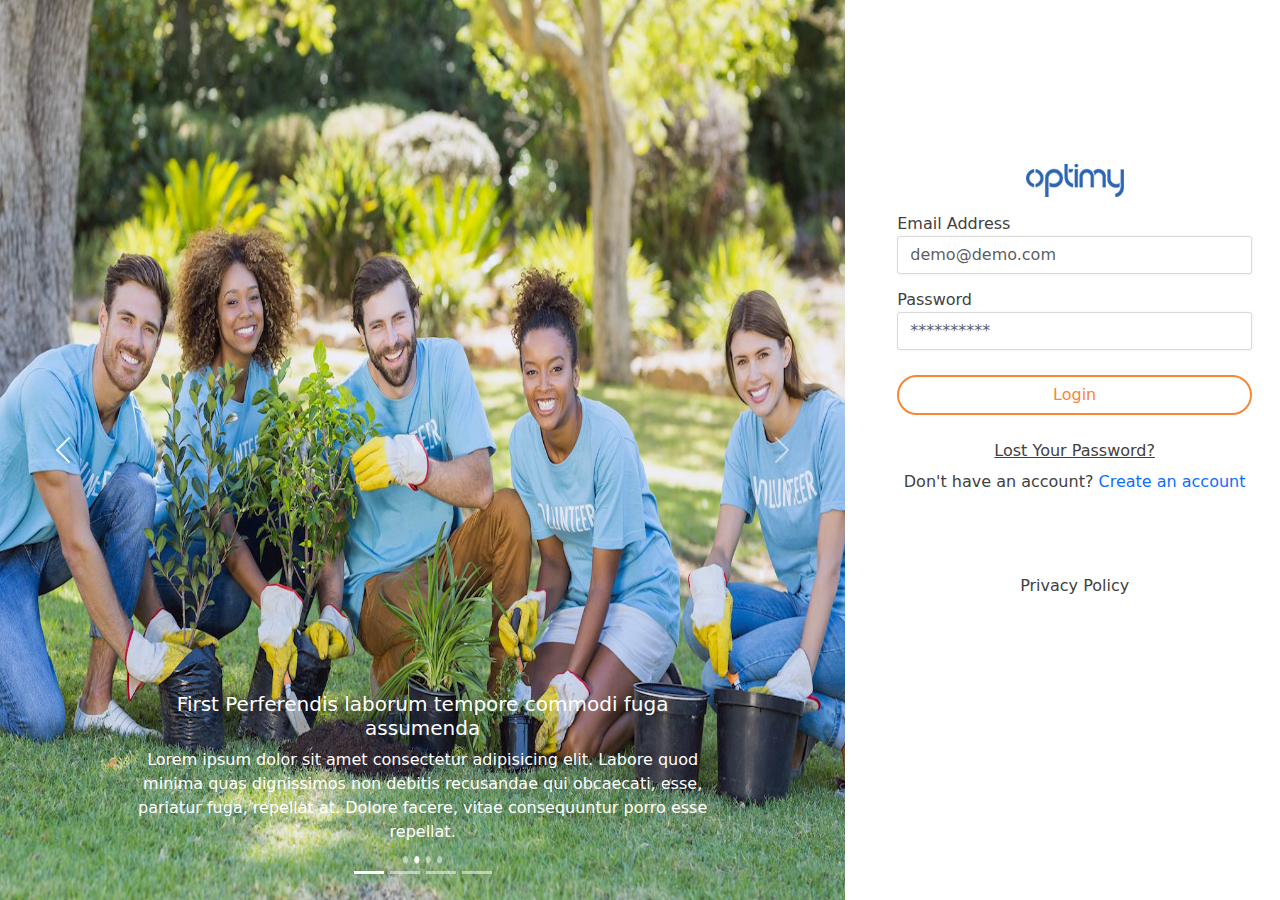
<file: index.html>
<!DOCTYPE html>
<html lang="en">

<head>
    <meta charset="UTF-8">
    <meta http-equiv="X-UA-Compatible" content="IE=edge">
    <meta name="viewport" content="width=device-width, initial-scale=1.0">
    <link href="css\bootstrap.min.css" rel="stylesheet">
    <link href="css\style.css" rel="stylesheet" type="text/css">
    <script src="js\bootstrap.min.js"></script>

    <title>Login Page</title>
</head>

<body>
    <div class="container-fluid gx-0">
        <div class="row">
            <div class="col-12 col-lg-8 ">
                <div id="carouselExampleCaptions" class="carousel slide">
                    <div class="carousel-indicators">
                        <button type="button" data-bs-target="#carouselExampleCaptions" data-bs-slide-to="0"
                            class="active" aria-current="true" aria-label="Slide 1"></button>
                        <button type="button" data-bs-target="#carouselExampleCaptions" data-bs-slide-to="1"
                            aria-label="Slide 2"></button>
                        <button type="button" data-bs-target="#carouselExampleCaptions" data-bs-slide-to="2"
                            aria-label="Slide 3"></button>
                        <button type="button" data-bs-target="#carouselExampleCaptions" data-bs-slide-to="3"
                            aria-label="Slide 4"></button>
                    </div>
                    <div class="carousel-inner">
                        <div class="carousel-item active">
                            <img src="images\Grow-Trees-On-the-path-to-environment-sustainability-login.png"
                                class="d-block w-100" alt="...">
                            <div class="carousel-caption d-none d-md-block">
                                <h5>First Perferendis laborum tempore commodi fuga assumenda</h5>
                                <p>Lorem ipsum dolor sit amet consectetur adipisicing elit. Labore quod minima quas
                                    dignissimos non debitis recusandae qui obcaecati, esse, pariatur fuga, repellat at.
                                    Dolore facere, vitae consequuntur porro esse repellat.</p>
                            </div>
                        </div>
                        <div class="carousel-item">
                            <img src="images/Animal-welfare-&-save-birds-campaign-1.png"
                                class="d-block w-100" alt="...">
                            <div class="carousel-caption d-none d-md-block">
                                <h5>Second Perferendis laborum tempore commodi fuga assumenda</h5>
                                <p>Lorem ipsum dolor sit amet consectetur adipisicing elit. Labore quod minima quas
                                    dignissimos non debitis recusandae qui obcaecati, esse, pariatur fuga, repellat at.
                                    Dolore facere, vitae consequuntur porro esse repellat.</p>
                            </div>
                        </div>
                        <div class="carousel-item">
                            <img src="images/CSR-initiative-stands-for-Coffee--and-Farmer-Equity-1.png"
                                class="d-block w-100" alt="...">
                            <div class="carousel-caption d-none d-md-block">
                                <h5>Third Perferendis laborum tempore commodi fuga assumenda</h5>
                                <p>Lorem ipsum dolor sit amet consectetur adipisicing elit. Labore quod minima quas
                                    dignissimos non debitis recusandae qui obcaecati, esse, pariatur fuga, repellat at.
                                    Dolore facere, vitae consequuntur porro esse repellat.</p>
                            </div>
                        </div>
                        <div class="carousel-item">
                            <img src="images\Grow-Trees-On-the-path-to-environment-sustainability-login.png"
                                class="d-block w-100" alt="...">
                            <div class="carousel-caption d-none d-md-block">
                                <h5>Forth Perferendis laborum tempore commodi fuga assumenda</h5>
                                <p>Lorem ipsum dolor sit amet consectetur adipisicing elit. Labore quod minima quas
                                    dignissimos non debitis recusandae qui obcaecati, esse, pariatur fuga, repellat at.
                                    Dolore facere, vitae consequuntur porro esse repellat.</p>
                            </div>
                        </div>
                    </div>
                    <button class="carousel-control-prev" type="button" data-bs-target="#carouselExampleCaptions"
                        data-bs-slide="prev">
                        <span class="carousel-control-prev-icon" aria-hidden="true"></span>
                        <span class="visually-hidden">Previous</span>
                    </button>
                    <button class="carousel-control-next" type="button" data-bs-target="#carouselExampleCaptions"
                        data-bs-slide="next">
                        <span class="carousel-control-next-icon" aria-hidden="true"></span>
                        <span class="visually-hidden">Next</span>
                    </button>
                </div>
            </div>
            <div class="col-12 col-lg-4">
                <div class="loginDiv">
                    <div class="imglogo">
                        <img src="images\logo.png">
                    </div>
                    <div class="email-div detailsloginpage">
                        <label class="lableLogin" id="emailText">Email Address</label>
                        <input type="text" class="form-control" id="emailAddress" placeholder="demo@demo.com">
                    </div>
                    <div class="password-div detailsloginpage">
                        <label class="lableLogin">Password</label>
                        <input type="password" class="form-control" id="password" placeholder="**********">
                    </div>
                    <div class="loginBtnDiv detailsloginpage">
                        <button type="button" class="btn btn-outline-warning loginBtn">Login</button>
                        <br>
                        <br>
                        <a href="forgotPassword.html" class="lableLogin">Lost Your Password?</a>
                        <label class="lableLogin">Don't have an account?
                            <a href="registration.html" style="text-decoration: none;">Create an account</a></label>
                    </div>
                </div>
                <div class="policy">
                    <br>
                    <br>
                    <br>
                    
                    <p id="privacy">Privacy Policy</p>
                </div>
            </div>
        </div>
    </div>





</body>

</html>
</file>
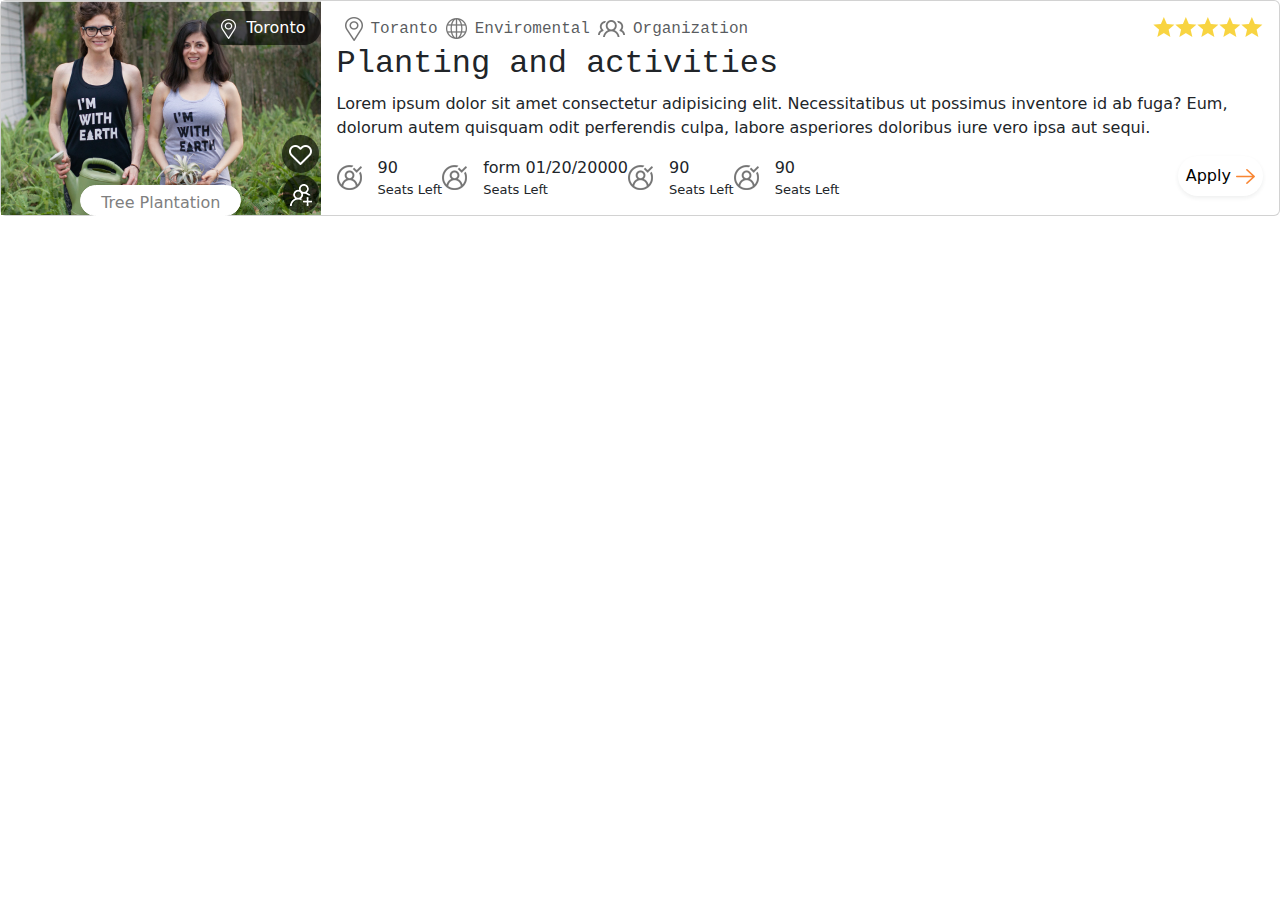
<file: card.html>
<!DOCTYPE html>
<html lang="en">

<head>
     <meta charset="UTF-8">
     <meta http-equiv="X-UA-Compatible" content="IE=edge">
     <meta name="viewport" content="width=device-width, initial-scale=1.0">
     <link rel="stylesheet" href="css/bootstrap.min.css">
     <link rel="stylesheet" href="js/bootstrap.min.js">
     <link rel="stylesheet" href="css/mission_landing_page.css">
     <title>Document</title>
</head>

<body>
     <div class="card mb-3">
          <div class="row g-0">
               <div class="col-md-3 ">
                    <div class="mission-image h-100">
                         <img src="images/CSR-initiative-stands-for-Coffee--and-Farmer-Equity-4.png"
                              class="img-fluid h-100 w-100" alt="...">
                         <div class="pin ">
                              <img src="images/pin.png" alt="" class="">&nbsp;
                              Toronto
                         </div>
                         <div class="favourite">
                              <img src="images/heart.png" alt="" class="mw-50 mh-50">
                         </div>
                         <div class="adduser">
                              <img src="images/user.png" alt="" class="mw-50 mh-50">
                         </div>
                         <div class="d-flex justify-content-center">
                              <p class="card-title position-absolute" id="list-card">Tree Plantation</p>
                         </div>
                    </div>
               </div>
               <div class="col-md-9">
                    <div class="card-body">
                         <div class="d-flex justify-content-between">
                              <div>
                                   <div class="d-flex text-muted font-monospace">
                                        <div>
                                             <img src="images/pin1.png" alt="" class="px-2 pb-0">Toranto
                                        </div>
                                        <div>
                                             <img src="images/web.png" alt="" class="px-2 pb-0">Enviromental
                                        </div>
                                        <div>
                                             <img src="images/organization.png" alt="" class="px-2 pb-0">Organization
                                        </div>
                                   </div>
                              </div>
                              <div>
                                   <div class="d-flex">
                                        <img src="images/selected-star.png" alt="">
                                        <img src="images/selected-star.png" alt="">
                                        <img src="images/selected-star.png" alt="">
                                        <img src="images/selected-star.png" alt="">
                                        <img src="images/selected-star.png" alt="">
                                   </div>
                              </div>
                         </div>
                         <div class="card-text pt-1">
                              <h2 class="font-monospace">Planting and activities</h2>
                              <p>Lorem ipsum dolor sit amet consectetur adipisicing elit. Necessitatibus ut possimus
                                   inventore id ab fuga? Eum, dolorum autem quisquam odit perferendis culpa, labore
                                   asperiores doloribus iure vero ipsa aut sequi.</p>
                         </div>
                         <div class="d-flex justify-content-between">

                              <div class="d-flex flex-grow-1">
                                   <div class="d-flex align-items-center">
                                        <div class="flex-shrink-0">
                                             <img src="images/Seats-left.png" alt="...">
                                        </div>
                                        <div class="d-flex flex-column flex-grow-1 ms-3">
                                             <div>90</div>
                                             <div style="font-size: small;">Seats Left</div>
                                        </div>
                                   </div>
                                   <div class="d-flex align-items-center">
                                        <div class="flex-shrink-0">
                                             <img src="images/Seats-left.png" alt="...">
                                        </div>
                                        <div class="d-flex flex-column flex-grow-1 ms-3">
                                             <div>form 01/20/20000</div>
                                             <div style="font-size: small;">Seats Left</div>
                                        </div>
                                   </div>
                                   <div class="d-flex align-items-center">
                                        <div class="flex-shrink-0">
                                             <img src="images/Seats-left.png" alt="...">
                                        </div>
                                        <div class="d-flex flex-column flex-grow-1 ms-3">
                                             <div>90</div>
                                             <div style="font-size: small;">Seats Left</div>
                                        </div>
                                   </div>
                                   <div class="d-flex align-items-center">
                                        <div class="flex-shrink-0">
                                             <img src="images/Seats-left.png" alt="...">
                                        </div>
                                        <div class="d-flex flex-column flex-grow-1 ms-3">
                                             <div>90</div>
                                             <div style="font-size: small;">Seats Left</div>
                                        </div>
                                   </div>
                              </div>

                              <div>
                                   <div class="d-flex justify-content-center">

                                        <button class="rounded-pill shadow-sm border-0 bg-transparent p-2">
                                             Apply <img src="images/right-arrow.png" alt="">
                                        </button>

                                   </div>
                              </div>
                         </div>
                    </div>
               </div>
          </div>
     </div>
</body>

</html>
</file>
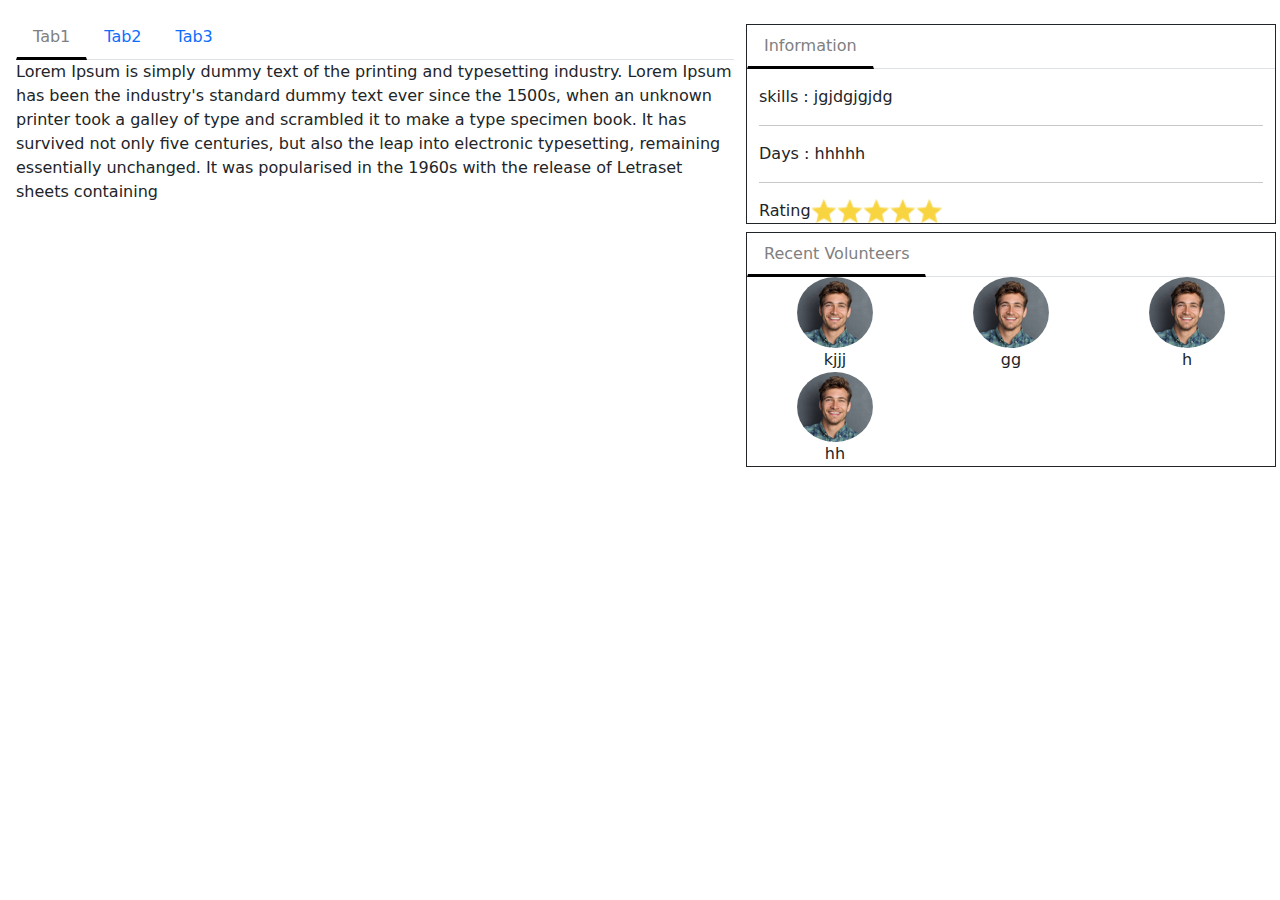
<file: CARDFORINFO.html>
<!DOCTYPE html>
<html lang="en">

<head>
     <meta charset="UTF-8">
     <meta http-equiv="X-UA-Compatible" content="IE=edge">
     <meta name="viewport" content="width=device-width, initial-scale=1.0">
     <link rel="stylesheet" href="css/bootstrap.min.css">

     <title>Document</title>
</head>
<style>
     .nav-tabs .nav-link:focus,
     .nav-tabs .nav-link:hover,
     .nav-tabs .nav-item.show .nav-link,
     .nav-tabs .nav-link.active {
          border-color: transparent;
          color: #505050;
     }

     .nav-tabs .nav-item.show .nav-link,
     .nav-tabs .nav-link.active {
          border-bottom: 3px solid black;
          color: gray;
          font-weight: 500;
     }
</style>

<body>
     <div class="container-fluid p-3">
          <div class="row">
               <div class="col-7">
                    <ul class="nav nav-tabs" id="myTab" role="tablist">
                         <li class="nav-item" role="presentation">
                              <button class="nav-link active" data-bs-toggle="tab" data-bs-target="#tab-1" type="button"
                                   role="tab" aria-controls="home" aria-selected="true">Tab1</button>
                         </li>
                         <li class="nav-item" role="presentation">
                              <button class="nav-link" data-bs-toggle="tab" data-bs-target="#tab-2" type="button"
                                   role="tab" aria-controls="profile" aria-selected="false">Tab2</button>
                         </li>
                         <li class="nav-item" role="presentation">
                              <button class="nav-link" data-bs-toggle="tab" data-bs-target="#tab-3" type="button"
                                   role="tab" aria-controls="contact" aria-selected="false">Tab3</button>
                         </li>
                    </ul>
                    <div class="tab-content" id="myTabContent">
                         <div class="tab-pane fade show active" id="tab-1" role="tabpanel">
                              Lorem Ipsum is simply dummy text of the printing and typesetting industry. Lorem
                              Ipsum has been the industry's standard
                              dummy text ever since the 1500s, when an unknown printer took a galley of type and
                              scrambled it to make a type specimen
                              book. It has survived not only five centuries, but also the leap into electronic
                              typesetting, remaining essentially
                              unchanged. It was popularised in the 1960s with the release of Letraset sheets
                              containing
                         </div>
                         <div class="tab-pane fade" id="tab-2" role="tabpanel">It
                              Lorem Ipsum is simply dummy text of the printing and typesetting industry. Lorem
                              Ipsum has been the industry's standard
                              dummy text ever since the 1500s, when an unknown printer took a galley of type and
                              scrambled it to make a type specimen
                              book. It has survived not only five centuries, but also the leap into electronic
                              typesetting, remaining essentially
                              unchanged. It was popularised in the 1960s with the release of Letraset sheets
                              containing
                         </div>
                         <div class="tab-pane fade" id="tab-3" role="tabpanel">
                              Lorem Ipsum is simply dummy text of the printing and typesetting industry. Lorem
                              Ipsum has been the industry's standard
                              dummy text ever since the 1500s, when an unknown printer took a galley of type and
                              scrambled it to make a type specimen
                              book. It has survived not only five centuries, but also the leap into electronic
                              typesetting, remaining essentially
                              unchanged. It was popularised in the 1960s with the release of Letraset sheets
                              containing
                         </div>
                    </div>
               </div>
               <div class="col-5 ">
                    <div class="row border border-dark mt-2">
                         <ul class="nav nav-tabs" id="myTab" role="tablist">
                              <li class="nav-item" role="presentation">
                                   <button class="nav-link active" data-bs-toggle="tab" data-bs-target="#tab-1"
                                        type="button" role="tab" aria-controls="home"
                                        aria-selected="true">Information</button>
                              </li>
                         </ul>
                         <div class="tab-content" id="myTabContent">
                              <div class="tab-pane fade show active" id="tab-1" role="tabpanel">
                                   <div class="d-flex flex-column mt-3">
                                        <div>skills : jgjdgjgjdg</div>
                                        <hr>
                                        <div>Days : hhhhh</div>
                                        <hr>
                                        <div class="d-flex">Rating <div class="d-flex">
                                                  <img src="images/selected-star.png" alt="" srcset="">
                                                  <img src="images/selected-star.png" alt="" srcset="">
                                                  <img src="images/selected-star.png" alt="" srcset="">
                                                  <img src="images/selected-star.png" alt="" srcset="">
                                                  <img src="images/selected-star.png" alt="" srcset="">
                                             </div>
                                        </div>
                                   </div>
                              </div>
                         </div>
                    </div>
                    <div class="row border border-dark mt-2">
                         <ul class="nav nav-tabs" id="myTab" role="tablist">
                              <li class="nav-item" role="presentation">
                                   <button class="nav-link active" data-bs-toggle="tab" data-bs-target="#tab-1"
                                        type="button" role="tab" aria-controls="home" aria-selected="true">Recent
                                        Volunteers</button>
                              </li>
                         </ul>
                         <div class="tab-content" id="myTabContent">
                              <div class="tab-pane fade show active" id="tab-1" role="tabpanel">
                                   <div class="row row-cols-lg-3 row-cols-md-2 row-cols-sm-2">
                                        <div class="col">
                                             <div class="d-flex flex-column justify-content-center">
                                                  <div class="d-flex justify-content-center">
                                                  <img src="images/volunteer1.png" alt="" class="rounded-circle w-50 h-50"
                                                       srcset="">
                                                  </div>
                                                  <div class="d-flex justify-content-center">kjjj</div>
                                             </div>
                                        </div>
                                        <div class="col">
                                             <div class="d-flex flex-column justify-content-center">
                                                  <div class="d-flex justify-content-center">
                                                  <img src="images/volunteer1.png" alt="" class="rounded-circle w-50 h-50"
                                                       srcset="">
                                                  </div>
                                                  <div class="d-flex justify-content-center">gg</div>
                                             </div>
                                        </div>
                                        <div class="col">
                                             <div class="d-flex flex-column justify-content-center">
                                                  <div class="d-flex justify-content-center">
                                                  <img src="images/volunteer1.png" alt="" class="rounded-circle w-50 h-50"
                                                       srcset="">
                                                  </div>
                                                  <div class="d-flex justify-content-center">h</div>
                                             </div>
                                        </div>
                                        <div class="col">
                                             <div class="d-flex flex-column justify-content-center">
                                                  <div class="d-flex justify-content-center">
                                                  <img src="images/volunteer1.png" alt="" class="rounded-circle w-50 h-50"
                                                       srcset="">
                                                  </div>
                                                  <div class="d-flex justify-content-center">hh</div>
                                             </div>
                                        </div>

                                       
                                   </div>
                              </div>
                         </div>
                    </div>
               </div>
          </div>
     </div>
</body>
<script src="js/bootstrap.bundle.min.js"></script>
<script src="js/bootstrap.min.js"></script>

</html>
</file>
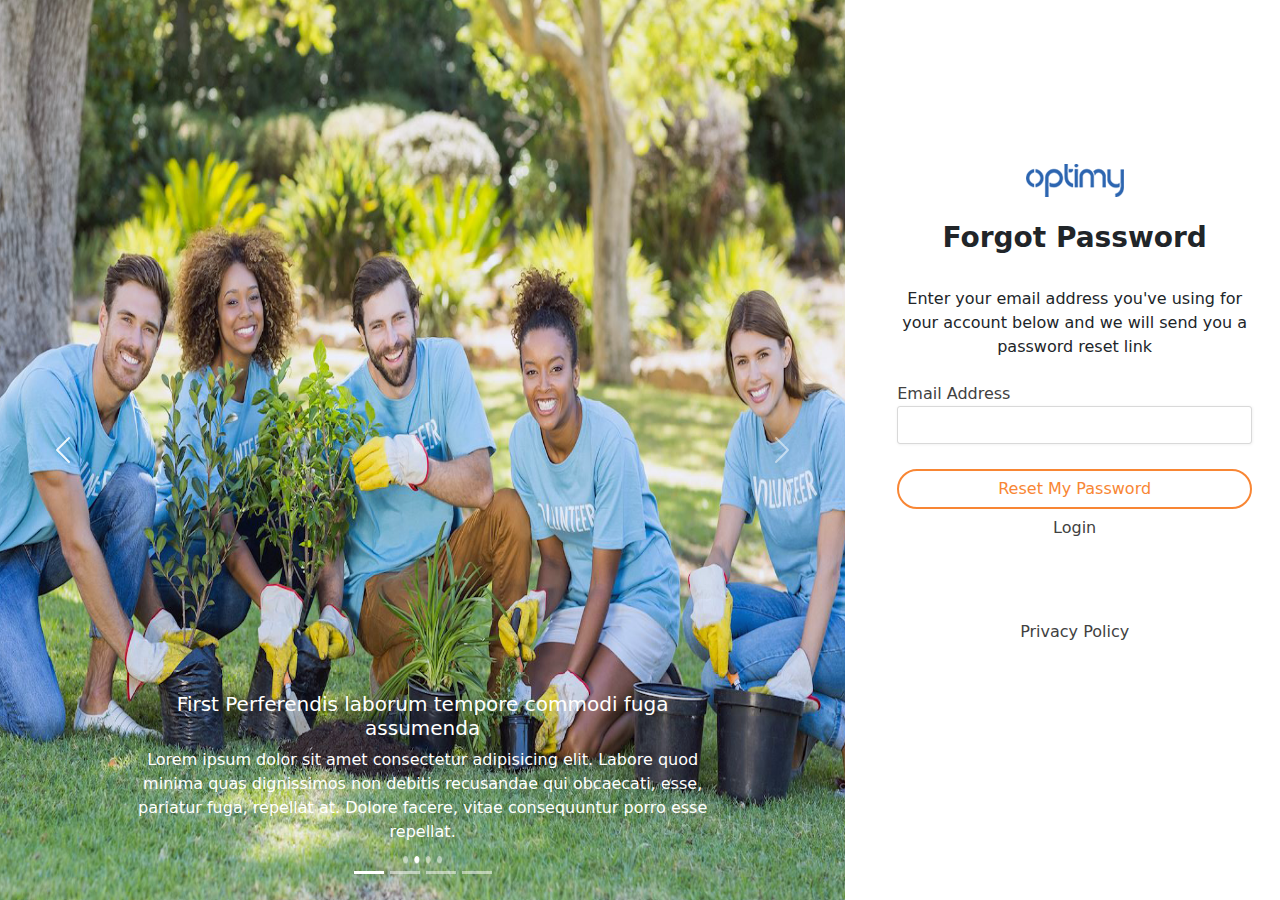
<file: forgotPassword.html>
<!DOCTYPE html>
<html lang="en">

<head>
    <meta charset="UTF-8">
    <meta http-equiv="X-UA-Compatible" content="IE=edge">
    <meta name="viewport" content="width=device-width, initial-scale=1.0">
    <link href="css\bootstrap.min.css" rel="stylesheet">
    <link href="css\style.css" rel="stylesheet" type="text/css">
    <script src="js\bootstrap.min.js"></script>

    <title>Login Page</title>
</head>

<body>
    <div class="container-fluid gx-0">
        <div class="row">
            <div class="col-12 col-lg-8 ">
                <div id="carouselExampleCaptions" class="carousel slide">
                    <div class="carousel-indicators">
                        <button type="button" data-bs-target="#carouselExampleCaptions" data-bs-slide-to="0"
                            class="active" aria-current="true" aria-label="Slide 1"></button>
                        <button type="button" data-bs-target="#carouselExampleCaptions" data-bs-slide-to="1"
                            aria-label="Slide 2"></button>
                        <button type="button" data-bs-target="#carouselExampleCaptions" data-bs-slide-to="2"
                            aria-label="Slide 3"></button>
                        <button type="button" data-bs-target="#carouselExampleCaptions" data-bs-slide-to="3"
                            aria-label="Slide 4"></button>
                    </div>
                    <div class="carousel-inner">
                        <div class="carousel-item active">
                            <img src="images\Grow-Trees-On-the-path-to-environment-sustainability-login.png"
                                class="d-block w-100" alt="...">
                            <div class="carousel-caption d-none d-md-block">
                                <h5>First Perferendis laborum tempore commodi fuga assumenda</h5>
                                <p>Lorem ipsum dolor sit amet consectetur adipisicing elit. Labore quod minima quas
                                    dignissimos non debitis recusandae qui obcaecati, esse, pariatur fuga, repellat at.
                                    Dolore facere, vitae consequuntur porro esse repellat.</p>
                            </div>
                        </div>
                        <div class="carousel-item">
                            <img src="images\Grow-Trees-On-the-path-to-environment-sustainability-login.png"
                                class="d-block w-100" alt="...">
                            <div class="carousel-caption d-none d-md-block">
                                <h5>Second Perferendis laborum tempore commodi fuga assumenda</h5>
                                <p>Lorem ipsum dolor sit amet consectetur adipisicing elit. Labore quod minima quas
                                    dignissimos non debitis recusandae qui obcaecati, esse, pariatur fuga, repellat at.
                                    Dolore facere, vitae consequuntur porro esse repellat.</p>
                            </div>
                        </div>
                        <div class="carousel-item">
                            <img src="images\Grow-Trees-On-the-path-to-environment-sustainability-login.png"
                                class="d-block w-100" alt="...">
                            <div class="carousel-caption d-none d-md-block">
                                <h5>Third Perferendis laborum tempore commodi fuga assumenda</h5>
                                <p>Lorem ipsum dolor sit amet consectetur adipisicing elit. Labore quod minima quas
                                    dignissimos non debitis recusandae qui obcaecati, esse, pariatur fuga, repellat at.
                                    Dolore facere, vitae consequuntur porro esse repellat.</p>
                            </div>
                        </div>
                        <div class="carousel-item">
                            <img src="images\Grow-Trees-On-the-path-to-environment-sustainability-login.png"
                                class="d-block w-100" alt="...">
                            <div class="carousel-caption d-none d-md-block">
                                <h5>Forth Perferendis laborum tempore commodi fuga assumenda</h5>
                                <p>Lorem ipsum dolor sit amet consectetur adipisicing elit. Labore quod minima quas
                                    dignissimos non debitis recusandae qui obcaecati, esse, pariatur fuga, repellat at.
                                    Dolore facere, vitae consequuntur porro esse repellat.</p>
                            </div>
                        </div>
                    </div>
                    <button class="carousel-control-prev" type="button" data-bs-target="#carouselExampleCaptions"
                        data-bs-slide="prev">
                        <span class="carousel-control-prev-icon" aria-hidden="true"></span>
                        <span class="visually-hidden">Previous</span>
                    </button>
                    <button class="carousel-control-next" type="button" data-bs-target="#carouselExampleCaptions"
                        data-bs-slide="next">
                        <span class="carousel-control-next-icon" aria-hidden="true"></span>
                        <span class="visually-hidden">Next</span>
                    </button>
                </div>
            </div>
            <div class="col-12 col-lg-4">
                <div class="loginDiv">
                    <div class="imglogo">
                        <img src="images\logo.png">
                        <br>
                        <br>
                        <h3><b>Forgot Password</b></h3>
                        <br>
                        <p>Enter your email address you've using for your account below and we will send you a password reset link</p>
                    </div>
                    <div class="email-div detailsloginpage">
                        <label class="lableLogin">Email Address</label>
                        <input type="text" class="form-control" id="emailAddress">
                    </div>
                    <div class="loginBtnDiv detailsloginpage">
                        <button type="button" class="btn btn-outline-warning loginBtn">Reset My Password</button>
                        <br>
                        <a href="index.html"><label class="lableLogin">Login</label></a>
                    </div>
                </div>
                <div class="policy">
                    <br>
                    <br>
                    <br>
                    
                    <p id="privacy">Privacy Policy</p>
                </div>
            </div>
        </div>
    </div>





</body>

</html>
</file>
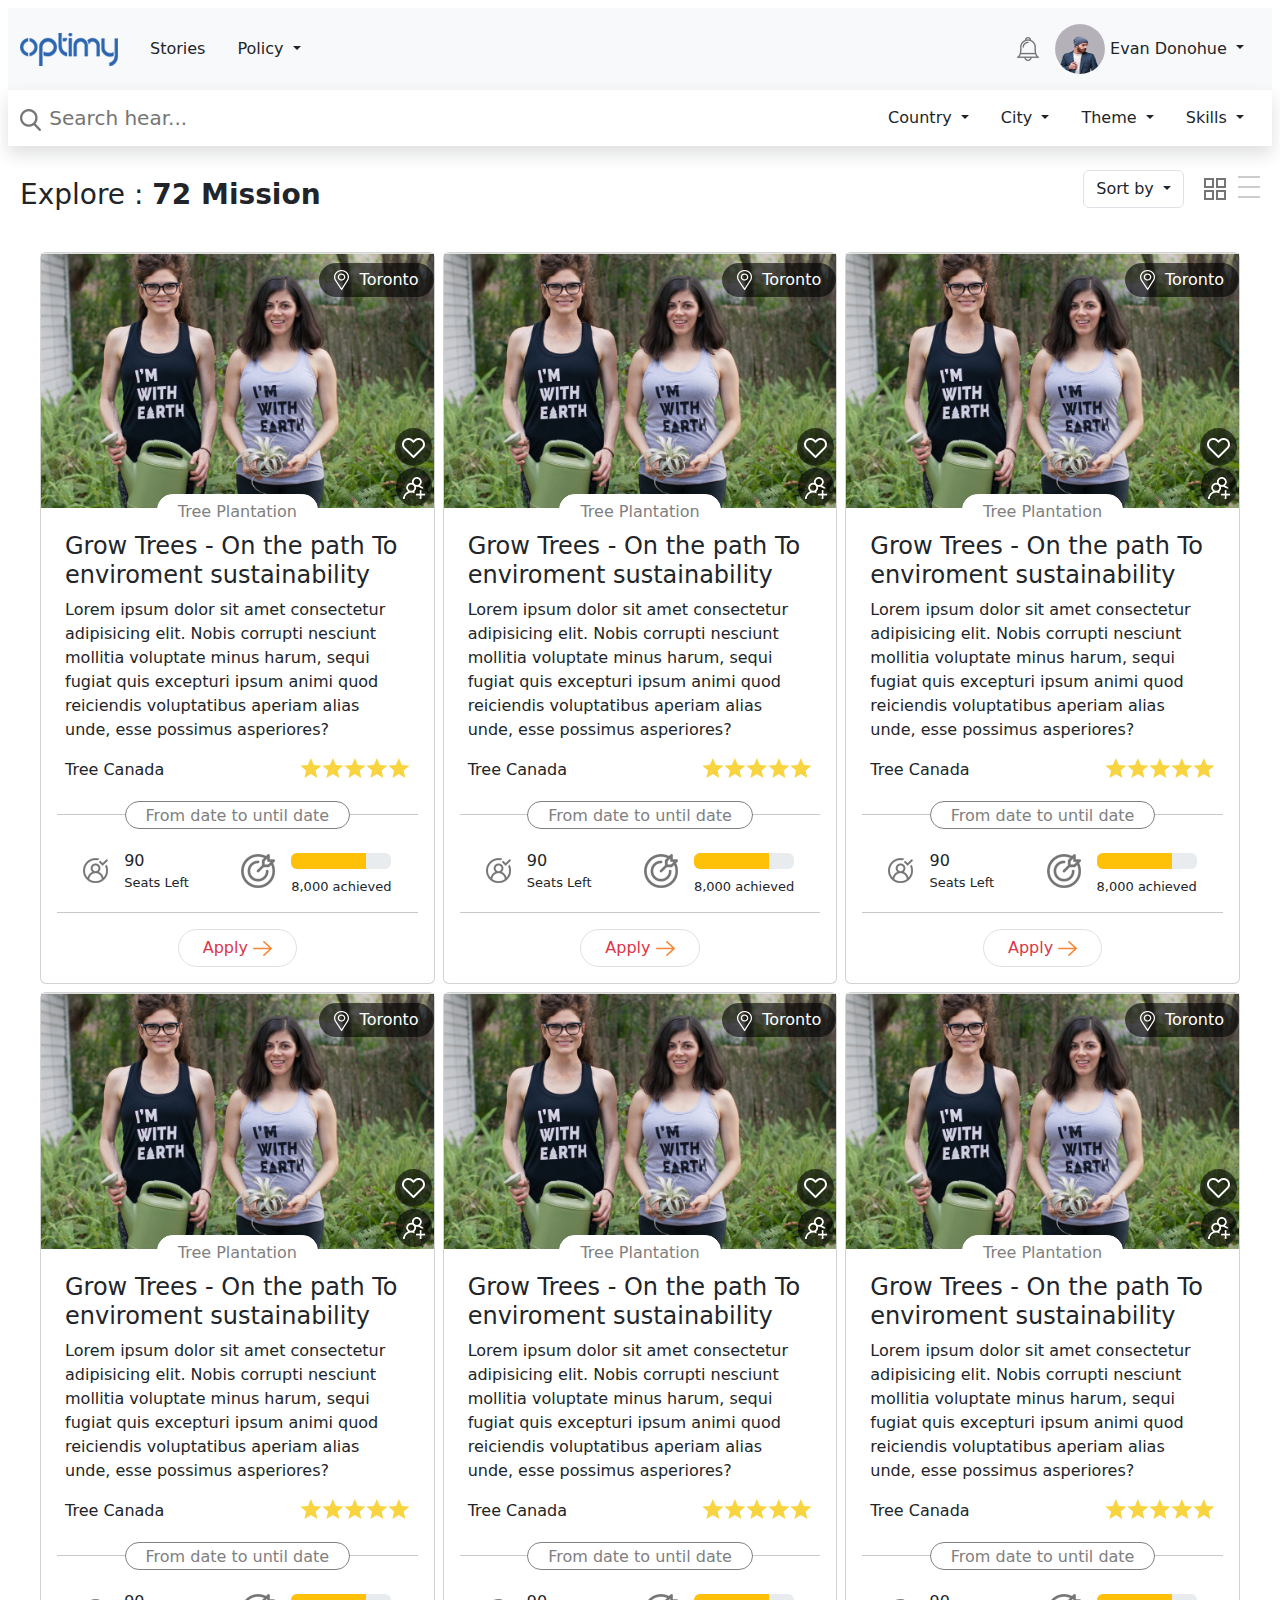
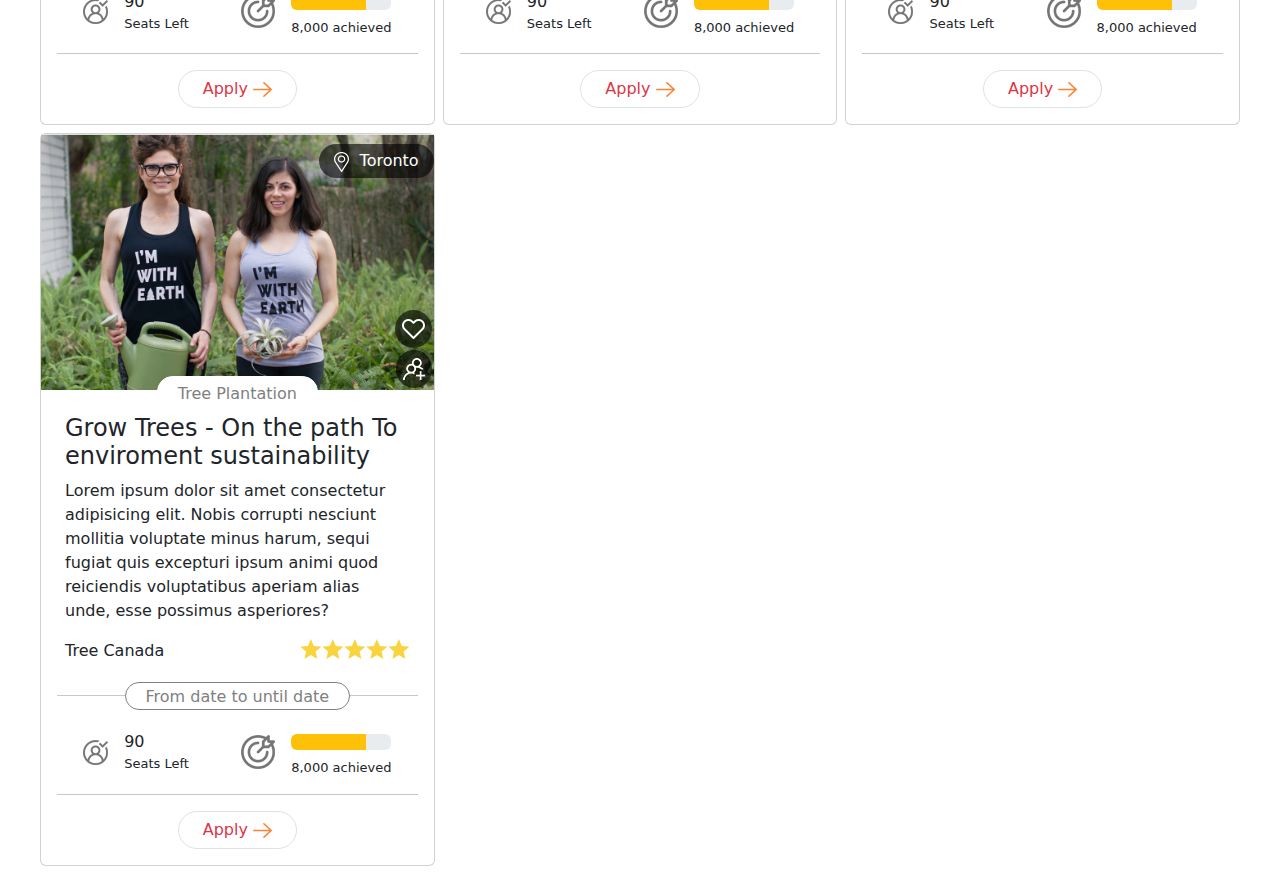
<file: missionLanding.html>
<!DOCTYPE html>
<html>

<head>
     <meta charset="utf-8" />
     <meta http-equiv="X-UA-Compatible" content="IE=edge" />
     <title>Page Title</title>
     <meta name="viewport" content="width=device-width, initial-scale=1" />
     <link rel="stylesheet" type="text/css" media="screen" href="./css/bootstrap.min.css" />
     <link rel="stylesheet" href="css/mission_landing_page.css" />
     <script src="./js/bootstrap.bundle.min.js"></script>
     <link rel="stylesheet" href="https://cdn.jsdelivr.net/npm/bootstrap-icons@1.10.3/font/bootstrap-icons.css" />
     <script src="https://ajax.googleapis.com/ajax/libs/jquery/3.6.3/jquery.min.js"></script>

</head>

<body class="pt-0 pb-0 m-2">
     <!--Container For Nav BAr ------------------------------------------------------------------------------------->
     <div class="container-fluid g-0">
          <!-- NavBar 1------------------------------------------------------------------------------------------->
          <nav class="navbar navbar-expand-md navbar-light bg-light">
               <div class="container-fluid">
                    <button class="btn btn-primary navbar-toggler border-0" type="button" data-bs-toggle="offcanvas"
                         data-bs-target="#offcanvasExample " aria-controls="offcanvasExample " aria-expanded="false">
                         <span class="navbar-toggler-icon border-0"></span>
                    </button>
                    <a class="navbar-brand">
                         <img src="images/logo.png" alt="logo" class="mw-100" />
                    </a>
                    <div class="collapse navbar-collapse offcanvas offcanvas-top" tabindex="-1" id="offcanvasExample"
                         aria-labelledby="offcanvasExampleLabel">
                         <div class="offcanvas-header">
                              <button type="button" class="btn-close text-reset" data-bs-dismiss="offcanvas"
                                   aria-label="Close"></button>
                         </div>
                         <ul class="navbar-nav me-auto mb-2 mb-lg-0">
                              <li class="nav-item dropdown">
                                   <div class="align-content-center">
                                        <a class="nav-link border-0 bg-transparent p-3 text-dark">
                                             Stories
                                        </a>
                                   </div>
                              </li>
                              <li class="nav-item dropdown">
                                   <button class="nav-link dropdown-toggle border-0 bg-transparent p-3 text-dark"
                                        id="navbarDropdown" role="button" data-bs-toggle="dropdown"
                                        aria-expanded="false">
                                        Policy
                                   </button>
                                   <ul class="dropdown-menu" aria-labelledby="navbarDropdown">
                                        <li><a class="dropdown-item" href="#">Action</a></li>
                                        <li><a class="dropdown-item" href="#">Another action</a>
                                        </li>
                                        <li>
                                             <hr class="dropdown-divider" />
                                        </li>
                                        <li>
                                             <a class="dropdown-item" href="#">Something else
                                                  here</a>
                                        </li>
                                   </ul>
                              </li>
                         </ul>
                    </div>
                    <div class="d-flex">
                         <div class="my-auto">
                              <img src="images/bell.png" />
                         </div>
                         <ul class="nav me-auto mb-2 mb-lg-0">
                              <li class="nav-item dropdown">
                                   <a class="nav-link dropdown-toggle text-dark" href="#" id="navbarDropdown"
                                        role="button" data-bs-toggle="dropdown" aria-expanded="false">
                                        <img src="images/user-img.png" class="profile-img rounded-circle"
                                             style="width: 50px; height: 50px" />
                                        <label id="chumantar">Evan Donohue</label>
                                   </a>
                                   <ul class="dropdown-menu dropdown-menu-end" aria-labelledby="navbarDropdown">
                                        <li><a class="dropdown-item" href="#">Dashboard</a></li>
                                        <li><a class="dropdown-item" href="#">Add Profile</a>
                                        </li>
                                        <li>
                                             <a class="dropdown-item" href="#">Volunteering
                                                  Timesheet</a>
                                        </li>
                                        <li><a class="dropdown-item" href="#">Log Out</a></li>
                                   </ul>
                              </li>
                         </ul>
                    </div>
               </div>
          </nav>
          <!-- NavBar 2------------------------------------------------------------------------------------------>
          <nav
               class="navbar navbar-expand-md navbar-light bg-light justify-content-around shadow p-0 pb-0 pt-0 bg-body">
               <div class="container-fluid">
                    <div class="m-0 w-50">
                         <a class="navbar-brand">
                              <img src="./images/search.png" alt="logo" class="mw-100" />
                              <input type="text" placeholder="Search hear..." class="border-0 bg-transparent mw-100" />
                         </a>
                    </div>



                    <div class="d-flex justify-content-end">
                         <div class="collapse navbar-collapse offcanvas d-flex offcanvas-end " tabindex="-1"
                              id="offcanvasExample1" aria-labelledby="offcanvasExampleLabel1">
                              <div class="offcanvas-header">
                                   <button type="button" class="btn-close text-reset" data-bs-dismiss="offcanvas"
                                        aria-label="Close"></button>
                              </div>
                              <ul class="navbar-nav me-auto mb-2 mb-lg-0">
                                   <li class="nav-item dropdown">
                                        <button class="nav-link dropdown-toggle border-0 bg-transparent p-3 text-dark"
                                             id="navbarDropdown" role="button" data-bs-toggle="dropdown"
                                             aria-expanded="false">
                                             Country
                                        </button>
                                        <ul class="dropdown-menu" aria-labelledby="navbarDropdown">
                                             <li class="mx-1">
                                                  <div class="form-check">
                                                       <input class="form-check-input checkbox" type="checkbox"
                                                            value="country 1" id="flexCheckDefault">
                                                       <label class="form-check-label" for="flexCheckDefault">
                                                            country 1
                                                       </label>
                                                  </div>
                                             </li>
                                             <li class="mx-1">
                                                  <div class="form-check">
                                                       <input class="form-check-input checkbox" type="checkbox"
                                                            value="country 2" id="flexCheckDefault">
                                                       <label class="form-check-label" for="flexCheckDefault">
                                                            country 2
                                                       </label>
                                                  </div>
                                             </li>
                                             <li class="mx-1">
                                                  <div class="form-check">
                                                       <input class="form-check-input checkbox" type="checkbox"
                                                            value="country 3" id="flexCheckDefault">
                                                       <label class="form-check-label" for="flexCheckDefault">
                                                            country 3
                                                       </label>
                                                  </div>
                                             </li>
                                        </ul>
                                   </li>
                                   <li class="nav-item dropdown">
                                        <button class="nav-link dropdown-toggle border-0 bg-transparent p-3 text-dark"
                                             id="navbarDropdown" role="button" data-bs-toggle="dropdown"
                                             aria-expanded="false">
                                             City
                                        </button>
                                        <ul class="dropdown-menu" aria-labelledby="navbarDropdown">
                                             <li class="mx-1">
                                                  <div class="form-check">
                                                       <input class="form-check-input checkbox" type="checkbox"
                                                            value="City 1" id="flexCheckDefault">
                                                       <label class="form-check-label" for="flexCheckDefault">
                                                            City 1
                                                       </label>
                                                  </div>
                                             </li>
                                             <li class="mx-1">
                                                  <div class="form-check">
                                                       <input class="form-check-input checkbox" type="checkbox"
                                                            value="City 2" id="flexCheckDefault">
                                                       <label class="form-check-label" for="flexCheckDefault">
                                                            City 2
                                                       </label>
                                                  </div>
                                             </li>
                                             <li class="mx-1">
                                                  <div class="form-check">
                                                       <input class="form-check-input checkbox" type="checkbox"
                                                            value="City 3" id="flexCheckDefault">
                                                       <label class="form-check-label" for="flexCheckDefault">
                                                            City 3
                                                       </label>
                                                  </div>
                                             </li>
                                             <li class="mx-1">
                                                  <div class="form-check">
                                                       <input class="form-check-input checkbox" type="checkbox"
                                                            value="City 4" id="flexCheckDefault">
                                                       <label class="form-check-label" for="flexCheckDefault">
                                                            City 4
                                                       </label>
                                                  </div>
                                             </li>
                                        </ul>
                                   </li>
                                   <li class="nav-item dropdown">
                                        <button class="nav-link dropdown-toggle border-0 bg-transparent p-3 text-dark"
                                             id="navbarDropdown" role="button" data-bs-toggle="dropdown"
                                             aria-expanded="false">
                                             Theme
                                        </button>
                                        <ul class="dropdown-menu" aria-labelledby="navbarDropdown">
                                             <li class="mx-1">
                                                  <div class="form-check">
                                                       <input class="form-check-input checkbox" type="checkbox"
                                                            value="Theme 1" id="flexCheckDefault">
                                                       <label class="form-check-label" for="flexCheckDefault">
                                                            Theme 1
                                                       </label>
                                                  </div>
                                             </li>
                                             <li class="mx-1">
                                                  <div class="form-check">
                                                       <input class="form-check-input checkbox" type="checkbox"
                                                            value="Theme 2" id="flexCheckDefault">
                                                       <label class="form-check-label" for="flexCheckDefault">
                                                            Theme 2
                                                       </label>
                                                  </div>
                                             </li>
                                             <li class="mx-1">
                                                  <div class="form-check">
                                                       <input class="form-check-input checkbox" type="checkbox"
                                                            value="Theme 3" id="flexCheckDefault">
                                                       <label class="form-check-label" for="flexCheckDefault">
                                                            Theme 3
                                                       </label>
                                                  </div>
                                             </li>
                                             <li class="mx-1">
                                                  <div class="form-check">
                                                       <input class="form-check-input checkbox" type="checkbox"
                                                            value="Theme 4" id="flexCheckDefault">
                                                       <label class="form-check-label" for="flexCheckDefault">
                                                            Theme 4
                                                       </label>
                                                  </div>
                                             </li>
                                             <li class="mx-1">
                                                  <div class="form-check">
                                                       <input class="form-check-input checkbox" type="checkbox"
                                                            value="Theme 5" id="flexCheckDefault">
                                                       <label class="form-check-label" for="flexCheckDefault">
                                                            Theme 5
                                                       </label>
                                                  </div>
                                             </li>
                                        </ul>
                                   </li>
                                   <li class="nav-item dropdown">
                                        <button class="nav-link dropdown-toggle border-0 bg-transparent p-3 text-dark"
                                             id="navbarDropdown" role="button" data-bs-toggle="dropdown"
                                             aria-expanded="false">
                                             Skills
                                        </button>
                                        <ul class="dropdown-menu dropdown-menu-end" aria-labelledby="navbarDropdown">
                                             <li class="mx-1">
                                                  <div class="form-check">
                                                       <input class="form-check-input checkbox" type="checkbox"
                                                            value="Skill 1" id="flexCheckDefault">
                                                       <label class="form-check-label" for="flexCheckDefault">
                                                            Skill 1
                                                       </label>
                                                  </div>
                                             </li>
                                             <li class="mx-1">
                                                  <div class="form-check">
                                                       <input class="form-check-input checkbox" type="checkbox"
                                                            value="Skill 2" id="flexCheckDefault">
                                                       <label class="form-check-label" for="flexCheckDefault">
                                                            Skill 2
                                                       </label>
                                                  </div>
                                             </li>
                                             <li class="mx-1">
                                                  <div class="form-check">
                                                       <input class="form-check-input checkbox" type="checkbox"
                                                            value="Skill 3" id="flexCheckDefault">
                                                       <label class="form-check-label" for="flexCheckDefault">
                                                            Skill 3
                                                       </label>
                                                  </div>
                                             </li>
                                             <li class="mx-1">
                                                  <div class="form-check">
                                                       <input class="form-check-input checkbox" type="checkbox"
                                                            value="Skill 4" id="flexCheckDefault">
                                                       <label class="form-check-label" for="flexCheckDefault">
                                                            Skill 4
                                                       </label>
                                                  </div>
                                             </li>
                                             <li class="mx-1">
                                                  <div class="form-check">
                                                       <input class="form-check-input checkbox" type="checkbox"
                                                            value="Skill 5" id="flexCheckDefault">
                                                       <label class="form-check-label" for="flexCheckDefault">
                                                            Skill 5
                                                       </label>
                                                  </div>
                                             </li>
                                        </ul>
                                   </li>
                              </ul>
                         </div>
                    </div>
                    <button class="btn btn-primary navbar-toggler border-0" type="button" data-bs-toggle="offcanvas"
                         data-bs-target="#offcanvasExample1 " aria-controls="offcanvasExample1 " aria-expanded="false"
                         style="height: 50px">
                         <span class="border-0"><img src="./images/filter.png" alt="filter" /></span>
                    </button>
               </div>
          </nav>

          <!-- Fliter Points------------------------------------------------------------------------------------->
          <div class="container-fluid mt-2">
               <div class="d-flex filters-section flex-wrap mt-2"></div>
          </div>
          <!-- Mission Header and list grid View ------------------------------------------------------------------>
          <div class="container-fluid d-flex justify-content-between mt-3">
               <div class="mt-2">
                    <span>
                         <h3>Explore : <b>72 Mission</b></h3>
                    </span>
               </div>
               <div class="d-flex justify-content-between">
                    <div class="dropdown mx-2">
                         <button class="btn bg-transparent border dropdown-toggle" type="button"
                              id="dropdownMenuButton1" data-bs-toggle="dropdown" aria-expanded="false">
                              Sort by
                         </button>
                         <ul class="dropdown-menu" aria-labelledby="dropdownMenuButton1">
                              <li><a class="dropdown-item" href="#">country</a></li>
                              <li><a class="dropdown-item" href="#">city</a></li>
                              <li><a class="dropdown-item" href="#">Organization</a></li>
                         </ul>
                    </div>
                    <div class="d-flex justify-content-between mt-1">
                         <a class="border-0 text-decoration-none mx-2" id="gridViewBtn" onclick="opengrid()"><img src="./images/grid.png"
                                 id="chumantar"  alt="" srcset="" /></a>
                         <a class="border-0 text-decoration-none" onclick="openlist()"><img src="./images/list.png"
                              id="chumantar" alt="" srcset="" /></a>
                    </div>
               </div>
          </div>
          <div class="container-fluid mt-4 gridview" id="gridview">
               <div class="row row-cols-1 row-cols-sm-2 row-cols-md-3 g-2 m-3">
                    <div class="col">
                         <div class="card">
                              <!-- ./images -------------------------------------------------------------------------------->
                              <div class="mission-image">
                                   <img src="./images/CSR-initiative-stands-for-Coffee--and-Farmer-Equity-4.png" alt=""
                                        class="w-100" />
                                   <div class="pin">
                                        <img src="./images/pin.png" alt="" class="" />&nbsp; Toronto
                                   </div>
                                   <div class="favourite">
                                        <img src="./images/heart.png" alt="" class="mw-50 mh-50" />
                                   </div>
                                   <div class="adduser">
                                        <img src="./images/user.png" alt="" class="mw-50 mh-50" />
                                   </div>
                              </div>
                              <!-- Card Body ---------------------------------------------------------------------------->
                              <div class="card-body">
                                   <div class="d-flex justify-content-center">
                                        <p class="card-title position-absolute">Tree Plantation</p>
                                   </div>
                                   <div class="m-2">
                                        <h4 class="card-text">
                                             Grow Trees - On the path To enviroment sustainability
                                        </h4>
                                        <p>
                                             Lorem ipsum dolor sit amet consectetur adipisicing elit.
                                             Nobis corrupti nesciunt mollitia voluptate minus harum,
                                             sequi fugiat quis excepturi ipsum animi quod reiciendis
                                             voluptatibus aperiam alias unde, esse possimus asperiores?
                                        </p>
                                        <div class="d-flex justify-content-between">
                                             <p>Tree Canada</p>
                                             <div>
                                                  <div class="d-flex">
                                                       <img src="./images/selected-star.png" alt=""
                                                            class="mw-100" /><img src="./images/selected-star.png"
                                                            alt="" /><img src="./images/selected-star.png" alt="" /><img
                                                            src="./images/selected-star.png" alt="" /><img
                                                            src="./images/selected-star.png" alt="" />
                                                  </div>
                                             </div>
                                        </div>
                                   </div>
                                   <hr />
                                   <div class="d-flex justify-content-center">
                                        <p class="DateTime-title">From date to until date</p>
                                   </div>
                                   <div class="d-flex flex-column flex-md-row flex-lg-row flex-xl-row justify-content-around">
                                        <div class="d-flex justify-content-center flex-grow-1">
                                             <div class="flex-shrink-0 align-self-center">
                                                  <img src="images/Seats-left.png" alt="..."  />
                                             </div>
                                             <div class="d-flex flex-column ms-3 align-self-center">
                                                  <div>90</div>
                                                  <div style="font-size: small">Seats Left</div>
                                             </div>
                                        </div>
          
                                        <div class="d-flex justify-content-center flex-grow-1">
                                             <div class="flex-shrink-0 align-self-center">
                                                  <img src="images/mission.png" alt="..."  />
                                             </div>
                                             <div class="d-flex flex-column ms-3 align-self-center pt-2">
                                                  <div class="progress">
                                                       <div class="progress-bar bg-warning" role="progressbar" style="width: 75%"
                                                            aria-valuenow="75" aria-valuemin="0" aria-valuemax="100"></div>
                                                  </div>
                                                  <div style="font-size: small" class="pt-2">8,000 achieved</div>
                                             </div>
                                        </div>
                                   </div>
                                   <hr />
                                   <div class="d-flex justify-content-center">
                                        <a class="btn border text-danger bg-gradient rounded-pill px-4">Apply <img
                                                  src="./images/right-arrow.png" alt="" /></a>
                                   </div>
                              </div>
                         </div>
                    </div>
                    <div class="col">
                         <div class="card">
                              <!-- ./images -------------------------------------------------------------------------------->
                              <div class="mission-image">
                                   <img src="./images/CSR-initiative-stands-for-Coffee--and-Farmer-Equity-4.png" alt=""
                                        class="w-100" />
                                   <div class="pin">
                                        <img src="./images/pin.png" alt="" class="" />&nbsp; Toronto
                                   </div>
                                   <div class="favourite">
                                        <img src="./images/heart.png" alt="" class="mw-50 mh-50" />
                                   </div>
                                   <div class="adduser">
                                        <img src="./images/user.png" alt="" class="mw-50 mh-50" />
                                   </div>
                              </div>
                              <!-- Card Body ---------------------------------------------------------------------------->
                              <div class="card-body">
                                   <div class="d-flex justify-content-center">
                                        <p class="card-title position-absolute">Tree Plantation</p>
                                   </div>
                                   <div class="m-2">
                                        <h4 class="card-text">
                                             Grow Trees - On the path To enviroment sustainability
                                        </h4>
                                        <p>
                                             Lorem ipsum dolor sit amet consectetur adipisicing elit.
                                             Nobis corrupti nesciunt mollitia voluptate minus harum,
                                             sequi fugiat quis excepturi ipsum animi quod reiciendis
                                             voluptatibus aperiam alias unde, esse possimus asperiores?
                                        </p>
                                        <div class="d-flex justify-content-between">
                                             <p>Tree Canada</p>
                                             <div>
                                                  <div class="d-flex">
                                                       <img src="./images/selected-star.png" alt=""
                                                            class="mw-100" /><img src="./images/selected-star.png"
                                                            alt="" /><img src="./images/selected-star.png" alt="" /><img
                                                            src="./images/selected-star.png" alt="" /><img
                                                            src="./images/selected-star.png" alt="" />
                                                  </div>
                                             </div>
                                        </div>
                                   </div>
                                   <hr />
                                   <div class="d-flex justify-content-center">
                                        <p class="DateTime-title">From date to until date</p>
                                   </div>
                                   <div class="d-flex flex-column flex-md-row flex-lg-row flex-xl-row justify-content-around">
                                        <div class="d-flex justify-content-center flex-grow-1">
                                             <div class="flex-shrink-0 align-self-center">
                                                  <img src="images/Seats-left.png" alt="..."  />
                                             </div>
                                             <div class="d-flex flex-column ms-3 align-self-center">
                                                  <div>90</div>
                                                  <div style="font-size: small">Seats Left</div>
                                             </div>
                                        </div>
          
                                        <div class="d-flex justify-content-center flex-grow-1">
                                             <div class="flex-shrink-0 align-self-center">
                                                  <img src="images/mission.png" alt="..."  />
                                             </div>
                                             <div class="d-flex flex-column ms-3 align-self-center pt-2">
                                                  <div class="progress">
                                                       <div class="progress-bar bg-warning" role="progressbar" style="width: 75%"
                                                            aria-valuenow="75" aria-valuemin="0" aria-valuemax="100"></div>
                                                  </div>
                                                  <div style="font-size: small" class="pt-2">8,000 achieved</div>
                                             </div>
                                        </div>
                                   </div>
                                   <hr />
                                   <div class="d-flex justify-content-center">
                                        <a class="btn border text-danger bg-gradient rounded-pill px-4">Apply <img
                                                  src="./images/right-arrow.png" alt="" /></a>
                                   </div>
                              </div>
                         </div>
                    </div>
                    <div class="col">
                         <div class="card">
                              <!-- ./images -------------------------------------------------------------------------------->
                              <div class="mission-image">
                                   <img src="./images/CSR-initiative-stands-for-Coffee--and-Farmer-Equity-4.png" alt=""
                                        class="w-100" />
                                   <div class="pin">
                                        <img src="./images/pin.png" alt="" class="" />&nbsp; Toronto
                                   </div>
                                   <div class="favourite">
                                        <img src="./images/heart.png" alt="" class="mw-50 mh-50" />
                                   </div>
                                   <div class="adduser">
                                        <img src="./images/user.png" alt="" class="mw-50 mh-50" />
                                   </div>
                              </div>
                              <!-- Card Body ---------------------------------------------------------------------------->
                              <div class="card-body">
                                   <div class="d-flex justify-content-center">
                                        <p class="card-title position-absolute">Tree Plantation</p>
                                   </div>
                                   <div class="m-2">
                                        <h4 class="card-text">
                                             Grow Trees - On the path To enviroment sustainability
                                        </h4>
                                        <p>
                                             Lorem ipsum dolor sit amet consectetur adipisicing elit.
                                             Nobis corrupti nesciunt mollitia voluptate minus harum,
                                             sequi fugiat quis excepturi ipsum animi quod reiciendis
                                             voluptatibus aperiam alias unde, esse possimus asperiores?
                                        </p>
                                        <div class="d-flex justify-content-between">
                                             <p>Tree Canada</p>
                                             <div>
                                                  <div class="d-flex">
                                                       <img src="./images/selected-star.png" alt=""
                                                            class="mw-100" /><img src="./images/selected-star.png"
                                                            alt="" /><img src="./images/selected-star.png" alt="" /><img
                                                            src="./images/selected-star.png" alt="" /><img
                                                            src="./images/selected-star.png" alt="" />
                                                  </div>
                                             </div>
                                        </div>
                                   </div>
                                   <hr />
                                   <div class="d-flex justify-content-center">
                                        <p class="DateTime-title">From date to until date</p>
                                   </div>
                                   <div class="d-flex flex-column flex-md-row flex-lg-row flex-xl-row justify-content-around">
                                        <div class="d-flex justify-content-center flex-grow-1">
                                             <div class="flex-shrink-0 align-self-center">
                                                  <img src="images/Seats-left.png" alt="..."  />
                                             </div>
                                             <div class="d-flex flex-column ms-3 align-self-center">
                                                  <div>90</div>
                                                  <div style="font-size: small">Seats Left</div>
                                             </div>
                                        </div>
          
                                        <div class="d-flex justify-content-center flex-grow-1">
                                             <div class="flex-shrink-0 align-self-center">
                                                  <img src="images/mission.png" alt="..."  />
                                             </div>
                                             <div class="d-flex flex-column ms-3 align-self-center pt-2">
                                                  <div class="progress">
                                                       <div class="progress-bar bg-warning" role="progressbar" style="width: 75%"
                                                            aria-valuenow="75" aria-valuemin="0" aria-valuemax="100"></div>
                                                  </div>
                                                  <div style="font-size: small" class="pt-2">8,000 achieved</div>
                                             </div>
                                        </div>
                                   </div>
                                   <hr />
                                   <div class="d-flex justify-content-center">
                                        <a class="btn border text-danger bg-gradient rounded-pill px-4">Apply <img
                                                  src="./images/right-arrow.png" alt="" /></a>
                                   </div>
                              </div>
                         </div>
                    </div>
                    <div class="col">
                         <div class="card">
                              <!-- ./images -------------------------------------------------------------------------------->
                              <div class="mission-image">
                                   <img src="./images/CSR-initiative-stands-for-Coffee--and-Farmer-Equity-4.png" alt=""
                                        class="w-100" />
                                   <div class="pin">
                                        <img src="./images/pin.png" alt="" class="" />&nbsp; Toronto
                                   </div>
                                   <div class="favourite">
                                        <img src="./images/heart.png" alt="" class="mw-50 mh-50" />
                                   </div>
                                   <div class="adduser">
                                        <img src="./images/user.png" alt="" class="mw-50 mh-50" />
                                   </div>
                              </div>
                              <!-- Card Body ---------------------------------------------------------------------------->
                              <div class="card-body">
                                   <div class="d-flex justify-content-center">
                                        <p class="card-title position-absolute">Tree Plantation</p>
                                   </div>
                                   <div class="m-2">
                                        <h4 class="card-text">
                                             Grow Trees - On the path To enviroment sustainability
                                        </h4>
                                        <p>
                                             Lorem ipsum dolor sit amet consectetur adipisicing elit.
                                             Nobis corrupti nesciunt mollitia voluptate minus harum,
                                             sequi fugiat quis excepturi ipsum animi quod reiciendis
                                             voluptatibus aperiam alias unde, esse possimus asperiores?
                                        </p>
                                        <div class="d-flex justify-content-between">
                                             <p>Tree Canada</p>
                                             <div>
                                                  <div class="d-flex">
                                                       <img src="./images/selected-star.png" alt=""
                                                            class="mw-100" /><img src="./images/selected-star.png"
                                                            alt="" /><img src="./images/selected-star.png" alt="" /><img
                                                            src="./images/selected-star.png" alt="" /><img
                                                            src="./images/selected-star.png" alt="" />
                                                  </div>
                                             </div>
                                        </div>
                                   </div>
                                   <hr />
                                   <div class="d-flex justify-content-center">
                                        <p class="DateTime-title">From date to until date</p>
                                   </div>
                                   <div class="d-flex flex-column flex-md-row flex-lg-row flex-xl-row justify-content-around">
                                        <div class="d-flex justify-content-center flex-grow-1">
                                             <div class="flex-shrink-0 align-self-center">
                                                  <img src="images/Seats-left.png" alt="..."  />
                                             </div>
                                             <div class="d-flex flex-column ms-3 align-self-center">
                                                  <div>90</div>
                                                  <div style="font-size: small">Seats Left</div>
                                             </div>
                                        </div>
          
                                        <div class="d-flex justify-content-center flex-grow-1">
                                             <div class="flex-shrink-0 align-self-center">
                                                  <img src="images/mission.png" alt="..."  />
                                             </div>
                                             <div class="d-flex flex-column ms-3 align-self-center pt-2">
                                                  <div class="progress">
                                                       <div class="progress-bar bg-warning" role="progressbar" style="width: 75%"
                                                            aria-valuenow="75" aria-valuemin="0" aria-valuemax="100"></div>
                                                  </div>
                                                  <div style="font-size: small" class="pt-2">8,000 achieved</div>
                                             </div>
                                        </div>
                                   </div>
                                   <hr />
                                   <div class="d-flex justify-content-center">
                                        <a class="btn border text-danger bg-gradient rounded-pill px-4">Apply <img
                                                  src="./images/right-arrow.png" alt="" /></a>
                                   </div>
                              </div>
                         </div>
                    </div>
                    <div class="col">
                         <div class="card">
                              <!-- ./images -------------------------------------------------------------------------------->
                              <div class="mission-image">
                                   <img src="./images/CSR-initiative-stands-for-Coffee--and-Farmer-Equity-4.png" alt=""
                                        class="w-100" />
                                   <div class="pin">
                                        <img src="./images/pin.png" alt="" class="" />&nbsp; Toronto
                                   </div>
                                   <div class="favourite">
                                        <img src="./images/heart.png" alt="" class="mw-50 mh-50" />
                                   </div>
                                   <div class="adduser">
                                        <img src="./images/user.png" alt="" class="mw-50 mh-50" />
                                   </div>
                              </div>
                              <!-- Card Body ---------------------------------------------------------------------------->
                              <div class="card-body">
                                   <div class="d-flex justify-content-center">
                                        <p class="card-title position-absolute">Tree Plantation</p>
                                   </div>
                                   <div class="m-2">
                                        <h4 class="card-text">
                                             Grow Trees - On the path To enviroment sustainability
                                        </h4>
                                        <p>
                                             Lorem ipsum dolor sit amet consectetur adipisicing elit.
                                             Nobis corrupti nesciunt mollitia voluptate minus harum,
                                             sequi fugiat quis excepturi ipsum animi quod reiciendis
                                             voluptatibus aperiam alias unde, esse possimus asperiores?
                                        </p>
                                        <div class="d-flex justify-content-between">
                                             <p>Tree Canada</p>
                                             <div>
                                                  <div class="d-flex">
                                                       <img src="./images/selected-star.png" alt=""
                                                            class="mw-100" /><img src="./images/selected-star.png"
                                                            alt="" /><img src="./images/selected-star.png" alt="" /><img
                                                            src="./images/selected-star.png" alt="" /><img
                                                            src="./images/selected-star.png" alt="" />
                                                  </div>
                                             </div>
                                        </div>
                                   </div>
                                   <hr />
                                   <div class="d-flex justify-content-center">
                                        <p class="DateTime-title">From date to until date</p>
                                   </div>
                                   <div class="d-flex flex-column flex-md-row flex-lg-row flex-xl-row justify-content-around">
                                        <div class="d-flex justify-content-center flex-grow-1">
                                             <div class="flex-shrink-0 align-self-center">
                                                  <img src="images/Seats-left.png" alt="..."  />
                                             </div>
                                             <div class="d-flex flex-column ms-3 align-self-center">
                                                  <div>90</div>
                                                  <div style="font-size: small">Seats Left</div>
                                             </div>
                                        </div>
          
                                        <div class="d-flex justify-content-center flex-grow-1">
                                             <div class="flex-shrink-0 align-self-center">
                                                  <img src="images/mission.png" alt="..."  />
                                             </div>
                                             <div class="d-flex flex-column ms-3 align-self-center pt-2">
                                                  <div class="progress">
                                                       <div class="progress-bar bg-warning" role="progressbar" style="width: 75%"
                                                            aria-valuenow="75" aria-valuemin="0" aria-valuemax="100"></div>
                                                  </div>
                                                  <div style="font-size: small" class="pt-2">8,000 achieved</div>
                                             </div>
                                        </div>
                                   </div>
                                   <hr />
                                   <div class="d-flex justify-content-center">
                                        <a class="btn border text-danger bg-gradient rounded-pill px-4">Apply <img
                                                  src="./images/right-arrow.png" alt="" /></a>
                                   </div>
                              </div>
                         </div>
                    </div>
                    <div class="col">
                         <div class="card">
                              <!-- ./images -------------------------------------------------------------------------------->
                              <div class="mission-image">
                                   <img src="./images/CSR-initiative-stands-for-Coffee--and-Farmer-Equity-4.png" alt=""
                                        class="w-100" />
                                   <div class="pin">
                                        <img src="./images/pin.png" alt="" class="" />&nbsp; Toronto
                                   </div>
                                   <div class="favourite">
                                        <img src="./images/heart.png" alt="" class="mw-50 mh-50" />
                                   </div>
                                   <div class="adduser">
                                        <img src="./images/user.png" alt="" class="mw-50 mh-50" />
                                   </div>
                              </div>
                              <!-- Card Body ---------------------------------------------------------------------------->
                              <div class="card-body">
                                   <div class="d-flex justify-content-center">
                                        <p class="card-title position-absolute">Tree Plantation</p>
                                   </div>
                                   <div class="m-2">
                                        <h4 class="card-text">
                                             Grow Trees - On the path To enviroment sustainability
                                        </h4>
                                        <p>
                                             Lorem ipsum dolor sit amet consectetur adipisicing elit.
                                             Nobis corrupti nesciunt mollitia voluptate minus harum,
                                             sequi fugiat quis excepturi ipsum animi quod reiciendis
                                             voluptatibus aperiam alias unde, esse possimus asperiores?
                                        </p>
                                        <div class="d-flex justify-content-between">
                                             <p>Tree Canada</p>
                                             <div>
                                                  <div class="d-flex">
                                                       <img src="./images/selected-star.png" alt=""
                                                            class="mw-100" /><img src="./images/selected-star.png"
                                                            alt="" /><img src="./images/selected-star.png" alt="" /><img
                                                            src="./images/selected-star.png" alt="" /><img
                                                            src="./images/selected-star.png" alt="" />
                                                  </div>
                                             </div>
                                        </div>
                                   </div>
                                   <hr />
                                   <div class="d-flex justify-content-center">
                                        <p class="DateTime-title">From date to until date</p>
                                   </div>
                                   <div class="d-flex flex-column flex-md-row flex-lg-row flex-xl-row justify-content-around">
                                        <div class="d-flex justify-content-center flex-grow-1">
                                             <div class="flex-shrink-0 align-self-center">
                                                  <img src="images/Seats-left.png" alt="..."  />
                                             </div>
                                             <div class="d-flex flex-column ms-3 align-self-center">
                                                  <div>90</div>
                                                  <div style="font-size: small">Seats Left</div>
                                             </div>
                                        </div>
          
                                        <div class="d-flex justify-content-center flex-grow-1">
                                             <div class="flex-shrink-0 align-self-center">
                                                  <img src="images/mission.png" alt="..."  />
                                             </div>
                                             <div class="d-flex flex-column ms-3 align-self-center pt-2">
                                                  <div class="progress">
                                                       <div class="progress-bar bg-warning" role="progressbar" style="width: 75%"
                                                            aria-valuenow="75" aria-valuemin="0" aria-valuemax="100"></div>
                                                  </div>
                                                  <div style="font-size: small" class="pt-2">8,000 achieved</div>
                                             </div>
                                        </div>
                                   </div>
                                   <hr />
                                   <div class="d-flex justify-content-center">
                                        <a class="btn border text-danger bg-gradient rounded-pill px-4">Apply <img
                                                  src="./images/right-arrow.png" alt="" /></a>
                                   </div>
                              </div>
                         </div>
                    </div>
                    <div class="col">
                         <div class="card">
                              <!-- ./images -------------------------------------------------------------------------------->
                              <div class="mission-image">
                                   <img src="./images/CSR-initiative-stands-for-Coffee--and-Farmer-Equity-4.png" alt=""
                                        class="w-100" />
                                   <div class="pin">
                                        <img src="./images/pin.png" alt="" class="" />&nbsp; Toronto
                                   </div>
                                   <div class="favourite">
                                        <img src="./images/heart.png" alt="" class="mw-50 mh-50" />
                                   </div>
                                   <div class="adduser">
                                        <img src="./images/user.png" alt="" class="mw-50 mh-50" />
                                   </div>
                              </div>
                              <!-- Card Body ---------------------------------------------------------------------------->
                              <div class="card-body">
                                   <div class="d-flex justify-content-center">
                                        <p class="card-title position-absolute">Tree Plantation</p>
                                   </div>
                                   <div class="m-2">
                                        <h4 class="card-text">
                                             Grow Trees - On the path To enviroment sustainability
                                        </h4>
                                        <p>
                                             Lorem ipsum dolor sit amet consectetur adipisicing elit.
                                             Nobis corrupti nesciunt mollitia voluptate minus harum,
                                             sequi fugiat quis excepturi ipsum animi quod reiciendis
                                             voluptatibus aperiam alias unde, esse possimus asperiores?
                                        </p>
                                        <div class="d-flex justify-content-between">
                                             <p>Tree Canada</p>
                                             <div>
                                                  <div class="d-flex">
                                                       <img src="./images/selected-star.png" alt=""
                                                            class="mw-100" /><img src="./images/selected-star.png"
                                                            alt="" /><img src="./images/selected-star.png" alt="" /><img
                                                            src="./images/selected-star.png" alt="" /><img
                                                            src="./images/selected-star.png" alt="" />
                                                  </div>
                                             </div>
                                        </div>
                                   </div>
                                   <hr />
                                   <div class="d-flex justify-content-center">
                                        <p class="DateTime-title">From date to until date</p>
                                   </div>
                                   <div class="d-flex flex-column flex-md-row flex-lg-row flex-xl-row justify-content-around">
                                        <div class="d-flex justify-content-center flex-grow-1">
                                             <div class="flex-shrink-0 align-self-center">
                                                  <img src="images/Seats-left.png" alt="..."  />
                                             </div>
                                             <div class="d-flex flex-column ms-3 align-self-center">
                                                  <div>90</div>
                                                  <div style="font-size: small">Seats Left</div>
                                             </div>
                                        </div>
          
                                        <div class="d-flex justify-content-center flex-grow-1">
                                             <div class="flex-shrink-0 align-self-center">
                                                  <img src="images/mission.png" alt="..."  />
                                             </div>
                                             <div class="d-flex flex-column ms-3 align-self-center pt-2">
                                                  <div class="progress">
                                                       <div class="progress-bar bg-warning" role="progressbar" style="width: 75%"
                                                            aria-valuenow="75" aria-valuemin="0" aria-valuemax="100"></div>
                                                  </div>
                                                  <div style="font-size: small" class="pt-2">8,000 achieved</div>
                                             </div>
                                        </div>
                                   </div>
                                   <hr />
                                   <div class="d-flex justify-content-center">
                                        <a class="btn border text-danger bg-gradient rounded-pill px-4">Apply <img
                                                  src="./images/right-arrow.png" alt="" /></a>
                                   </div>
                              </div>
                         </div>
                    </div>
               </div>
          </div>
          <div class="container-fluid mt-4 ps-4 pe-4 listview" id="listview" style="display: none">
               <div class="card mb-4">
                    <div class="row g-0">
                         <div class="col-3">
                              <div class="mission-image h-100">
                                   <img src="./images/CSR-initiative-stands-for-Coffee--and-Farmer-Equity-4.png"
                                        class="img-fluid h-100 w-100" alt="..." />
                                   <div class="pin">
                                        <img src="./images/pin.png" alt="" class="" />&nbsp; Toronto
                                   </div>
                                   <div class="favourite">
                                        <img src="./images/heart.png" alt="" class="mw-50 mh-50" />
                                   </div>
                                   <div class="adduser">
                                        <img src="./images/user.png" alt="" class="mw-50 mh-50" />
                                   </div>
                                   <div class="d-flex justify-content-center">
                                        <p class="card-title position-absolute" id="list-card">
                                             Tree Plantation
                                        </p>
                                   </div>
                              </div>
                         </div>
                         <div class="col-9">
                              <div class="card-body">
                                   <div class="d-flex justify-content-between">
                                        <div>
                                             <div class="d-flex text-muted font-monospace">
                                                  <div>
                                                       <img src="./images/pin1.png" alt="" class="px-2 pb-0" />Toranto
                                                  </div>
                                                  <div>
                                                       <img src="./images/web.png" alt=""
                                                            class="px-2 pb-0" />Enviromental
                                                  </div>
                                                  <div>
                                                       <img src="./images/organization.png" alt=""
                                                            class="px-2 pb-0" />Organization
                                                  </div>
                                             </div>
                                        </div>
                                        <div>
                                             <div class="d-flex">
                                                  <img src="./images/selected-star.png" alt="" />
                                                  <img src="./images/selected-star.png" alt="" />
                                                  <img src="./images/selected-star.png" alt="" />
                                                  <img src="./images/selected-star.png" alt="" />
                                                  <img src="./images/selected-star.png" alt="" />
                                             </div>
                                        </div>
                                   </div>
                                   <div class="card-text pt-1">
                                        <h2 class="font-monospace">Planting and activities</h2>
                                        <p>
                                             Lorem ipsum dolor sit amet consectetur adipisicing elit.
                                             Necessitatibus ut possimus inventore id ab fuga? Eum,
                                             dolorum autem quisquam odit perferendis culpa, labore
                                             asperiores doloribus iure vero ipsa aut sequi.
                                        </p>
                                   </div>
                                   <div class="d-flex justify-content-between">
                                        <div class="d-flex justify-content-around flex-grow-1">
                                             <div class="d-flex align-items-center">
                                                  <div class="flex-shrink-0">
                                                       <img src="./images/Seats-left.png" alt="..." />
                                                  </div>
                                                  <div class="d-flex flex-column flex-grow-1 ms-3">
                                                       <div>90</div>
                                                       <div style="font-size: small">Seats Left</div>
                                                  </div>
                                             </div>
                                             <div class="d-flex align-items-center">
                                                  <div class="flex-shrink-0">
                                                       <img src="./images/Seats-left.png" alt="..." />
                                                  </div>
                                                  <div class="d-flex flex-column flex-grow-1 ms-3">
                                                       <div>90</div>
                                                       <div style="font-size: small">Seats Left</div>
                                                  </div>
                                             </div>
                                             <div class="d-flex align-items-center">
                                                  <div class="flex-shrink-0">
                                                       <img src="./images/Seats-left.png" alt="..." />
                                                  </div>
                                                  <div class="d-flex flex-column flex-grow-1 ms-3">
                                                       <div>90</div>
                                                       <div style="font-size: small">Seats Left</div>
                                                  </div>
                                             </div>
                                             <div class="d-flex align-items-center">
                                                  <div class="flex-shrink-0">
                                                       <img src="./images/Seats-left.png" alt="..." />
                                                  </div>
                                                  <div class="d-flex flex-column flex-grow-1 ms-3">
                                                       <div>90</div>
                                                       <div style="font-size: small">Seats Left</div>
                                                  </div>
                                             </div>
                                        </div>

                                        <div>
                                             <div class="d-flex justify-content-center">
                                                  <button class="rounded-pill shadow-sm border-0 bg-transparent p-2">
                                                       Apply <img src="./images/right-arrow.png" alt="" />
                                                  </button>
                                             </div>
                                        </div>
                                   </div>
                              </div>
                         </div>
                    </div>
               </div>
               <div class="card mb-4">
                    <div class="row g-0">
                         <div class="col-3">
                              <div class="mission-image h-100">
                                   <img src="./images/CSR-initiative-stands-for-Coffee--and-Farmer-Equity-4.png"
                                        class="img-fluid h-100 w-100" alt="..." />
                                   <div class="pin">
                                        <img src="./images/pin.png" alt="" class="" />&nbsp; Toronto
                                   </div>
                                   <div class="favourite">
                                        <img src="./images/heart.png" alt="" class="mw-50 mh-50" />
                                   </div>
                                   <div class="adduser">
                                        <img src="./images/user.png" alt="" class="mw-50 mh-50" />
                                   </div>
                                   <div class="d-flex justify-content-center">
                                        <p class="card-title position-absolute" id="list-card">
                                             Tree Plantation
                                        </p>
                                   </div>
                              </div>
                         </div>
                         <div class="col-9">
                              <div class="card-body">
                                   <div class="d-flex justify-content-between">
                                        <div>
                                             <div class="d-flex text-muted font-monospace">
                                                  <div>
                                                       <img src="./images/pin1.png" alt="" class="px-2 pb-0" />Toranto
                                                  </div>
                                                  <div>
                                                       <img src="./images/web.png" alt=""
                                                            class="px-2 pb-0" />Enviromental
                                                  </div>
                                                  <div>
                                                       <img src="./images/organization.png" alt=""
                                                            class="px-2 pb-0" />Organization
                                                  </div>
                                             </div>
                                        </div>
                                        <div>
                                             <div class="d-flex">
                                                  <img src="./images/selected-star.png" alt="" />
                                                  <img src="./images/selected-star.png" alt="" />
                                                  <img src="./images/selected-star.png" alt="" />
                                                  <img src="./images/selected-star.png" alt="" />
                                                  <img src="./images/selected-star.png" alt="" />
                                             </div>
                                        </div>
                                   </div>
                                   <div class="card-text pt-1">
                                        <h2 class="font-monospace">Planting and activities</h2>
                                        <p>
                                             Lorem ipsum dolor sit amet consectetur adipisicing elit.
                                             Necessitatibus ut possimus inventore id ab fuga? Eum,
                                             dolorum autem quisquam odit perferendis culpa, labore
                                             asperiores doloribus iure vero ipsa aut sequi.
                                        </p>
                                   </div>
                                   <div class="d-flex justify-content-between">
                                        <div class="d-flex justify-content-around flex-grow-1">
                                             <div class="d-flex align-items-center">
                                                  <div class="flex-shrink-0">
                                                       <img src="./images/Seats-left.png" alt="..." />
                                                  </div>
                                                  <div class="d-flex flex-column flex-grow-1 ms-3">
                                                       <div>90</div>
                                                       <div style="font-size: small">Seats Left</div>
                                                  </div>
                                             </div>
                                             <div class="d-flex align-items-center">
                                                  <div class="flex-shrink-0">
                                                       <img src="./images/Seats-left.png" alt="..." />
                                                  </div>
                                                  <div class="d-flex flex-column flex-grow-1 ms-3">
                                                       <div>90</div>
                                                       <div style="font-size: small">Seats Left</div>
                                                  </div>
                                             </div>
                                             <div class="d-flex align-items-center">
                                                  <div class="flex-shrink-0">
                                                       <img src="./images/Seats-left.png" alt="..." />
                                                  </div>
                                                  <div class="d-flex flex-column flex-grow-1 ms-3">
                                                       <div>90</div>
                                                       <div style="font-size: small">Seats Left</div>
                                                  </div>
                                             </div>
                                             <div class="d-flex align-items-center">
                                                  <div class="flex-shrink-0">
                                                       <img src="./images/Seats-left.png" alt="..." />
                                                  </div>
                                                  <div class="d-flex flex-column flex-grow-1 ms-3">
                                                       <div>90</div>
                                                       <div style="font-size: small">Seats Left</div>
                                                  </div>
                                             </div>
                                        </div>

                                        <div>
                                             <div class="d-flex justify-content-center">
                                                  <button class="rounded-pill shadow-sm border-0 bg-transparent p-2">
                                                       Apply <img src="./images/right-arrow.png" alt="" />
                                                  </button>
                                             </div>
                                        </div>
                                   </div>
                              </div>
                         </div>
                    </div>
               </div>
               <div class="card mb-4">
                    <div class="row g-0">
                         <div class="col-3">
                              <div class="mission-image h-100">
                                   <img src="./images/CSR-initiative-stands-for-Coffee--and-Farmer-Equity-4.png"
                                        class="img-fluid h-100 w-100" alt="..." />
                                   <div class="pin">
                                        <img src="./images/pin.png" alt="" class="" />&nbsp; Toronto
                                   </div>
                                   <div class="favourite">
                                        <img src="./images/heart.png" alt="" class="mw-50 mh-50" />
                                   </div>
                                   <div class="adduser">
                                        <img src="./images/user.png" alt="" class="mw-50 mh-50" />
                                   </div>
                                   <div class="d-flex justify-content-center">
                                        <p class="card-title position-absolute" id="list-card">
                                             Tree Plantation
                                        </p>
                                   </div>
                              </div>
                         </div>
                         <div class="col-9">
                              <div class="card-body">
                                   <div class="d-flex justify-content-between">
                                        <div>
                                             <div class="d-flex text-muted font-monospace">
                                                  <div>
                                                       <img src="./images/pin1.png" alt="" class="px-2 pb-0" />Toranto
                                                  </div>
                                                  <div>
                                                       <img src="./images/web.png" alt=""
                                                            class="px-2 pb-0" />Enviromental
                                                  </div>
                                                  <div>
                                                       <img src="./images/organization.png" alt=""
                                                            class="px-2 pb-0" />Organization
                                                  </div>
                                             </div>
                                        </div>
                                        <div>
                                             <div class="d-flex">
                                                  <img src="./images/selected-star.png" alt="" />
                                                  <img src="./images/selected-star.png" alt="" />
                                                  <img src="./images/selected-star.png" alt="" />
                                                  <img src="./images/selected-star.png" alt="" />
                                                  <img src="./images/selected-star.png" alt="" />
                                             </div>
                                        </div>
                                   </div>
                                   <div class="card-text pt-1">
                                        <h2 class="font-monospace">Planting and activities</h2>
                                        <p>
                                             Lorem ipsum dolor sit amet consectetur adipisicing elit.
                                             Necessitatibus ut possimus inventore id ab fuga? Eum,
                                             dolorum autem quisquam odit perferendis culpa, labore
                                             asperiores doloribus iure vero ipsa aut sequi.
                                        </p>
                                   </div>
                                   <div class="d-flex justify-content-between">
                                        <div class="d-flex justify-content-around flex-grow-1">
                                             <div class="d-flex align-items-center">
                                                  <div class="flex-shrink-0">
                                                       <img src="./images/Seats-left.png" alt="..." />
                                                  </div>
                                                  <div class="d-flex flex-column flex-grow-1 ms-3">
                                                       <div>90</div>
                                                       <div style="font-size: small">Seats Left</div>
                                                  </div>
                                             </div>
                                             <div class="d-flex align-items-center">
                                                  <div class="flex-shrink-0">
                                                       <img src="./images/Seats-left.png" alt="..." />
                                                  </div>
                                                  <div class="d-flex flex-column flex-grow-1 ms-3">
                                                       <div>90</div>
                                                       <div style="font-size: small">Seats Left</div>
                                                  </div>
                                             </div>
                                             <div class="d-flex align-items-center">
                                                  <div class="flex-shrink-0">
                                                       <img src="./images/Seats-left.png" alt="..." />
                                                  </div>
                                                  <div class="d-flex flex-column flex-grow-1 ms-3">
                                                       <div>90</div>
                                                       <div style="font-size: small">Seats Left</div>
                                                  </div>
                                             </div>
                                             <div class="d-flex align-items-center">
                                                  <div class="flex-shrink-0">
                                                       <img src="./images/Seats-left.png" alt="..." />
                                                  </div>
                                                  <div class="d-flex flex-column flex-grow-1 ms-3">
                                                       <div>90</div>
                                                       <div style="font-size: small">Seats Left</div>
                                                  </div>
                                             </div>
                                        </div>

                                        <div>
                                             <div class="d-flex justify-content-center">
                                                  <button class="rounded-pill shadow-sm border-0 bg-transparent p-2">
                                                       Apply <img src="./images/right-arrow.png" alt="" />
                                                  </button>
                                             </div>
                                        </div>
                                   </div>
                              </div>
                         </div>
                    </div>
               </div>
               <div class="card mb-4">
                    <div class="row g-0">
                         <div class="col-3">
                              <div class="mission-image h-100">
                                   <img src="./images/CSR-initiative-stands-for-Coffee--and-Farmer-Equity-4.png"
                                        class="img-fluid h-100 w-100" alt="..." />
                                   <div class="pin">
                                        <img src="./images/pin.png" alt="" class="" />&nbsp; Toronto
                                   </div>
                                   <div class="favourite">
                                        <img src="./images/heart.png" alt="" class="mw-50 mh-50" />
                                   </div>
                                   <div class="adduser">
                                        <img src="./images/user.png" alt="" class="mw-50 mh-50" />
                                   </div>
                                   <div class="d-flex justify-content-center">
                                        <p class="card-title position-absolute" id="list-card">
                                             Tree Plantation
                                        </p>
                                   </div>
                              </div>
                         </div>
                         <div class="col-9">
                              <div class="card-body">
                                   <div class="d-flex justify-content-between">
                                        <div>
                                             <div class="d-flex text-muted font-monospace">
                                                  <div>
                                                       <img src="./images/pin1.png" alt="" class="px-2 pb-0" />Toranto
                                                  </div>
                                                  <div>
                                                       <img src="./images/web.png" alt=""
                                                            class="px-2 pb-0" />Enviromental
                                                  </div>
                                                  <div>
                                                       <img src="./images/organization.png" alt=""
                                                            class="px-2 pb-0" />Organization
                                                  </div>
                                             </div>
                                        </div>
                                        <div>
                                             <div class="d-flex">
                                                  <img src="./images/selected-star.png" alt="" />
                                                  <img src="./images/selected-star.png" alt="" />
                                                  <img src="./images/selected-star.png" alt="" />
                                                  <img src="./images/selected-star.png" alt="" />
                                                  <img src="./images/selected-star.png" alt="" />
                                             </div>
                                        </div>
                                   </div>
                                   <div class="card-text pt-1">
                                        <h2 class="font-monospace">Planting and activities</h2>
                                        <p>
                                             Lorem ipsum dolor sit amet consectetur adipisicing elit.
                                             Necessitatibus ut possimus inventore id ab fuga? Eum,
                                             dolorum autem quisquam odit perferendis culpa, labore
                                             asperiores doloribus iure vero ipsa aut sequi.
                                        </p>
                                   </div>
                                   <div class="d-flex justify-content-between">
                                        <div class="d-flex justify-content-around flex-grow-1">
                                             <div class="d-flex align-items-center">
                                                  <div class="flex-shrink-0">
                                                       <img src="./images/Seats-left.png" alt="..." />
                                                  </div>
                                                  <div class="d-flex flex-column flex-grow-1 ms-3">
                                                       <div>90</div>
                                                       <div style="font-size: small">Seats Left</div>
                                                  </div>
                                             </div>
                                             <div class="d-flex align-items-center">
                                                  <div class="flex-shrink-0">
                                                       <img src="./images/Seats-left.png" alt="..." />
                                                  </div>
                                                  <div class="d-flex flex-column flex-grow-1 ms-3">
                                                       <div>90</div>
                                                       <div style="font-size: small">Seats Left</div>
                                                  </div>
                                             </div>
                                             <div class="d-flex align-items-center">
                                                  <div class="flex-shrink-0">
                                                       <img src="./images/Seats-left.png" alt="..." />
                                                  </div>
                                                  <div class="d-flex flex-column flex-grow-1 ms-3">
                                                       <div>90</div>
                                                       <div style="font-size: small">Seats Left</div>
                                                  </div>
                                             </div>
                                             <div class="d-flex align-items-center">
                                                  <div class="flex-shrink-0">
                                                       <img src="./images/Seats-left.png" alt="..." />
                                                  </div>
                                                  <div class="d-flex flex-column flex-grow-1 ms-3">
                                                       <div>90</div>
                                                       <div style="font-size: small">Seats Left</div>
                                                  </div>
                                             </div>
                                        </div>

                                        <div>
                                             <div class="d-flex justify-content-center">
                                                  <button class="rounded-pill shadow-sm border-0 bg-transparent p-2">
                                                       Apply <img src="./images/right-arrow.png" alt="" />
                                                  </button>
                                             </div>
                                        </div>
                                   </div>
                              </div>
                         </div>
                    </div>
               </div>
          </div>


     </div>
</body>
<script>

     $(window).resize( function() {
          if(document.body.clientWidth < 769 )
          {
              opengrid();
          }
          else{
               
          }
     });
     var checkboxes = document.querySelectorAll(".checkbox");


     let filtersSection = document.querySelector(".filters-section");

     var listArray = [];

     var filterList = document.querySelector(".filter-list");

     var len = listArray.length;



     for (var checkbox of checkboxes) {
          checkbox.addEventListener("click", function () {
               if (this.checked == true) {
                    addElement(this, this.value);
               }
               else {

                    removeElement(this.value);
                    // console.log("unchecked");
               }
          })
     }


     function addElement(current, value) {
          let filtersSection = document.querySelector(".filters-section");

          let createdTag = document.createElement('div');
          createdTag.classList.add('d-flex');
          createdTag.classList.add('filter-list');

          createdTag.classList.add('ps-3');
          createdTag.classList.add('pe-1');
          createdTag.classList.add('me-2');
          createdTag.innerHTML = value;

          createdTag.setAttribute('id', value);
          let crossButton = document.createElement('button');
          crossButton.classList.add("filter-close-button");
          let cross = '&times;'



          crossButton.addEventListener('click', function () {
               let elementToBeRemoved = document.getElementById(value);

               console.log(elementToBeRemoved);
               console.log(current);
               elementToBeRemoved.remove();

               current.checked = false;




          })

          crossButton.innerHTML = cross;


          // let crossButton = '&times;'

          createdTag.appendChild(crossButton);
          filtersSection.appendChild(createdTag);

     }

     function removeElement(value) {

          let filtersSection = document.querySelector(".filters-section");

          let elementToBeRemoved = document.getElementById(value);
          filtersSection.removeChild(elementToBeRemoved);

     }

     function opengrid() {
          var x = document.getElementById("gridview");
          var y = document.getElementById("listview");
          if (x.style.display == "block") {
               y.style.display = "none";
          } else {
               x.style.display = "block";
               y.style.display = "none";
          }
     }
     function openlist() {
          var y = document.getElementById("gridview");
          var x = document.getElementById("listview");
          if (x.style.display == "block") {
               y.style.display = "none";
          } else {
               x.style.display = "block";
               y.style.display = "none";
          }
     }
</script>
</html>
</file>
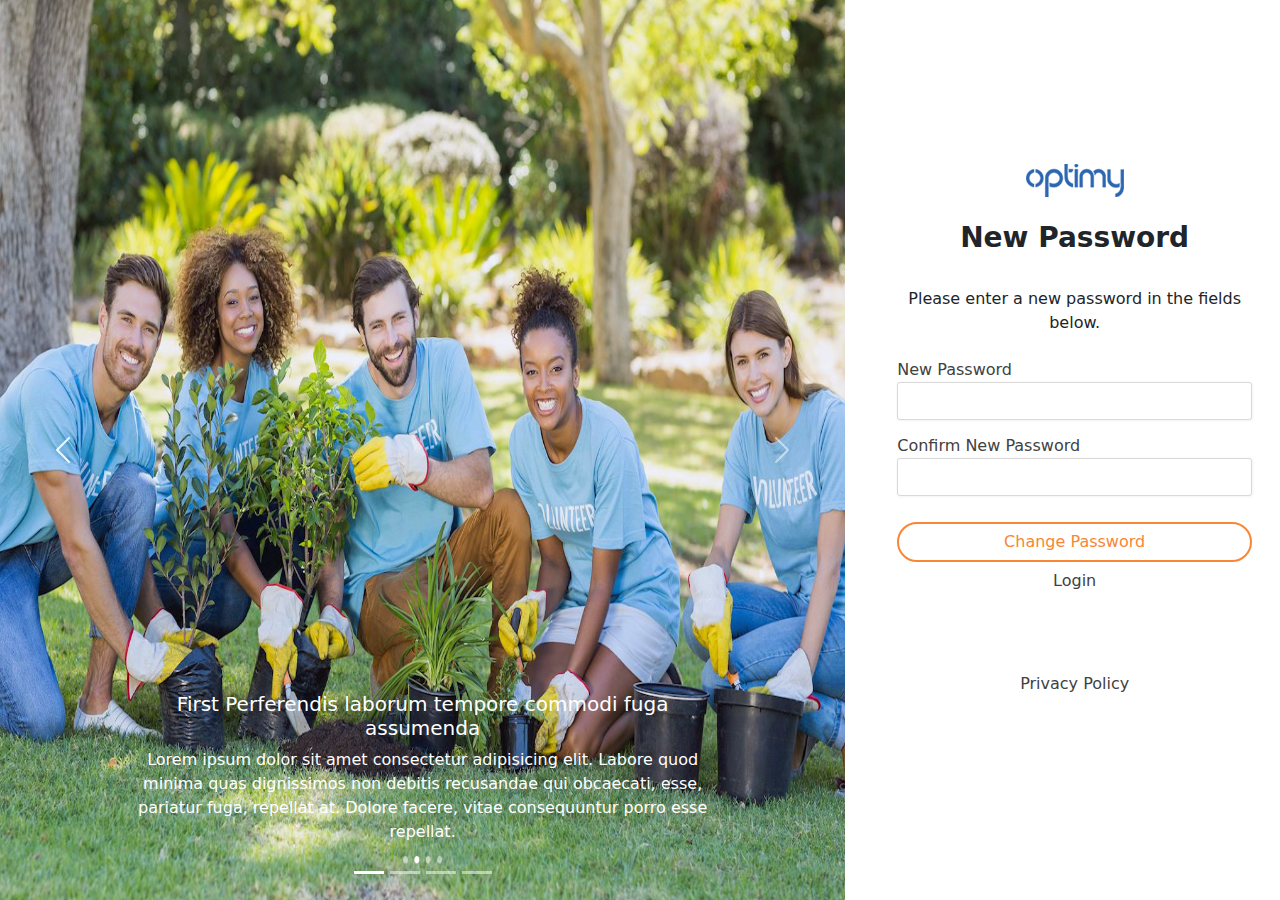
<file: newPassword.html>
<!DOCTYPE html>
<html lang="en">

<head>
    <meta charset="UTF-8">
    <meta http-equiv="X-UA-Compatible" content="IE=edge">
    <meta name="viewport" content="width=device-width, initial-scale=1.0">
    <link href="css\bootstrap.min.css" rel="stylesheet">
    <link href="css\style.css" rel="stylesheet" type="text/css">
    <script src="js\bootstrap.min.js"></script>
    <title>Login Page</title>
</head>

<body>
    <div class="container-fluid gx-0">
        <div class="row">
            <div class="col-12 col-lg-8 ">
                <div id="carouselExampleCaptions" class="carousel slide">
                    <div class="carousel-indicators">
                        <button type="button" data-bs-target="#carouselExampleCaptions" data-bs-slide-to="0"
                            class="active" aria-current="true" aria-label="Slide 1"></button>
                        <button type="button" data-bs-target="#carouselExampleCaptions" data-bs-slide-to="1"
                            aria-label="Slide 2"></button>
                        <button type="button" data-bs-target="#carouselExampleCaptions" data-bs-slide-to="2"
                            aria-label="Slide 3"></button>
                        <button type="button" data-bs-target="#carouselExampleCaptions" data-bs-slide-to="3"
                            aria-label="Slide 4"></button>
                    </div>
                    <div class="carousel-inner">
                        <div class="carousel-item active">
                            <img src="images\Grow-Trees-On-the-path-to-environment-sustainability-login.png"
                                class="d-block w-100" alt="...">
                            <div class="carousel-caption d-none d-md-block">
                                <h5>First Perferendis laborum tempore commodi fuga assumenda</h5>
                                <p>Lorem ipsum dolor sit amet consectetur adipisicing elit. Labore quod minima quas
                                    dignissimos non debitis recusandae qui obcaecati, esse, pariatur fuga, repellat at.
                                    Dolore facere, vitae consequuntur porro esse repellat.</p>
                            </div>
                        </div>
                        <div class="carousel-item">
                            <img src="images\Grow-Trees-On-the-path-to-environment-sustainability-login.png"
                                class="d-block w-100" alt="...">
                            <div class="carousel-caption d-none d-md-block">
                                <h5>Second Perferendis laborum tempore commodi fuga assumenda</h5>
                                <p>Lorem ipsum dolor sit amet consectetur adipisicing elit. Labore quod minima quas
                                    dignissimos non debitis recusandae qui obcaecati, esse, pariatur fuga, repellat at.
                                    Dolore facere, vitae consequuntur porro esse repellat.</p>
                            </div>
                        </div>
                        <div class="carousel-item">
                            <img src="images\Grow-Trees-On-the-path-to-environment-sustainability-login.png"
                                class="d-block w-100" alt="...">
                            <div class="carousel-caption d-none d-md-block">
                                <h5>Third Perferendis laborum tempore commodi fuga assumenda</h5>
                                <p>Lorem ipsum dolor sit amet consectetur adipisicing elit. Labore quod minima quas
                                    dignissimos non debitis recusandae qui obcaecati, esse, pariatur fuga, repellat at.
                                    Dolore facere, vitae consequuntur porro esse repellat.</p>
                            </div>
                        </div>
                        <div class="carousel-item">
                            <img src="images\Grow-Trees-On-the-path-to-environment-sustainability-login.png"
                                class="d-block w-100" alt="...">
                            <div class="carousel-caption d-none d-md-block">
                                <h5>Forth Perferendis laborum tempore commodi fuga assumenda</h5>
                                <p>Lorem ipsum dolor sit amet consectetur adipisicing elit. Labore quod minima quas
                                    dignissimos non debitis recusandae qui obcaecati, esse, pariatur fuga, repellat at.
                                    Dolore facere, vitae consequuntur porro esse repellat.</p>
                            </div>
                        </div>
                    </div>
                    <button class="carousel-control-prev" type="button" data-bs-target="#carouselExampleCaptions"
                        data-bs-slide="prev">
                        <span class="carousel-control-prev-icon" aria-hidden="true"></span>
                        <span class="visually-hidden">Previous</span>
                    </button>
                    <button class="carousel-control-next" type="button" data-bs-target="#carouselExampleCaptions"
                        data-bs-slide="next">
                        <span class="carousel-control-next-icon" aria-hidden="true"></span>
                        <span class="visually-hidden">Next</span>
                    </button>
                </div>
            </div>
            <div class="col-12 col-lg-4">
                <div class="loginDiv">
                    <div class="imglogo">
                        <img src="images\logo.png">
                        <br>
                        <br>
                        <h3><b>New Password</b></h3>
                        <br>
                        <p>Please enter a new password in the fields below.</p>
                    </div>
                    <div class="email-div detailsloginpage">
                        <label class="lableLogin">New Password</label>
                        <input type="password" class="form-control" id="emailAddress">
                    </div>
                    <div class="email-div detailsloginpage">
                        <label class="lableLogin">Confirm New Password</label>
                        <input type="password" class="form-control" id="emailAddress">
                    </div>
                    <div class="loginBtnDiv detailsloginpage">
                        <button type="button" class="btn btn-outline-warning loginBtn">Change Password</button>
                        <br>
                        <a href="index.html"><label class="lableLogin">Login</label></a>
                    </div>
                </div>
                <div class="policy">
                    <br>
                    <br>
                    <br>
                    
                    <p id="privacy">Privacy Policy</p>
                </div>
            </div>
        </div>
    </div>





</body>

</html>
</file>
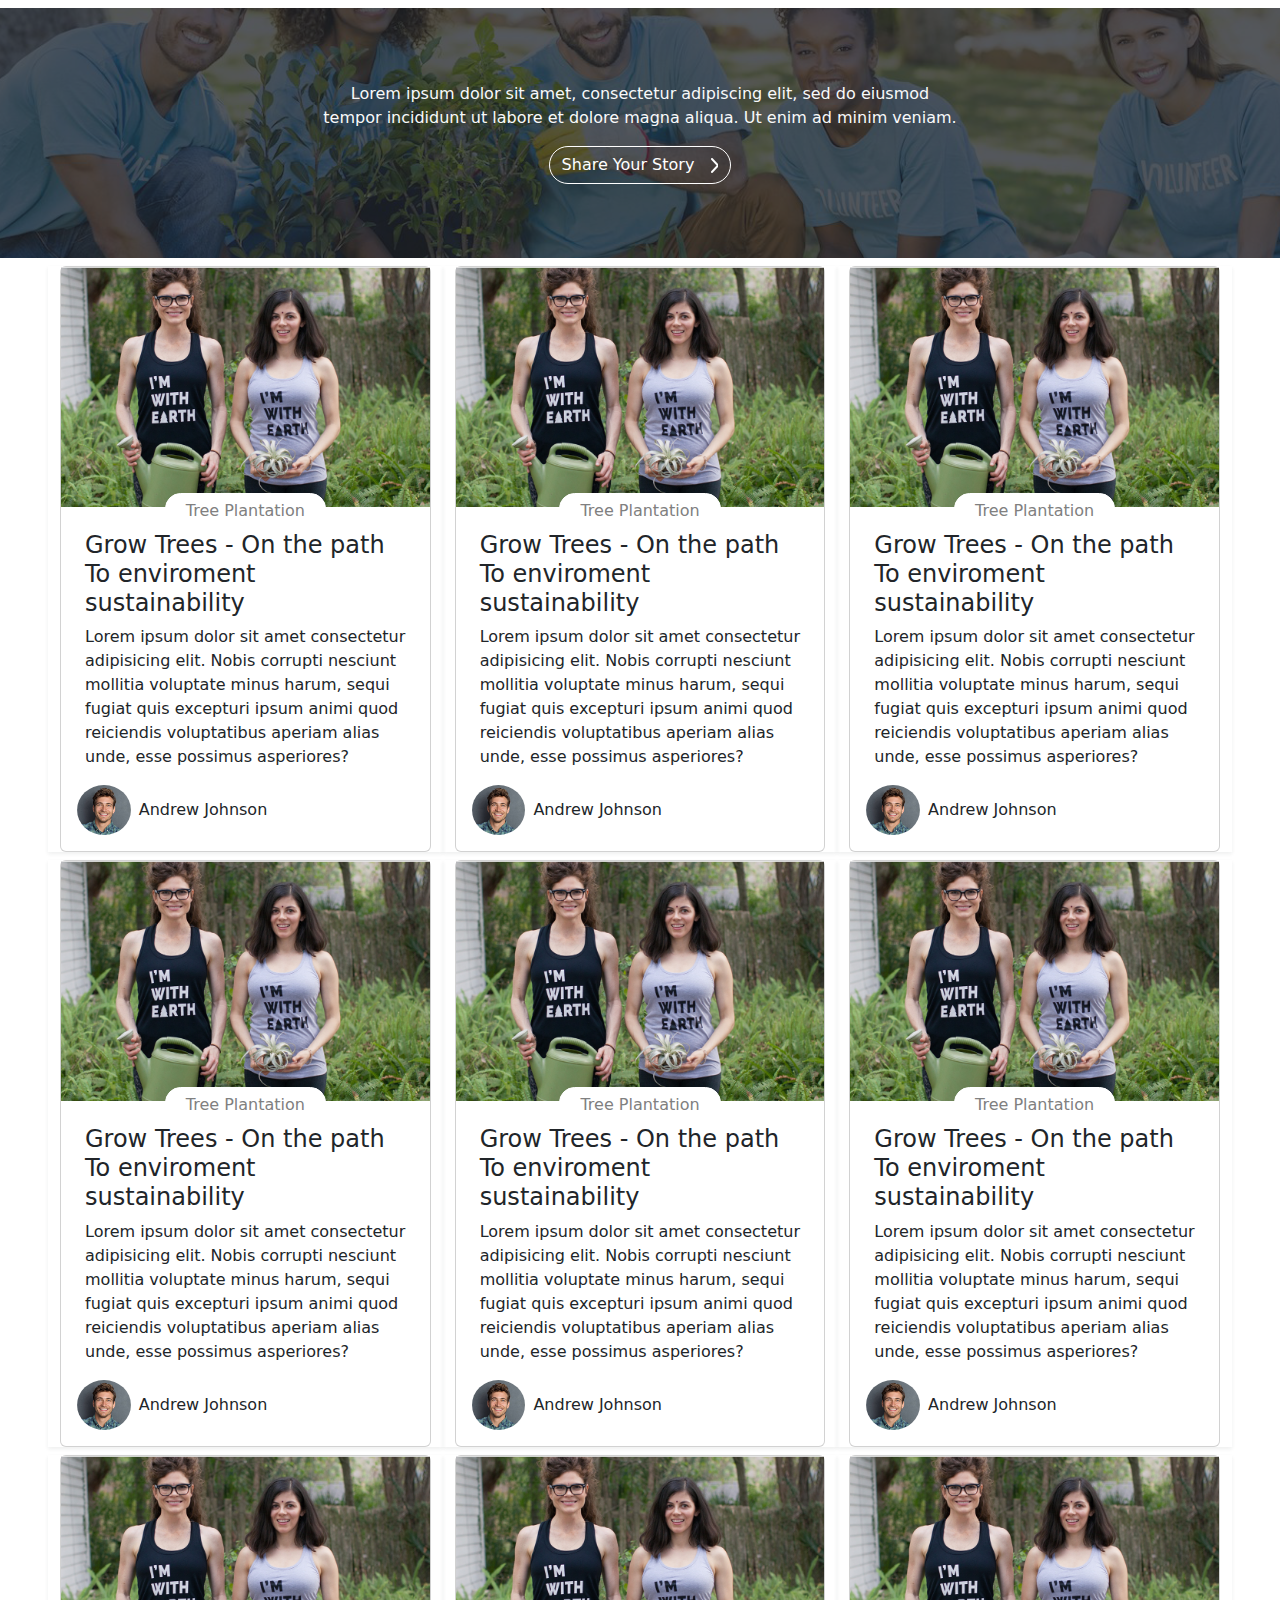
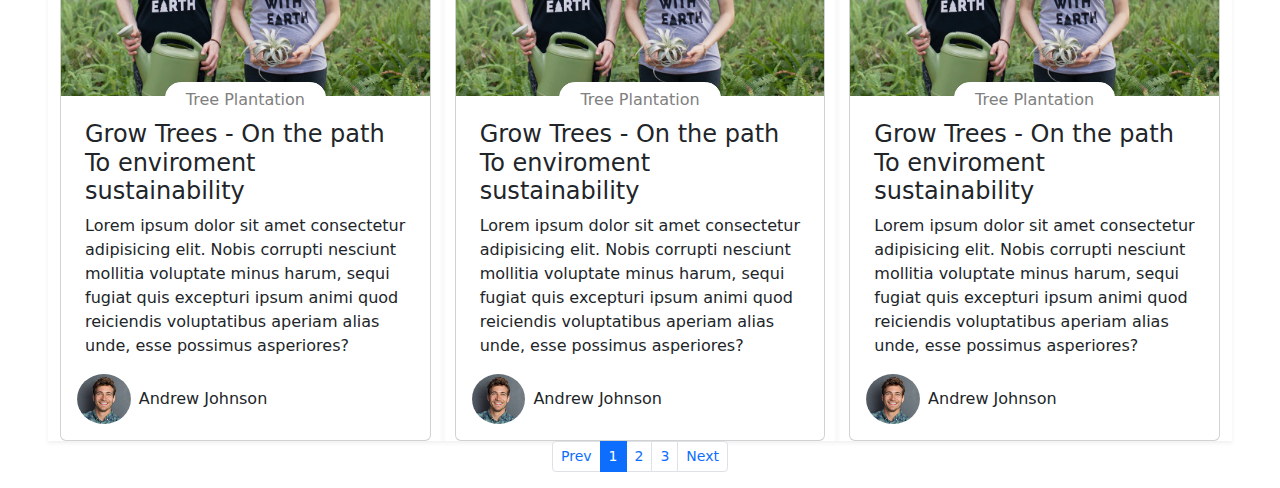
<file: paginationwithcontant.html>
<!DOCTYPE html>
<html lang="en">

<head>
     <meta charset="UTF-8" />
     <meta http-equiv="X-UA-Compatible" content="IE=edge" />
     <meta name="viewport" content="width=device-width, initial-scale=1.0" />
     <link rel="stylesheet" href="./css/bootstrap.min.css" />
     <link rel="stylesheet" href="./css/mission_landing_page.css" />
     <script src="./js/bootstrap.min.js"></script>
     <script src="https://ajax.googleapis.com/ajax/libs/jquery/3.6.3/jquery.min.js"></script>
     <title>Document</title>
</head>
<style>
     .centered {
          position: absolute;
          top: 50%;
          left: 50%;
          transform: translate(-50%, -50%);
     }

     @media screen and (max-width : 375px) {
          .microChumantar {
                font-size: smaller;

          }
     }

     .mission-image:hover .hoverMagic {
          opacity: 0.3;
     }

     .buttonNuJaadu {
          opacity: 0;
          transition: 0.5 ease-in;
          transform: translate(-50%, -50%);
          -ms-transform: translate(-50%, -50%);

     }

     .mission-image:hover .buttonNuJaadu {
          opacity: 1;
     }
</style>

<body>
     <!-- title image containet -->
     <div class="container-fluid position-relative text-center bg-dark mt-2 g-0">
          <div>
               <img class="img-fluid" src="./images/Grow-Trees-On-the-path-to-environment-sustainability-login.png"
                    alt="Snow" style="width: 100%; height: 250px; object-fit: cover; opacity: 25%" />
          </div>
          <div class="centered text-light">
               <p class="microChumantar">
                    Lorem ipsum dolor sit amet, consectetur adipiscing elit, sed do
                    eiusmod tempor incididunt ut labore et dolore magna aliqua. Ut enim ad
                    minim veniam.
               </p>
               <div>
                    <button type="button" class="btn btn-dark rounded-pill bg-transparent border-white microChumantar">
                         Share Your Story<img src="./images/right-arrow2.png" class="ms-3" />
                    </button>
               </div>
          </div>
     </div>
     <!-- story card  -->
     <div class="container-fluid g-5 px-5" id="jar">
          <div class="row row-cols-md-3 row-cols-sm-2 mx-auto">
               <div class="col content mt-2 shadow-sm">
                    <div class="card">
                         <!-- ./images -------------------------------------------------------------------------------->
                         <div class="d-block mission-image">
                              <div class="d-flex position-relative justify-content-center">
                                   <img src="./images/CSR-initiative-stands-for-Coffee--and-Farmer-Equity-4.png" alt=""
                                        class="w-100 hoverMagic" />
                                   <button
                                        class="btn border  border-warning rounded-pill bg-transparent text-warning  position-absolute top-50  buttonNuJaadu"
                                        style="left: 50%;">
                                        View Details <img src="./images/right-arrow.png" alt="" srcset="">
                                   </button>
                              </div>
                         </div>
                         <!-- Card Body ---------------------------------------------------------------------------->
                         <div class="card-body">
                              <div class="d-flex justify-content-center">
                                   <p class="card-title position-absolute">Tree Plantation</p>
                              </div>
                              <div class="m-2">
                                   <h4 class="card-text">
                                        Grow Trees - On the path To enviroment sustainability
                                   </h4>
                                   <p>
                                        Lorem ipsum dolor sit amet consectetur adipisicing elit. Nobis
                                        corrupti nesciunt mollitia voluptate minus harum, sequi fugiat
                                        quis excepturi ipsum animi quod reiciendis voluptatibus
                                        aperiam alias unde, esse possimus asperiores?
                                   </p>
                              </div>

                              <div class="d-flex align-items-center">
                                   <img src="./images/volunteer1.png" class="rounded-circle" style="height: 50px" />
                                   <div class="mx-2">Andrew Johnson</div>
                              </div>
                         </div>
                    </div>
               </div>
               <div class="col content mt-2 shadow-sm">
                    <div class="card">
                         <!-- ./images -------------------------------------------------------------------------------->
                         <div class="d-block mission-image">
                              <div class="d-flex position-relative justify-content-center">
                                   <img src="./images/CSR-initiative-stands-for-Coffee--and-Farmer-Equity-4.png" alt=""
                                        class="w-100 hoverMagic" />
                                   <button
                                        class="btn border  border-warning rounded-pill bg-transparent text-warning  position-absolute top-50  buttonNuJaadu"
                                        style="left: 50%;">
                                        View Details <img src="./images/right-arrow.png" alt="" srcset="">
                                   </button>
                              </div>
                         </div>
                         <!-- Card Body ---------------------------------------------------------------------------->
                         <div class="card-body">
                              <div class="d-flex justify-content-center">
                                   <p class="card-title position-absolute">Tree Plantation</p>
                              </div>
                              <div class="m-2">
                                   <h4 class="card-text">
                                        Grow Trees - On the path To enviroment sustainability
                                   </h4>
                                   <p>
                                        Lorem ipsum dolor sit amet consectetur adipisicing elit. Nobis
                                        corrupti nesciunt mollitia voluptate minus harum, sequi fugiat
                                        quis excepturi ipsum animi quod reiciendis voluptatibus
                                        aperiam alias unde, esse possimus asperiores?
                                   </p>
                              </div>

                              <div class="d-flex align-items-center">
                                   <img src="./images/volunteer1.png" class="rounded-circle" style="height: 50px" />
                                   <div class="mx-2">Andrew Johnson</div>
                              </div>
                         </div>
                    </div>
               </div>
               <div class="col content mt-2 shadow-sm">
                    <div class="card">
                         <!-- ./images -------------------------------------------------------------------------------->
                         <div class="d-block mission-image">
                              <div class="d-flex position-relative justify-content-center">
                                   <img src="./images/CSR-initiative-stands-for-Coffee--and-Farmer-Equity-4.png" alt=""
                                        class="w-100 hoverMagic" />
                                   <button
                                        class="btn border  border-warning rounded-pill bg-transparent text-warning  position-absolute top-50  buttonNuJaadu"
                                        style="left: 50%;">
                                        View Details <img src="./images/right-arrow.png" alt="" srcset="">
                                   </button>
                              </div>
                         </div>
                         <!-- Card Body ---------------------------------------------------------------------------->
                         <div class="card-body">
                              <div class="d-flex justify-content-center">
                                   <p class="card-title position-absolute">Tree Plantation</p>
                              </div>
                              <div class="m-2">
                                   <h4 class="card-text">
                                        Grow Trees - On the path To enviroment sustainability
                                   </h4>
                                   <p>
                                        Lorem ipsum dolor sit amet consectetur adipisicing elit. Nobis
                                        corrupti nesciunt mollitia voluptate minus harum, sequi fugiat
                                        quis excepturi ipsum animi quod reiciendis voluptatibus
                                        aperiam alias unde, esse possimus asperiores?
                                   </p>
                              </div>

                              <div class="d-flex align-items-center">
                                   <img src="./images/volunteer1.png" class="rounded-circle" style="height: 50px" />
                                   <div class="mx-2">Andrew Johnson</div>
                              </div>
                         </div>
                    </div>
               </div>
               <div class="col content mt-2 shadow-sm">
                    <div class="card">
                         <!-- ./images -------------------------------------------------------------------------------->
                         <div class="d-block mission-image">
                              <div class="d-flex position-relative justify-content-center">
                                   <img src="./images/CSR-initiative-stands-for-Coffee--and-Farmer-Equity-4.png" alt=""
                                        class="w-100 hoverMagic" />
                                   <button
                                        class="btn border  border-warning rounded-pill bg-transparent text-warning  position-absolute top-50  buttonNuJaadu"
                                        style="left: 50%;">
                                        View Details <img src="./images/right-arrow.png" alt="" srcset="">
                                   </button>
                              </div>
                         </div>
                         <!-- Card Body ---------------------------------------------------------------------------->
                         <div class="card-body">
                              <div class="d-flex justify-content-center">
                                   <p class="card-title position-absolute">Tree Plantation</p>
                              </div>
                              <div class="m-2">
                                   <h4 class="card-text">
                                        Grow Trees - On the path To enviroment sustainability
                                   </h4>
                                   <p>
                                        Lorem ipsum dolor sit amet consectetur adipisicing elit. Nobis
                                        corrupti nesciunt mollitia voluptate minus harum, sequi fugiat
                                        quis excepturi ipsum animi quod reiciendis voluptatibus
                                        aperiam alias unde, esse possimus asperiores?
                                   </p>
                              </div>

                              <div class="d-flex align-items-center">
                                   <img src="./images/volunteer1.png" class="rounded-circle" style="height: 50px" />
                                   <div class="mx-2">Andrew Johnson</div>
                              </div>
                         </div>
                    </div>
               </div>
               <div class="col content mt-2 shadow-sm">
                    <div class="card">
                         <!-- ./images -------------------------------------------------------------------------------->
                         <div class="d-block mission-image">
                              <div class="d-flex position-relative justify-content-center">
                                   <img src="./images/CSR-initiative-stands-for-Coffee--and-Farmer-Equity-4.png" alt=""
                                        class="w-100 hoverMagic" />
                                   <button
                                        class="btn border  border-warning rounded-pill bg-transparent text-warning  position-absolute top-50  buttonNuJaadu"
                                        style="left: 50%;">
                                        View Details <img src="./images/right-arrow.png" alt="" srcset="">
                                   </button>
                              </div>
                         </div>
                         <!-- Card Body ---------------------------------------------------------------------------->
                         <div class="card-body">
                              <div class="d-flex justify-content-center">
                                   <p class="card-title position-absolute">Tree Plantation</p>
                              </div>
                              <div class="m-2">
                                   <h4 class="card-text">
                                        Grow Trees - On the path To enviroment sustainability
                                   </h4>
                                   <p>
                                        Lorem ipsum dolor sit amet consectetur adipisicing elit. Nobis
                                        corrupti nesciunt mollitia voluptate minus harum, sequi fugiat
                                        quis excepturi ipsum animi quod reiciendis voluptatibus
                                        aperiam alias unde, esse possimus asperiores?
                                   </p>
                              </div>

                              <div class="d-flex align-items-center">
                                   <img src="./images/volunteer1.png" class="rounded-circle" style="height: 50px" />
                                   <div class="mx-2">Andrew Johnson</div>
                              </div>
                         </div>
                    </div>
               </div>
               <div class="col content mt-2 shadow-sm">
                    <div class="card">
                         <!-- ./images -------------------------------------------------------------------------------->
                         <div class="d-block mission-image">
                              <div class="d-flex position-relative justify-content-center">
                                   <img src="./images/CSR-initiative-stands-for-Coffee--and-Farmer-Equity-4.png" alt=""
                                        class="w-100 hoverMagic" />
                                   <button
                                        class="btn border  border-warning rounded-pill bg-transparent text-warning  position-absolute top-50  buttonNuJaadu"
                                        style="left: 50%;">
                                        View Details <img src="./images/right-arrow.png" alt="" srcset="">
                                   </button>
                              </div>
                         </div>
                         <!-- Card Body ---------------------------------------------------------------------------->
                         <div class="card-body">
                              <div class="d-flex justify-content-center">
                                   <p class="card-title position-absolute">Tree Plantation</p>
                              </div>
                              <div class="m-2">
                                   <h4 class="card-text">
                                        Grow Trees - On the path To enviroment sustainability
                                   </h4>
                                   <p>
                                        Lorem ipsum dolor sit amet consectetur adipisicing elit. Nobis
                                        corrupti nesciunt mollitia voluptate minus harum, sequi fugiat
                                        quis excepturi ipsum animi quod reiciendis voluptatibus
                                        aperiam alias unde, esse possimus asperiores?
                                   </p>
                              </div>

                              <div class="d-flex align-items-center">
                                   <img src="./images/volunteer1.png" class="rounded-circle" style="height: 50px" />
                                   <div class="mx-2">Andrew Johnson</div>
                              </div>
                         </div>
                    </div>
               </div>
               <div class="col content mt-2 shadow-sm">
                    <div class="card">
                         <!-- ./images -------------------------------------------------------------------------------->
                         <div class="d-block mission-image">
                              <div class="d-flex position-relative justify-content-center">
                                   <img src="./images/CSR-initiative-stands-for-Coffee--and-Farmer-Equity-4.png" alt=""
                                        class="w-100 hoverMagic" />
                                   <button
                                        class="btn border  border-warning rounded-pill bg-transparent text-warning  position-absolute top-50  buttonNuJaadu"
                                        style="left: 50%;">
                                        View Details <img src="./images/right-arrow.png" alt="" srcset="">
                                   </button>
                              </div>
                         </div>
                         <!-- Card Body ---------------------------------------------------------------------------->
                         <div class="card-body">
                              <div class="d-flex justify-content-center">
                                   <p class="card-title position-absolute">Tree Plantation</p>
                              </div>
                              <div class="m-2">
                                   <h4 class="card-text">
                                        Grow Trees - On the path To enviroment sustainability
                                   </h4>
                                   <p>
                                        Lorem ipsum dolor sit amet consectetur adipisicing elit. Nobis
                                        corrupti nesciunt mollitia voluptate minus harum, sequi fugiat
                                        quis excepturi ipsum animi quod reiciendis voluptatibus
                                        aperiam alias unde, esse possimus asperiores?
                                   </p>
                              </div>

                              <div class="d-flex align-items-center">
                                   <img src="./images/volunteer1.png" class="rounded-circle" style="height: 50px" />
                                   <div class="mx-2">Andrew Johnson</div>
                              </div>
                         </div>
                    </div>
               </div>
               <div class="col content mt-2 shadow-sm">
                    <div class="card">
                         <!-- ./images -------------------------------------------------------------------------------->
                         <div class="d-block mission-image">
                              <div class="d-flex position-relative justify-content-center">
                                   <img src="./images/CSR-initiative-stands-for-Coffee--and-Farmer-Equity-4.png" alt=""
                                        class="w-100 hoverMagic" />
                                   <button
                                        class="btn border  border-warning rounded-pill bg-transparent text-warning  position-absolute top-50  buttonNuJaadu"
                                        style="left: 50%;">
                                        View Details <img src="./images/right-arrow.png" alt="" srcset="">
                                   </button>
                              </div>
                         </div>
                         <!-- Card Body ---------------------------------------------------------------------------->
                         <div class="card-body">
                              <div class="d-flex justify-content-center">
                                   <p class="card-title position-absolute">Tree Plantation</p>
                              </div>
                              <div class="m-2">
                                   <h4 class="card-text">
                                        Grow Trees - On the path To enviroment sustainability
                                   </h4>
                                   <p>
                                        Lorem ipsum dolor sit amet consectetur adipisicing elit. Nobis
                                        corrupti nesciunt mollitia voluptate minus harum, sequi fugiat
                                        quis excepturi ipsum animi quod reiciendis voluptatibus
                                        aperiam alias unde, esse possimus asperiores?
                                   </p>
                              </div>

                              <div class="d-flex align-items-center">
                                   <img src="./images/volunteer1.png" class="rounded-circle" style="height: 50px" />
                                   <div class="mx-2">Andrew Johnson</div>
                              </div>
                         </div>
                    </div>
               </div>
               <div class="col content mt-2 shadow-sm">
                    <div class="card">
                         <!-- ./images -------------------------------------------------------------------------------->
                         <div class="d-block mission-image">
                              <div class="d-flex position-relative justify-content-center">
                                   <img src="./images/CSR-initiative-stands-for-Coffee--and-Farmer-Equity-4.png" alt=""
                                        class="w-100 hoverMagic" />
                                   <button
                                        class="btn border  border-warning rounded-pill bg-transparent text-warning  position-absolute top-50  buttonNuJaadu"
                                        style="left: 50%;">
                                        View Details <img src="./images/right-arrow.png" alt="" srcset="">
                                   </button>
                              </div>
                         </div>
                         <!-- Card Body ---------------------------------------------------------------------------->
                         <div class="card-body">
                              <div class="d-flex justify-content-center">
                                   <p class="card-title position-absolute">Tree Plantation</p>
                              </div>
                              <div class="m-2">
                                   <h4 class="card-text">
                                        Grow Trees - On the path To enviroment sustainability
                                   </h4>
                                   <p>
                                        Lorem ipsum dolor sit amet consectetur adipisicing elit. Nobis
                                        corrupti nesciunt mollitia voluptate minus harum, sequi fugiat
                                        quis excepturi ipsum animi quod reiciendis voluptatibus
                                        aperiam alias unde, esse possimus asperiores?
                                   </p>
                              </div>

                              <div class="d-flex align-items-center">
                                   <img src="./images/volunteer1.png" class="rounded-circle" style="height: 50px" />
                                   <div class="mx-2">Andrew Johnson</div>
                              </div>
                         </div>
                    </div>
               </div>
               <div class="col content mt-2 shadow-sm">
                    <div class="card">
                         <!-- ./images -------------------------------------------------------------------------------->
                         <div class="d-block mission-image">
                              <div class="d-flex position-relative justify-content-center">
                                   <img src="./images/CSR-initiative-stands-for-Coffee--and-Farmer-Equity-4.png" alt=""
                                        class="w-100 hoverMagic" />
                                   <button
                                        class="btn border  border-warning rounded-pill bg-transparent text-warning  position-absolute top-50  buttonNuJaadu"
                                        style="left: 50%;">
                                        View Details <img src="./images/right-arrow.png" alt="" srcset="">
                                   </button>
                              </div>
                         </div>
                         <!-- Card Body ---------------------------------------------------------------------------->
                         <div class="card-body">
                              <div class="d-flex justify-content-center">
                                   <p class="card-title position-absolute">Tree Plantation</p>
                              </div>
                              <div class="m-2">
                                   <h4 class="card-text">
                                        Grow Trees - On the path To enviroment sustainability
                                   </h4>
                                   <p>
                                        Lorem ipsum dolor sit amet consectetur adipisicing elit. Nobis
                                        corrupti nesciunt mollitia voluptate minus harum, sequi fugiat
                                        quis excepturi ipsum animi quod reiciendis voluptatibus
                                        aperiam alias unde, esse possimus asperiores?
                                   </p>
                              </div>

                              <div class="d-flex align-items-center">
                                   <img src="./images/volunteer1.png" class="rounded-circle" style="height: 50px" />
                                   <div class="mx-2">Andrew Johnson</div>
                              </div>
                         </div>
                    </div>
               </div>
               <div class="col content mt-2 shadow-sm">
                    <div class="card">
                         <!-- ./images -------------------------------------------------------------------------------->
                         <div class="d-block mission-image">
                              <div class="d-flex position-relative justify-content-center">
                                   <img src="./images/CSR-initiative-stands-for-Coffee--and-Farmer-Equity-4.png" alt=""
                                        class="w-100 hoverMagic" />
                                   <button
                                        class="btn border  border-warning rounded-pill bg-transparent text-warning  position-absolute top-50  buttonNuJaadu"
                                        style="left: 50%;">
                                        View Details <img src="./images/right-arrow.png" alt="" srcset="">
                                   </button>
                              </div>
                         </div>
                         <!-- Card Body ---------------------------------------------------------------------------->
                         <div class="card-body">
                              <div class="d-flex justify-content-center">
                                   <p class="card-title position-absolute">Tree Plantation</p>
                              </div>
                              <div class="m-2">
                                   <h4 class="card-text">
                                        Grow Trees - On the path To enviroment sustainability
                                   </h4>
                                   <p>
                                        Lorem ipsum dolor sit amet consectetur adipisicing elit. Nobis
                                        corrupti nesciunt mollitia voluptate minus harum, sequi fugiat
                                        quis excepturi ipsum animi quod reiciendis voluptatibus
                                        aperiam alias unde, esse possimus asperiores?
                                   </p>
                              </div>

                              <div class="d-flex align-items-center">
                                   <img src="./images/volunteer1.png" class="rounded-circle" style="height: 50px" />
                                   <div class="mx-2">Andrew Johnson</div>
                              </div>
                         </div>
                    </div>
               </div>
               <div class="col content mt-2 shadow-sm">
                    <div class="card">
                         <!-- ./images -------------------------------------------------------------------------------->
                         <div class="d-block mission-image">
                              <div class="d-flex position-relative justify-content-center">
                                   <img src="./images/CSR-initiative-stands-for-Coffee--and-Farmer-Equity-4.png" alt=""
                                        class="w-100 hoverMagic" />
                                   <button
                                        class="btn border  border-warning rounded-pill bg-transparent text-warning  position-absolute top-50  buttonNuJaadu"
                                        style="left: 50%;">
                                        View Details <img src="./images/right-arrow.png" alt="" srcset="">
                                   </button>
                              </div>
                         </div>
                         <!-- Card Body ---------------------------------------------------------------------------->
                         <div class="card-body">
                              <div class="d-flex justify-content-center">
                                   <p class="card-title position-absolute">Tree Plantation</p>
                              </div>
                              <div class="m-2">
                                   <h4 class="card-text">
                                        Grow Trees - On the path To enviroment sustainability
                                   </h4>
                                   <p>
                                        Lorem ipsum dolor sit amet consectetur adipisicing elit. Nobis
                                        corrupti nesciunt mollitia voluptate minus harum, sequi fugiat
                                        quis excepturi ipsum animi quod reiciendis voluptatibus
                                        aperiam alias unde, esse possimus asperiores?
                                   </p>
                              </div>

                              <div class="d-flex align-items-center">
                                   <img src="./images/volunteer1.png" class="rounded-circle" style="height: 50px" />
                                   <div class="mx-2">Andrew Johnson</div>
                              </div>
                         </div>
                    </div>
               </div>
               <div class="col content mt-2 shadow-sm">
                    <div class="card">
                         <!-- ./images -------------------------------------------------------------------------------->
                         <div class="d-block mission-image">
                              <div class="d-flex position-relative justify-content-center">
                                   <img src="./images/CSR-initiative-stands-for-Coffee--and-Farmer-Equity-4.png" alt=""
                                        class="w-100 hoverMagic" />
                                   <button
                                        class="btn border  border-warning rounded-pill bg-transparent text-warning  position-absolute top-50  buttonNuJaadu"
                                        style="left: 50%;">
                                        View Details <img src="./images/right-arrow.png" alt="" srcset="">
                                   </button>
                              </div>
                         </div>
                         <!-- Card Body ---------------------------------------------------------------------------->
                         <div class="card-body">
                              <div class="d-flex justify-content-center">
                                   <p class="card-title position-absolute">Tree Plantation</p>
                              </div>
                              <div class="m-2">
                                   <h4 class="card-text">
                                        Grow Trees - On the path To enviroment sustainability
                                   </h4>
                                   <p>
                                        Lorem ipsum dolor sit amet consectetur adipisicing elit. Nobis
                                        corrupti nesciunt mollitia voluptate minus harum, sequi fugiat
                                        quis excepturi ipsum animi quod reiciendis voluptatibus
                                        aperiam alias unde, esse possimus asperiores?
                                   </p>
                              </div>

                              <div class="d-flex align-items-center">
                                   <img src="./images/volunteer1.png" class="rounded-circle" style="height: 50px" />
                                   <div class="mx-2">Andrew Johnson</div>
                              </div>
                         </div>
                    </div>
               </div>
               <div class="col content mt-2 shadow-sm">
                    <div class="card">
                         <!-- ./images -------------------------------------------------------------------------------->
                         <div class="d-block mission-image">
                              <div class="d-flex position-relative justify-content-center">
                                   <img src="./images/CSR-initiative-stands-for-Coffee--and-Farmer-Equity-4.png" alt=""
                                        class="w-100 hoverMagic" />
                                   <button
                                        class="btn border  border-warning rounded-pill bg-transparent text-warning  position-absolute top-50  buttonNuJaadu"
                                        style="left: 50%;">
                                        View Details <img src="./images/right-arrow.png" alt="" srcset="">
                                   </button>
                              </div>
                         </div>
                         <!-- Card Body ---------------------------------------------------------------------------->
                         <div class="card-body">
                              <div class="d-flex justify-content-center">
                                   <p class="card-title position-absolute">Tree Plantation</p>
                              </div>
                              <div class="m-2">
                                   <h4 class="card-text">
                                        Grow Trees - On the path To enviroment sustainability
                                   </h4>
                                   <p>
                                        Lorem ipsum dolor sit amet consectetur adipisicing elit. Nobis
                                        corrupti nesciunt mollitia voluptate minus harum, sequi fugiat
                                        quis excepturi ipsum animi quod reiciendis voluptatibus
                                        aperiam alias unde, esse possimus asperiores?
                                   </p>
                              </div>

                              <div class="d-flex align-items-center">
                                   <img src="./images/volunteer1.png" class="rounded-circle" style="height: 50px" />
                                   <div class="mx-2">Andrew Johnson</div>
                              </div>
                         </div>
                    </div>
               </div>
               <div class="col content mt-2 shadow-sm">
                    <div class="card">
                         <!-- ./images -------------------------------------------------------------------------------->
                         <div class="d-block mission-image">
                              <div class="d-flex position-relative justify-content-center">
                                   <img src="./images/CSR-initiative-stands-for-Coffee--and-Farmer-Equity-4.png" alt=""
                                        class="w-100 hoverMagic" />
                                   <button
                                        class="btn border  border-warning rounded-pill bg-transparent text-warning  position-absolute top-50  buttonNuJaadu"
                                        style="left: 50%;">
                                        View Details <img src="./images/right-arrow.png" alt="" srcset="">
                                   </button>
                              </div>
                         </div>
                         <!-- Card Body ---------------------------------------------------------------------------->
                         <div class="card-body">
                              <div class="d-flex justify-content-center">
                                   <p class="card-title position-absolute">Tree Plantation</p>
                              </div>
                              <div class="m-2">
                                   <h4 class="card-text">
                                        Grow Trees - On the path To enviroment sustainability
                                   </h4>
                                   <p>
                                        Lorem ipsum dolor sit amet consectetur adipisicing elit. Nobis
                                        corrupti nesciunt mollitia voluptate minus harum, sequi fugiat
                                        quis excepturi ipsum animi quod reiciendis voluptatibus
                                        aperiam alias unde, esse possimus asperiores?
                                   </p>
                              </div>

                              <div class="d-flex align-items-center">
                                   <img src="./images/volunteer1.png" class="rounded-circle" style="height: 50px" />
                                   <div class="mx-2">Andrew Johnson</div>
                              </div>
                         </div>
                    </div>
               </div>
               <div class="col content mt-2 shadow-sm">
                    <div class="card">
                         <!-- ./images -------------------------------------------------------------------------------->
                         <div class="d-block mission-image">
                              <div class="d-flex position-relative justify-content-center">
                                   <img src="./images/CSR-initiative-stands-for-Coffee--and-Farmer-Equity-4.png" alt=""
                                        class="w-100 hoverMagic" />
                                   <button
                                        class="btn border  border-warning rounded-pill bg-transparent text-warning  position-absolute top-50  buttonNuJaadu"
                                        style="left: 50%;">
                                        View Details <img src="./images/right-arrow.png" alt="" srcset="">
                                   </button>
                              </div>
                         </div>
                         <!-- Card Body ---------------------------------------------------------------------------->
                         <div class="card-body">
                              <div class="d-flex justify-content-center">
                                   <p class="card-title position-absolute">Tree Plantation</p>
                              </div>
                              <div class="m-2">
                                   <h4 class="card-text">
                                        Grow Trees - On the path To enviroment sustainability
                                   </h4>
                                   <p>
                                        Lorem ipsum dolor sit amet consectetur adipisicing elit. Nobis
                                        corrupti nesciunt mollitia voluptate minus harum, sequi fugiat
                                        quis excepturi ipsum animi quod reiciendis voluptatibus
                                        aperiam alias unde, esse possimus asperiores?
                                   </p>
                              </div>

                              <div class="d-flex align-items-center">
                                   <img src="./images/volunteer1.png" class="rounded-circle" style="height: 50px" />
                                   <div class="mx-2">Andrew Johnson</div>
                              </div>
                         </div>
                    </div>
               </div>
               <div class="col content mt-2 shadow-sm">
                    <div class="card">
                         <!-- ./images -------------------------------------------------------------------------------->
                         <div class="d-block mission-image">
                              <div class="d-flex position-relative justify-content-center">
                                   <img src="./images/CSR-initiative-stands-for-Coffee--and-Farmer-Equity-4.png" alt=""
                                        class="w-100 hoverMagic" />
                                   <button
                                        class="btn border  border-warning rounded-pill bg-transparent text-warning  position-absolute top-50  buttonNuJaadu"
                                        style="left: 50%;">
                                        View Details <img src="./images/right-arrow.png" alt="" srcset="">
                                   </button>
                              </div>
                         </div>
                         <!-- Card Body ---------------------------------------------------------------------------->
                         <div class="card-body">
                              <div class="d-flex justify-content-center">
                                   <p class="card-title position-absolute">Tree Plantation</p>
                              </div>
                              <div class="m-2">
                                   <h4 class="card-text">
                                        Grow Trees - On the path To enviroment sustainability
                                   </h4>
                                   <p>
                                        Lorem ipsum dolor sit amet consectetur adipisicing elit. Nobis
                                        corrupti nesciunt mollitia voluptate minus harum, sequi fugiat
                                        quis excepturi ipsum animi quod reiciendis voluptatibus
                                        aperiam alias unde, esse possimus asperiores?
                                   </p>
                              </div>

                              <div class="d-flex align-items-center">
                                   <img src="./images/volunteer1.png" class="rounded-circle" style="height: 50px" />
                                   <div class="mx-2">Andrew Johnson</div>
                              </div>
                         </div>
                    </div>
               </div>
               <div class="col content mt-2 shadow-sm">
                    <div class="card">
                         <!-- ./images -------------------------------------------------------------------------------->
                         <div class="d-block mission-image">
                              <div class="d-flex position-relative justify-content-center">
                                   <img src="./images/CSR-initiative-stands-for-Coffee--and-Farmer-Equity-4.png" alt=""
                                        class="w-100 hoverMagic" />
                                   <button
                                        class="btn border  border-warning rounded-pill bg-transparent text-warning  position-absolute top-50  buttonNuJaadu"
                                        style="left: 50%;">
                                        View Details <img src="./images/right-arrow.png" alt="" srcset="">
                                   </button>
                              </div>
                         </div>
                         <!-- Card Body ---------------------------------------------------------------------------->
                         <div class="card-body">
                              <div class="d-flex justify-content-center">
                                   <p class="card-title position-absolute">Tree Plantation</p>
                              </div>
                              <div class="m-2">
                                   <h4 class="card-text">
                                        Grow Trees - On the path To enviroment sustainability
                                   </h4>
                                   <p>
                                        Lorem ipsum dolor sit amet consectetur adipisicing elit. Nobis
                                        corrupti nesciunt mollitia voluptate minus harum, sequi fugiat
                                        quis excepturi ipsum animi quod reiciendis voluptatibus
                                        aperiam alias unde, esse possimus asperiores?
                                   </p>
                              </div>

                              <div class="d-flex align-items-center">
                                   <img src="./images/volunteer1.png" class="rounded-circle" style="height: 50px" />
                                   <div class="mx-2">Andrew Johnson</div>
                              </div>
                         </div>
                    </div>
               </div>
               <div class="col content mt-2 shadow-sm">
                    <div class="card">
                         <!-- ./images -------------------------------------------------------------------------------->
                         <div class="d-block mission-image">
                              <div class="d-flex position-relative justify-content-center">
                                   <img src="./images/CSR-initiative-stands-for-Coffee--and-Farmer-Equity-4.png" alt=""
                                        class="w-100 hoverMagic" />
                                   <button
                                        class="btn border  border-warning rounded-pill bg-transparent text-warning  position-absolute top-50  buttonNuJaadu"
                                        style="left: 50%;">
                                        View Details <img src="./images/right-arrow.png" alt="" srcset="">
                                   </button>
                              </div>
                         </div>
                         <!-- Card Body ---------------------------------------------------------------------------->
                         <div class="card-body">
                              <div class="d-flex justify-content-center">
                                   <p class="card-title position-absolute">Tree Plantation</p>
                              </div>
                              <div class="m-2">
                                   <h4 class="card-text">
                                        Grow Trees - On the path To enviroment sustainability
                                   </h4>
                                   <p>
                                        Lorem ipsum dolor sit amet consectetur adipisicing elit. Nobis
                                        corrupti nesciunt mollitia voluptate minus harum, sequi fugiat
                                        quis excepturi ipsum animi quod reiciendis voluptatibus
                                        aperiam alias unde, esse possimus asperiores?
                                   </p>
                              </div>

                              <div class="d-flex align-items-center">
                                   <img src="./images/volunteer1.png" class="rounded-circle" style="height: 50px" />
                                   <div class="mx-2">Andrew Johnson</div>
                              </div>
                         </div>
                    </div>
               </div>
               <div class="col content mt-2 shadow-sm">
                    <div class="card">
                         <!-- ./images -------------------------------------------------------------------------------->
                         <div class="d-block mission-image">
                              <div class="d-flex position-relative justify-content-center">
                                   <img src="./images/CSR-initiative-stands-for-Coffee--and-Farmer-Equity-4.png" alt=""
                                        class="w-100 hoverMagic" />
                                   <button
                                        class="btn border  border-warning rounded-pill bg-transparent text-warning  position-absolute top-50  buttonNuJaadu"
                                        style="left: 50%;">
                                        View Details <img src="./images/right-arrow.png" alt="" srcset="">
                                   </button>
                              </div>
                         </div>
                         <!-- Card Body ---------------------------------------------------------------------------->
                         <div class="card-body">
                              <div class="d-flex justify-content-center">
                                   <p class="card-title position-absolute">Tree Plantation</p>
                              </div>
                              <div class="m-2">
                                   <h4 class="card-text">
                                        Grow Trees - On the path To enviroment sustainability
                                   </h4>
                                   <p>
                                        Lorem ipsum dolor sit amet consectetur adipisicing elit. Nobis
                                        corrupti nesciunt mollitia voluptate minus harum, sequi fugiat
                                        quis excepturi ipsum animi quod reiciendis voluptatibus
                                        aperiam alias unde, esse possimus asperiores?
                                   </p>
                              </div>

                              <div class="d-flex align-items-center">
                                   <img src="./images/volunteer1.png" class="rounded-circle" style="height: 50px" />
                                   <div class="mx-2">Andrew Johnson</div>
                              </div>
                         </div>
                    </div>
               </div>
          </div>
     </div>
     <!-- pagination -->
     <nav>
          <ul class="pagination justify-content-center pagination-sm"></ul>
     </nav>
</body>
<script>
     // Returns an array of maxLength (or less) page numbers
     // where a 0 in the returned array denotes a gap in the series.
     // Parameters:
     //   totalPages:     total number of pages
     //   page:           current page
     //   maxLength:      maximum size of returned array
     function getPageList(totalPages, page, maxLength) {
          if (maxLength < 5) throw "maxLength must be at least 5";

          function range(start, end) {
               return Array.from(Array(end - start + 1), (_, i) => i + start);
          }

          var sideWidth = maxLength < 9 ? 1 : 2;
          var leftWidth = (maxLength - sideWidth * 2 - 3) >> 1;
          var rightWidth = (maxLength - sideWidth * 2 - 2) >> 1;
          if (totalPages <= maxLength) {
               // no breaks in list
               return range(1, totalPages);
          }
          if (page <= maxLength - sideWidth - 1 - rightWidth) {
               // no break on left of page
               return range(1, maxLength - sideWidth - 1)
                    .concat([0])
                    .concat(range(totalPages - sideWidth + 1, totalPages));
          }
          if (page >= totalPages - sideWidth - 1 - rightWidth) {
               // no break on right of page
               return range(1, sideWidth)
                    .concat([0])
                    .concat(
                         range(
                              totalPages - sideWidth - 1 - rightWidth - leftWidth,
                              totalPages
                         )
                    );
          }
          // Breaks on both sides
          return range(1, sideWidth)
               .concat([0])
               .concat(range(page - leftWidth, page + rightWidth))
               .concat([0])
               .concat(range(totalPages - sideWidth + 1, totalPages));
     }

     $(function () {
          // Number of items and limits the number of items per page
          var numberOfItems = $("#jar .content").length;
          var limitPerPage = 9;
          // Total pages rounded upwards
          var totalPages = Math.ceil(numberOfItems / limitPerPage);
          // Number of buttons at the top, not counting prev/next,
          // but including the dotted buttons.
          // Must be at least 5:
          var paginationSize = 5;
          var currentPage;

          function showPage(whichPage) {
               if (whichPage < 1 || whichPage > totalPages) return false;
               currentPage = whichPage;
               $("#jar .content")
                    .hide()
                    .slice((currentPage - 1) * limitPerPage, currentPage * limitPerPage)
                    .show();
               // Replace the navigation items (not prev/next):
               $(".pagination li").slice(1, -1).remove();
               getPageList(totalPages, currentPage, paginationSize).forEach((item) => {
                    $("<li>")
                         .addClass(
                              "page-item " +
                              (item ? "current-page " : "") +
                              (item === currentPage ? "active " : "")
                         )
                         .append(
                              $("<a>")
                                   .addClass("page-link")
                                   .attr({
                                        href: "javascript:void(0)",
                                   })
                                   .text(item || "...")
                         )
                         .insertBefore("#next-page");
               });
               return true;
          }

          // Include the prev/next buttons:
          $(".pagination").append(
               $("<li>")
                    .addClass("page-item")
                    .attr({ id: "previous-page" })
                    .append(
                         $("<a>")
                              .addClass("page-link")
                              .attr({
                                   href: "javascript:void(0)",
                              })
                              .text("Prev")
                    ),
               $("<li>")
                    .addClass("page-item")
                    .attr({ id: "next-page" })
                    .append(
                         $("<a>")
                              .addClass("page-link")
                              .attr({
                                   href: "javascript:void(0)",
                              })
                              .text("Next")
                    )
          );
          // Show the page links
          $("#jar").show();
          showPage(1);

          // Use event delegation, as these items are recreated later
          $(document).on(
               "click",
               ".pagination li.current-page:not(.active)",
               function () {
                    return showPage(+$(this).text());
               }
          );
          $("#next-page").on("click", function () {
               return showPage(currentPage + 1);
          });

          $("#previous-page").on("click", function () {
               return showPage(currentPage - 1);
          });
          $(".pagination").on("click", function () {
               $("html,body").animate({ scrollTop: 0 }, 0);
          });
     });
</script>

<script src="./js/bootstrap.min.js"></script>

</html>
</file>
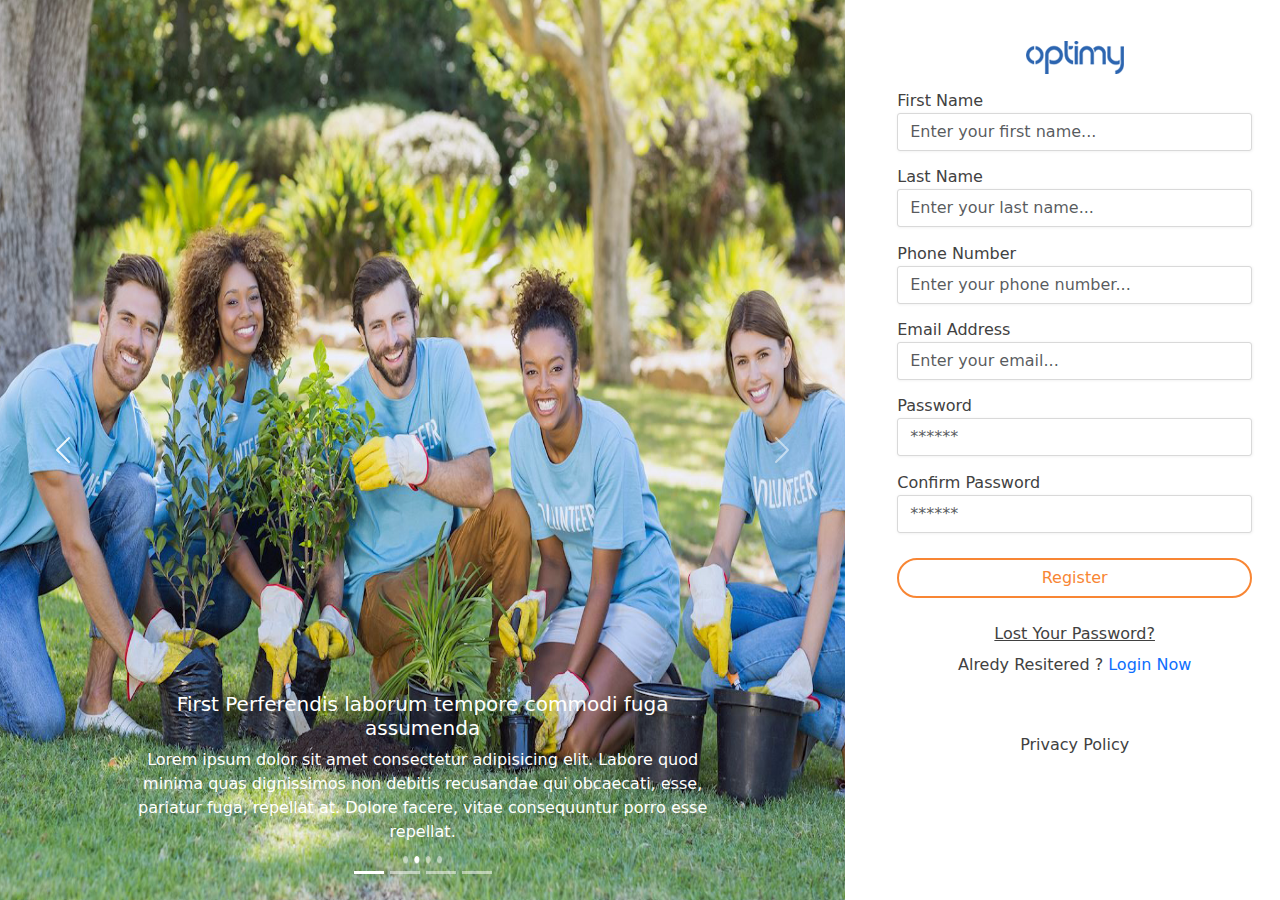
<file: registration.html>
<!DOCTYPE html>
<html lang="en">

<head>
    <meta charset="UTF-8">
    <meta http-equiv="X-UA-Compatible" content="IE=edge">
    <meta name="viewport" content="width=device-width, initial-scale=1.0">
    <link href="css\bootstrap.min.css" rel="stylesheet">
    <link href="css\style.css" rel="stylesheet" type="text/css">
    <script src="js\bootstrap.min.js"></script>

    <title>Registration</title>
</head>

<body>
    <div class="container-fluid gx-0">
        <div class="row">
            <div class="col-12 col-lg-8 ">
                <div id="carouselExampleCaptions" class="carousel slide">
                    <div class="carousel-indicators">
                        <button type="button" data-bs-target="#carouselExampleCaptions" data-bs-slide-to="0"
                            class="active" aria-current="true" aria-label="Slide 1"></button>
                        <button type="button" data-bs-target="#carouselExampleCaptions" data-bs-slide-to="1"
                            aria-label="Slide 2"></button>
                        <button type="button" data-bs-target="#carouselExampleCaptions" data-bs-slide-to="2"
                            aria-label="Slide 3"></button>
                        <button type="button" data-bs-target="#carouselExampleCaptions" data-bs-slide-to="3"
                            aria-label="Slide 4"></button>
                    </div>
                    <div class="carousel-inner">
                        <div class="carousel-item active">
                            <img src="images\Grow-Trees-On-the-path-to-environment-sustainability-login.png"
                                class="d-block w-100" alt="...">
                            <div class="carousel-caption d-none d-md-block">
                                <h5>First Perferendis laborum tempore commodi fuga assumenda</h5>
                                <p>Lorem ipsum dolor sit amet consectetur adipisicing elit. Labore quod minima quas
                                    dignissimos non debitis recusandae qui obcaecati, esse, pariatur fuga, repellat at.
                                    Dolore facere, vitae consequuntur porro esse repellat.</p>
                            </div>
                        </div>
                        <div class="carousel-item">
                            <img src="images\Grow-Trees-On-the-path-to-environment-sustainability-login.png"
                                class="d-block w-100" alt="...">
                            <div class="carousel-caption d-none d-md-block">
                                <h5>Second Perferendis laborum tempore commodi fuga assumenda</h5>
                                <p>Lorem ipsum dolor sit amet consectetur adipisicing elit. Labore quod minima quas
                                    dignissimos non debitis recusandae qui obcaecati, esse, pariatur fuga, repellat at.
                                    Dolore facere, vitae consequuntur porro esse repellat.</p>
                            </div>
                        </div>
                        <div class="carousel-item">
                            <img src="images\Grow-Trees-On-the-path-to-environment-sustainability-login.png"
                                class="d-block w-100" alt="...">
                            <div class="carousel-caption d-none d-md-block">
                                <h5>Third Perferendis laborum tempore commodi fuga assumenda</h5>
                                <p>Lorem ipsum dolor sit amet consectetur adipisicing elit. Labore quod minima quas
                                    dignissimos non debitis recusandae qui obcaecati, esse, pariatur fuga, repellat at.
                                    Dolore facere, vitae consequuntur porro esse repellat.</p>
                            </div>
                        </div>
                        <div class="carousel-item">
                            <img src="images\Grow-Trees-On-the-path-to-environment-sustainability-login.png"
                                class="d-block w-100" alt="...">
                            <div class="carousel-caption d-none d-md-block">
                                <h5>Forth Perferendis laborum tempore commodi fuga assumenda</h5>
                                <p>Lorem ipsum dolor sit amet consectetur adipisicing elit. Labore quod minima quas
                                    dignissimos non debitis recusandae qui obcaecati, esse, pariatur fuga, repellat at.
                                    Dolore facere, vitae consequuntur porro esse repellat.</p>
                            </div>
                        </div>
                    </div>
                    <button class="carousel-control-prev" type="button" data-bs-target="#carouselExampleCaptions"
                        data-bs-slide="prev">
                        <span class="carousel-control-prev-icon" aria-hidden="true"></span>
                        <span class="visually-hidden">Previous</span>
                    </button>
                    <button class="carousel-control-next" type="button" data-bs-target="#carouselExampleCaptions"
                        data-bs-slide="next">
                        <span class="carousel-control-next-icon" aria-hidden="true"></span>
                        <span class="visually-hidden">Next</span>
                    </button>
                </div>
            </div>
            <div class="col-12 col-lg-4">
                <div class="loginDivForRegistrtion">
                    <div class="imglogo">
                        <img src="images\logo.png">
                    </div>
                    <div class="email-div detailsloginpage">
                        <label class="lableLogin">First Name</label>
                        <input type="text" class="form-control" id="emailAddress" placeholder="Enter your first name...">
                    </div>
                    <div class="email-div detailsloginpage">
                        <label class="lableLogin">Last Name</label>
                        <input type="text" class="form-control" id="emailAddress" placeholder="Enter your last name...">
                    </div>
                    <div class="email-div detailsloginpage">
                        <label class="lableLogin">Phone Number</label>
                        <input type="tel" class="form-control" id="emailAddress" placeholder="Enter your phone number...">
                    </div>
                    <div class="email-div detailsloginpage">
                        <label class="lableLogin">Email Address</label>
                        <input type="text" class="form-control" id="emailAddress" placeholder="Enter your email...">
                    </div>
                    <div class="password-div detailsloginpage">
                        <label class="lableLogin">Password</label>
                        <input type="passwords" class="form-control" id="password" placeholder="******">
                    </div>
                    <div class="password-div detailsloginpage">
                        <label class="lableLogin">Confirm Password</label>
                        <input type="passwords" class="form-control" id="password" placeholder="******">
                    </div>
                    <div class="loginBtnDiv detailsloginpage">
                        <button type="button" class="btn btn-outline-warning loginBtn">Register</button>
                        <br>
                        <br>
                        <a href="forgotPassword.html" class="lableLogin">Lost Your Password?</a>
                        <label class="lableLogin">Alredy Resitered ?
                            <a href="index.html" style="text-decoration: none;">Login Now</a></label>
                    </div>
                </div>
                <div class="policy">
                    <br>
                    <br>
                    
                    <p id="privacy">Privacy Policy</p>
                </div>
            </div>
        </div>
    </div>





</body>

</html>
</file>
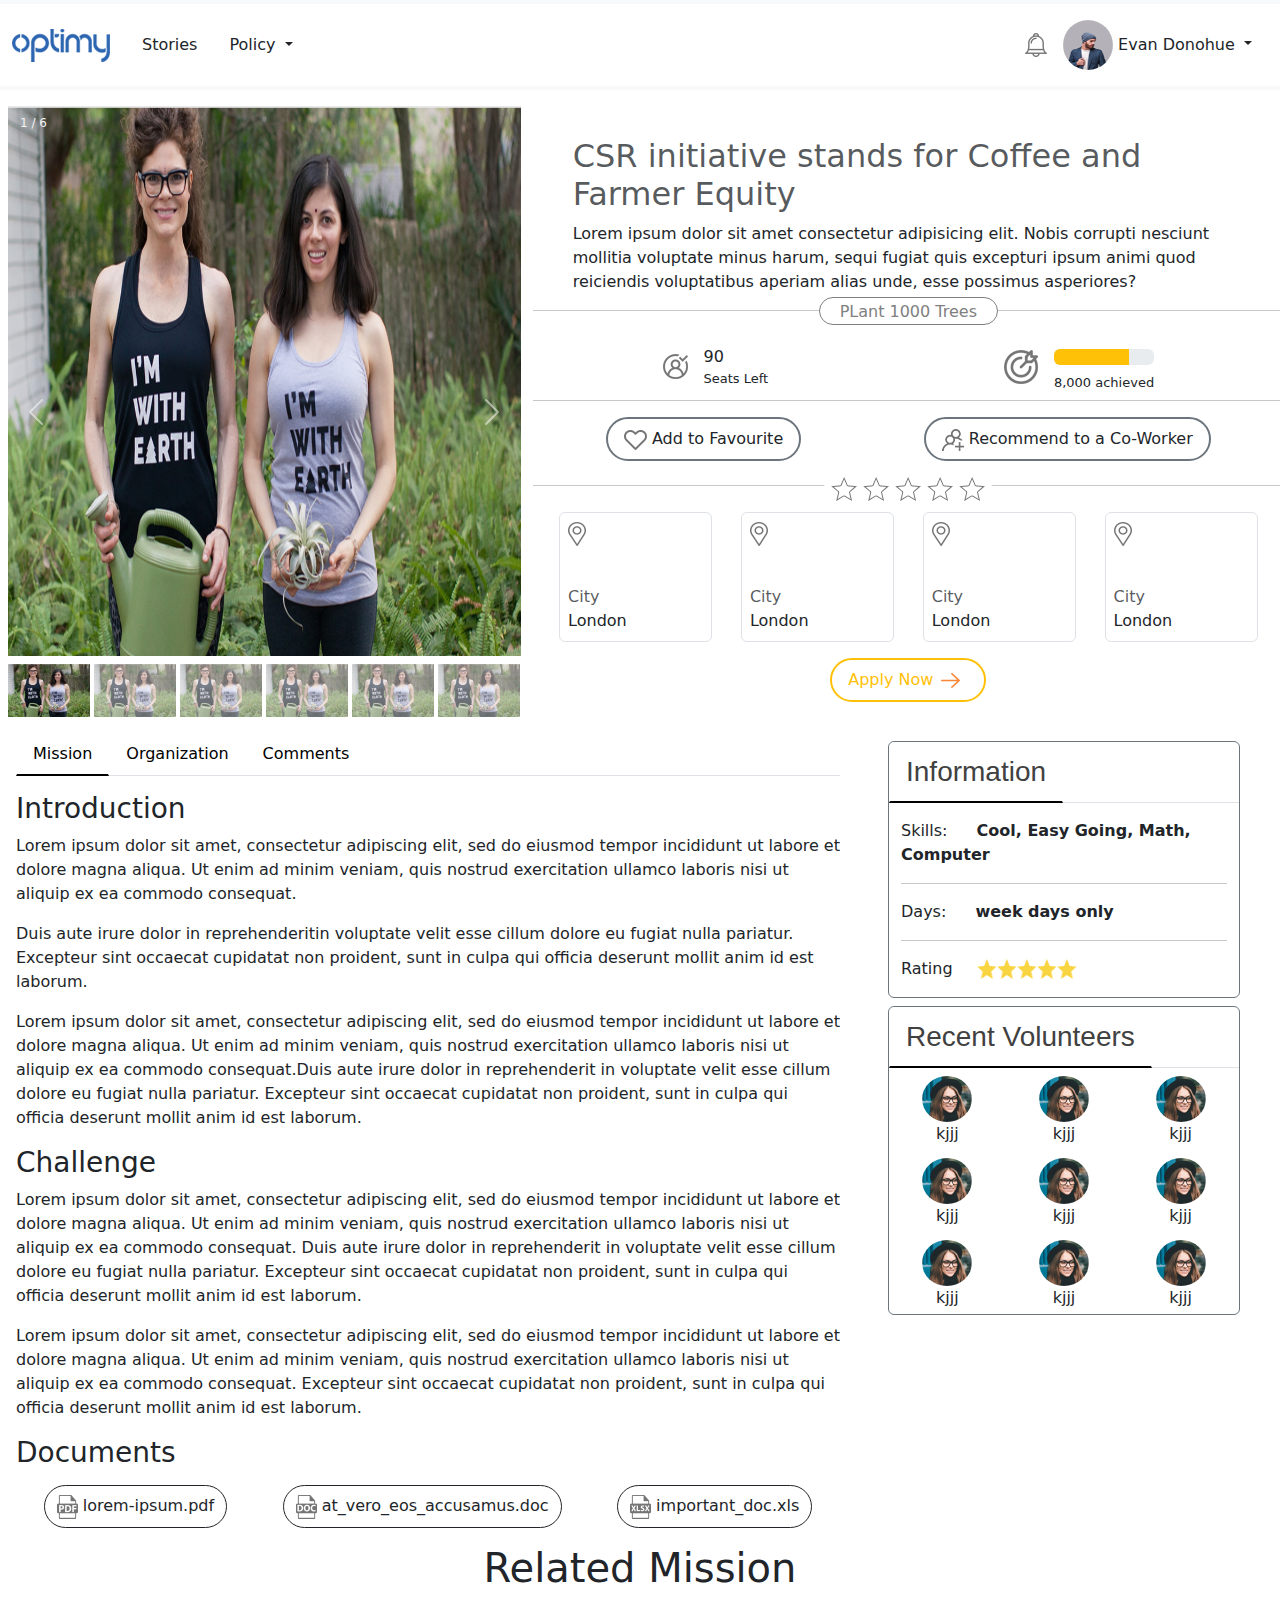
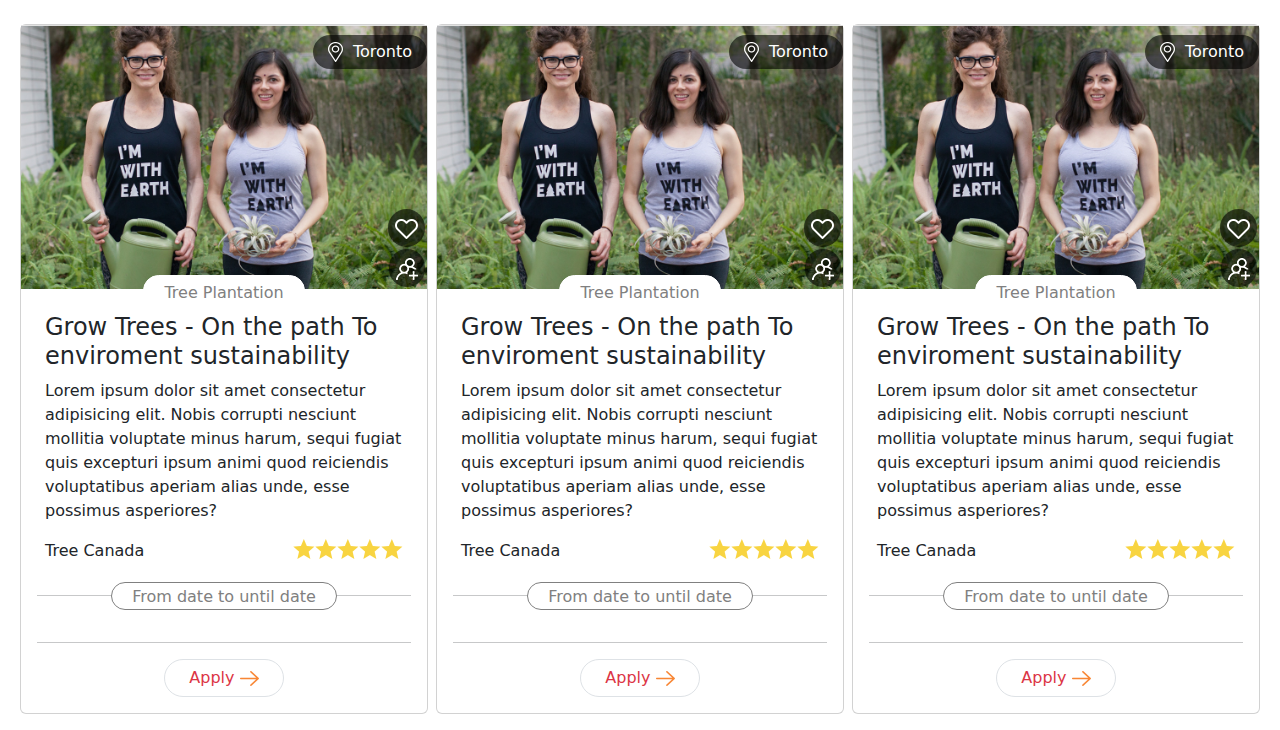
<file: Volentiringmissionpage.html>
<!DOCTYPE html>
<html lang="en">

<head>
     <meta charset="UTF-8" />
     <meta http-equiv="X-UA-Compatible" content="IE=edge" />
     <meta name="viewport" content="width=device-width, initial-scale=1.0" />
     <link rel="stylesheet" href="css/bootstrap.min.css" />
     <link rel="stylesheet" href="css/volentiringpage.css" />
     <link rel="stylesheet" href="css/mission_landing_page.css">
     <script src="js/bootstrap.min.js"></script>
     <title>Document</title>
</head>

<body>
     <div class="container-fluid g-0">
          <!-- NavBar 1------------------------------------------------------------------------------------------->
          <nav class="navbar navbar-expand-md navbar-light bg-transparent border-bottom border-top border-4 border-light">
               <div class="container-fluid">
                    <button class="btn btn-primary navbar-toggler border-0" type="button" data-bs-toggle="offcanvas"
                         data-bs-target="#offcanvasExample " aria-controls="offcanvasExample " aria-expanded="false">
                         <span class="navbar-toggler-icon border-0"></span>
                    </button>
                    <a class="navbar-brand">
                         <img src="images/logo.png" alt="logo" class="mw-100" />
                    </a>
                    <div class="collapse navbar-collapse offcanvas offcanvas-top" tabindex="-1" id="offcanvasExample"
                         aria-labelledby="offcanvasExampleLabel">
                         <div class="offcanvas-header">
                              <button type="button" class="btn-close text-reset" data-bs-dismiss="offcanvas"
                                   aria-label="Close"></button>
                         </div>
                         <ul class="navbar-nav me-auto mb-2 mb-lg-0">
                              <li class="nav-item dropdown">
                                   <div class="align-content-center">
                                        <a class="nav-link border-0 bg-transparent p-3 text-dark">
                                             Stories
                                        </a>
                                   </div>
                              </li>
                              <li class="nav-item dropdown">
                                   <button class="nav-link dropdown-toggle border-0 bg-transparent p-3 text-dark"
                                        id="navbarDropdown" role="button" data-bs-toggle="dropdown"
                                        aria-expanded="false">
                                        Policy
                                   </button>
                                   <ul class="dropdown-menu" aria-labelledby="navbarDropdown">
                                        <li><a class="dropdown-item" href="#">Action</a></li>
                                        <li><a class="dropdown-item" href="#">Another action</a>
                                        </li>
                                        <li>
                                             <hr class="dropdown-divider" />
                                        </li>
                                        <li>
                                             <a class="dropdown-item" href="#">Something else
                                                  here</a>
                                        </li>
                                   </ul>
                              </li>
                         </ul>
                    </div>
                    <div class="d-flex">
                         <div class="my-auto">
                              <img src="images/bell.png" />
                         </div>
                         <ul class="nav me-auto mb-2 mb-lg-0">
                              <li class="nav-item dropdown">
                                   <a class="nav-link dropdown-toggle text-dark" href="#" id="navbarDropdown"
                                        role="button" data-bs-toggle="dropdown" aria-expanded="false">
                                        <img src="images/user-img.png" class="profile-img rounded-circle"
                                             style="width: 50px; height: 50px" />
                                        <label id="chumantar">Evan Donohue</label>
                                   </a>
                                   <ul class="dropdown-menu dropdown-menu-end" aria-labelledby="navbarDropdown">
                                        <li><a class="dropdown-item" href="#">Dashboard</a></li>
                                        <li><a class="dropdown-item" href="#">Add Profile</a>
                                        </li>
                                        <li>
                                             <a class="dropdown-item" href="#">Volunteering
                                                  Timesheet</a>
                                        </li>
                                        <li><a class="dropdown-item" href="#">Log Out</a></li>
                                   </ul>
                              </li>
                         </ul>
                    </div>
               </div>
          </nav>
          <!-- NavBar 2------------------------------------------------------------------------------------------>
          <!-- <nav
               class="navbar navbar-expand-md navbar-light bg-light justify-content-around shadow p-0 pb-0 pt-0 bg-body">
               <div class="container-fluid">
                    <div class="m-0 w-50">
                         <a class="navbar-brand">
                              <img src="./images/search.png" alt="logo" class="mw-100" />
                              <input type="text" placeholder="Search hear..." class="border-0 bg-transparent mw-100" />
                         </a>
                    </div>



                    <div class="d-flex justify-content-end">
                         <div class="collapse navbar-collapse offcanvas d-flex offcanvas-end " tabindex="-1"
                              id="offcanvasExample1" aria-labelledby="offcanvasExampleLabel1">
                              <div class="offcanvas-header">
                                   <button type="button" class="btn-close text-reset" data-bs-dismiss="offcanvas"
                                        aria-label="Close"></button>
                              </div>
                              <ul class="navbar-nav me-auto mb-2 mb-lg-0">
                                   <li class="nav-item dropdown">
                                        <button class="nav-link dropdown-toggle border-0 bg-transparent p-3 text-dark"
                                             id="navbarDropdown" role="button" data-bs-toggle="dropdown"
                                             aria-expanded="false">
                                             Country
                                        </button>
                                        <ul class="dropdown-menu" aria-labelledby="navbarDropdown">
                                             <li class="mx-1">
                                                  <div class="form-check">
                                                       <input class="form-check-input checkbox" type="checkbox"
                                                            value="country 1" id="flexCheckDefault">
                                                       <label class="form-check-label" for="flexCheckDefault">
                                                            country 1
                                                       </label>
                                                  </div>
                                             </li>
                                             <li class="mx-1">
                                                  <div class="form-check">
                                                       <input class="form-check-input checkbox" type="checkbox"
                                                            value="country 2" id="flexCheckDefault">
                                                       <label class="form-check-label" for="flexCheckDefault">
                                                            country 2
                                                       </label>
                                                  </div>
                                             </li>
                                             <li class="mx-1">
                                                  <div class="form-check">
                                                       <input class="form-check-input checkbox" type="checkbox"
                                                            value="country 3" id="flexCheckDefault">
                                                       <label class="form-check-label" for="flexCheckDefault">
                                                            country 3
                                                       </label>
                                                  </div>
                                             </li>
                                        </ul>
                                   </li>
                                   <li class="nav-item dropdown">
                                        <button class="nav-link dropdown-toggle border-0 bg-transparent p-3 text-dark"
                                             id="navbarDropdown" role="button" data-bs-toggle="dropdown"
                                             aria-expanded="false">
                                             City
                                        </button>
                                        <ul class="dropdown-menu" aria-labelledby="navbarDropdown">
                                             <li class="mx-1">
                                                  <div class="form-check">
                                                       <input class="form-check-input checkbox" type="checkbox"
                                                            value="City 1" id="flexCheckDefault">
                                                       <label class="form-check-label" for="flexCheckDefault">
                                                            City 1
                                                       </label>
                                                  </div>
                                             </li>
                                             <li class="mx-1">
                                                  <div class="form-check">
                                                       <input class="form-check-input checkbox" type="checkbox"
                                                            value="City 2" id="flexCheckDefault">
                                                       <label class="form-check-label" for="flexCheckDefault">
                                                            City 2
                                                       </label>
                                                  </div>
                                             </li>
                                             <li class="mx-1">
                                                  <div class="form-check">
                                                       <input class="form-check-input checkbox" type="checkbox"
                                                            value="City 3" id="flexCheckDefault">
                                                       <label class="form-check-label" for="flexCheckDefault">
                                                            City 3
                                                       </label>
                                                  </div>
                                             </li>
                                             <li class="mx-1">
                                                  <div class="form-check">
                                                       <input class="form-check-input checkbox" type="checkbox"
                                                            value="City 4" id="flexCheckDefault">
                                                       <label class="form-check-label" for="flexCheckDefault">
                                                            City 4
                                                       </label>
                                                  </div>
                                             </li>
                                        </ul>
                                   </li>
                                   <li class="nav-item dropdown">
                                        <button class="nav-link dropdown-toggle border-0 bg-transparent p-3 text-dark"
                                             id="navbarDropdown" role="button" data-bs-toggle="dropdown"
                                             aria-expanded="false">
                                             Theme
                                        </button>
                                        <ul class="dropdown-menu" aria-labelledby="navbarDropdown">
                                             <li class="mx-1">
                                                  <div class="form-check">
                                                       <input class="form-check-input checkbox" type="checkbox"
                                                            value="Theme 1" id="flexCheckDefault">
                                                       <label class="form-check-label" for="flexCheckDefault">
                                                            Theme 1
                                                       </label>
                                                  </div>
                                             </li>
                                             <li class="mx-1">
                                                  <div class="form-check">
                                                       <input class="form-check-input checkbox" type="checkbox"
                                                            value="Theme 2" id="flexCheckDefault">
                                                       <label class="form-check-label" for="flexCheckDefault">
                                                            Theme 2
                                                       </label>
                                                  </div>
                                             </li>
                                             <li class="mx-1">
                                                  <div class="form-check">
                                                       <input class="form-check-input checkbox" type="checkbox"
                                                            value="Theme 3" id="flexCheckDefault">
                                                       <label class="form-check-label" for="flexCheckDefault">
                                                            Theme 3
                                                       </label>
                                                  </div>
                                             </li>
                                             <li class="mx-1">
                                                  <div class="form-check">
                                                       <input class="form-check-input checkbox" type="checkbox"
                                                            value="Theme 4" id="flexCheckDefault">
                                                       <label class="form-check-label" for="flexCheckDefault">
                                                            Theme 4
                                                       </label>
                                                  </div>
                                             </li>
                                             <li class="mx-1">
                                                  <div class="form-check">
                                                       <input class="form-check-input checkbox" type="checkbox"
                                                            value="Theme 5" id="flexCheckDefault">
                                                       <label class="form-check-label" for="flexCheckDefault">
                                                            Theme 5
                                                       </label>
                                                  </div>
                                             </li>
                                        </ul>
                                   </li>
                                   <li class="nav-item dropdown">
                                        <button class="nav-link dropdown-toggle border-0 bg-transparent p-3 text-dark"
                                             id="navbarDropdown" role="button" data-bs-toggle="dropdown"
                                             aria-expanded="false">
                                             Skills
                                        </button>
                                        <ul class="dropdown-menu dropdown-menu-end" aria-labelledby="navbarDropdown">
                                             <li class="mx-1">
                                                  <div class="form-check">
                                                       <input class="form-check-input checkbox" type="checkbox"
                                                            value="Skill 1" id="flexCheckDefault">
                                                       <label class="form-check-label" for="flexCheckDefault">
                                                            Skill 1
                                                       </label>
                                                  </div>
                                             </li>
                                             <li class="mx-1">
                                                  <div class="form-check">
                                                       <input class="form-check-input checkbox" type="checkbox"
                                                            value="Skill 2" id="flexCheckDefault">
                                                       <label class="form-check-label" for="flexCheckDefault">
                                                            Skill 2
                                                       </label>
                                                  </div>
                                             </li>
                                             <li class="mx-1">
                                                  <div class="form-check">
                                                       <input class="form-check-input checkbox" type="checkbox"
                                                            value="Skill 3" id="flexCheckDefault">
                                                       <label class="form-check-label" for="flexCheckDefault">
                                                            Skill 3
                                                       </label>
                                                  </div>
                                             </li>
                                             <li class="mx-1">
                                                  <div class="form-check">
                                                       <input class="form-check-input checkbox" type="checkbox"
                                                            value="Skill 4" id="flexCheckDefault">
                                                       <label class="form-check-label" for="flexCheckDefault">
                                                            Skill 4
                                                       </label>
                                                  </div>
                                             </li>
                                             <li class="mx-1">
                                                  <div class="form-check">
                                                       <input class="form-check-input checkbox" type="checkbox"
                                                            value="Skill 5" id="flexCheckDefault">
                                                       <label class="form-check-label" for="flexCheckDefault">
                                                            Skill 5
                                                       </label>
                                                  </div>
                                             </li>
                                        </ul>
                                   </li>
                              </ul>
                         </div>
                    </div>
                    <button class="btn btn-primary navbar-toggler border-0" type="button" data-bs-toggle="offcanvas"
                         data-bs-target="#offcanvasExample1 " aria-controls="offcanvasExample1 " aria-expanded="false"
                         style="height: 50px">
                         <span class="border-0"><img src="./images/filter.png" alt="filter" /></span>
                    </button>
               </div>
          </nav> -->
     </div>

     <!-- carosal and rating container -->
     <div class="container-fluid g-3 mt-3">
          <div class="row">
               <!-- Slider -->
               <div class="col-lg-5 slider-img align-self-center">
                    <div class="mySlides myslide1">
                         <div class="numbertext">1 / 6</div>
                         <img src="images/CSR-initiative-stands-for-Coffee--and-Farmer-Equity-4.png"
                              class="w-100  setHeight" />
                    </div>

                    <div class="mySlides">
                         <div class="numbertext">2 / 6</div>
                         <img src="images/CSR-initiative-stands-for-Coffee--and-Farmer-Equity-6.png"
                              class="w-100 setHeight" />
                    </div>

                    <div class="mySlides">
                         <div class="numbertext">3 / 6</div>
                         <img src="images/CSR-initiative-stands-for-Coffee--and-Farmer-Equity-4.png"
                              class="w-100 setHeight" />
                    </div>

                    <div class="mySlides">
                         <div class="numbertext">4 / 6</div>
                         <img src="images/CSR-initiative-stands-for-Coffee--and-Farmer-Equity-4.png"
                              class="w-100 setHeight" />
                    </div>

                    <div class="mySlides">
                         <div class="numbertext">5 / 6</div>
                         <img src="images/CSR-initiative-stands-for-Coffee--and-Farmer-Equity-4.png"
                              class="w-100 setHeight" />
                    </div>

                    <div class="mySlides">
                         <div class="numbertext">6 / 6</div>
                         <img src="images/CSR-initiative-stands-for-Coffee--and-Farmer-Equity-4.png"
                              class="w-100 setHeight" />
                    </div>

                    <a class="carousel-control-prev" onclick="plusSlides(-1)"><span class="carousel-control-prev-icon"
                              aria-hidden="true"></span></a>
                    <a class="carousel-control-next" onclick="plusSlides(1)"><span class="carousel-control-next-icon"
                              aria-hidden="true"></span></a>

                    <div class="row gx-1 mt-2">
                         <div class="column">
                              <img class="demo cursor"
                                   src="images/CSR-initiative-stands-for-Coffee--and-Farmer-Equity-4.png"
                                   style="width: 100%" onclick="currentSlide(1)" alt="The Wood" />
                         </div>
                         <div class="column">
                              <img class="demo cursor"
                                   src="images/CSR-initiative-stands-for-Coffee--and-Farmer-Equity-4.png"
                                   style="width: 100%" onclick="currentSlide(2)" alt="Cinque Terre" />
                         </div>
                         <div class="column">
                              <img class="demo cursor"
                                   src="images/CSR-initiative-stands-for-Coffee--and-Farmer-Equity-4.png"
                                   style="width: 100%" onclick="currentSlide(3)" alt="Mountains and fjords" />
                         </div>
                         <div class="column">
                              <img class="demo cursor"
                                   src="images/CSR-initiative-stands-for-Coffee--and-Farmer-Equity-4.png"
                                   style="width: 100%" onclick="currentSlide(4)" alt="Northern Lights" />
                         </div>
                         <div class="column">
                              <img class="demo cursor"
                                   src="images/CSR-initiative-stands-for-Coffee--and-Farmer-Equity-4.png"
                                   style="width: 100%" onclick="currentSlide(5)" alt="Nature and sunrise" />
                         </div>
                         <div class="column">
                              <img class="demo cursor"
                                   src="images/CSR-initiative-stands-for-Coffee--and-Farmer-Equity-4.png"
                                   style="width: 100%" onclick="currentSlide(6)" alt="Snowy Mountains" />
                         </div>
                    </div>
               </div>
               <!-- rating -->
               <div class="col-lg-7 align-self-center">
                    <div class="row m-3 mt-3 my-auto">
                         <h4 class="text-muted fs-2">
                              CSR initiative stands for Coffee and Farmer Equity
                         </h4>
                         <p>
                              Lorem ipsum dolor sit amet consectetur adipisicing elit. Nobis
                              corrupti nesciunt mollitia voluptate minus harum, sequi fugiat
                              quis excepturi ipsum animi quod reiciendis voluptatibus aperiam
                              alias unde, esse possimus asperiores?
                         </p>
                    </div>
                    <div class="row">
                         <hr />
                         <div class="d-flex DateTime-class justify-content-center">
                              <p class="dateTime">PLant 1000 Trees</p>
                         </div>
                    </div>
                    <!-- seats and goal -->
                    <div class="row">
                         <div class="d-flex flex-column flex-md-row flex-lg-row flex-xl-row justify-content-around">
                              <div class="d-flex justify-content-center flex-grow-1">
                                   <div class="flex-shrink-0 align-self-center">
                                        <img src="images/Seats-left.png" alt="..."  />
                                   </div>
                                   <div class="d-flex flex-column ms-3 align-self-center">
                                        <div>90</div>
                                        <div style="font-size: small">Seats Left</div>
                                   </div>
                              </div>

                              <div class="d-flex justify-content-center flex-grow-1">
                                   <div class="flex-shrink-0 align-self-center">
                                        <img src="images/mission.png" alt="..."  />
                                   </div>
                                   <div class="d-flex flex-column ms-3 align-self-center pt-2">
                                        <div class="progress">
                                             <div class="progress-bar bg-warning" role="progressbar" style="width: 75%"
                                                  aria-valuenow="75" aria-valuemin="0" aria-valuemax="100"></div>
                                        </div>
                                        <div style="font-size: small" class="pt-2">8,000 achieved</div>
                                   </div>
                              </div>
                         </div>
                         <hr class="mt-2 mb-2"/>
                    </div>
                    <!-- favourite and recomand -->
                    <div class="d-flex flex-column flex-md-row flex-lg-row flex-xl-row justify-content-around">
                         <!-- favourite -->
                         <div class="d-flex justify-content-center m-2">
                              <button class="btn border border-2 border-secondary  bg-transparent rounded-pill px-3 py-2">
                                   <img src="images/heart1.png" alt="like" /> Add to Favourite
                              </button>
                         </div>
                         <!-- recomand -->
                         <div class="d-flex justify-content-center m-2">
                              <button class="btn border border-2 border-secondary  bg-transparent rounded-pill px-3 py-2">
                                   <img src="images/add1.png" alt="like" /> Recommend to a
                                   Co-Worker
                              </button>
                         </div>
                    </div>
                    <!-- stars and squre cards -->
                    <div>
                         <!-- stars -->
                         <div class="row">
                              <div class="mt-3"></div>
                              <hr />
                              <div class="d-flex DateTime-class justify-content-center">
                                   <div class="dateTime border-0 px-1">
                                        <div class="d-flex">
                                             <img src="images/star-empty.png" alt="">
                                             <img src="images/star-empty.png" alt="">
                                             <img src="images/star-empty.png" alt="">
                                             <img src="images/star-empty.png" alt="">
                                             <img src="images/star-empty.png" alt="">
                                        </div>
                                   </div>
                              </div>
                         </div>
                         <!-- squre cards -->
                         <div class="row">
                              <div class="d-flex justify-content-around flex-wrap">
                                   <div class="d-flex flex-column justify-content-between border rounded mt-2"
                                        style="width: 153px ;height: 130px;">
                                        <div class="pb-3 px-2 pt-2">
                                             <img src="images/pin1.png" alt="" srcset="" />
                                        </div>
                                        <div class="px-2 pb-2">
                                             <div class="text-muted">City</div>
                                             <div>London</div>
                                        </div>
                                   </div>
                                   <div class="d-flex flex-column justify-content-between border rounded mt-2"
                                        style="width: 153px ;height: 130px;">
                                        <div class="pb-3 px-2 pt-2">
                                             <img src="images/pin1.png" alt="" srcset="" />
                                        </div>
                                        <div class="px-2 pb-2">
                                             <div class="text-muted">City</div>
                                             <div>London</div>
                                        </div>
                                   </div>
                                   <div class="d-flex flex-column justify-content-between border rounded mt-2"
                                        style="width: 153px ;height: 130px;">
                                        <div class="pb-3 px-2 pt-2">
                                             <img src="images/pin1.png" alt="" srcset="" />
                                        </div>
                                        <div class="px-2 pb-2">
                                             <div class="text-muted">City</div>
                                             <div>London</div>
                                        </div>
                                   </div>
                                   <div class="d-flex flex-column justify-content-between border rounded mt-2"
                                        style="width: 153px ;height: 130px;">
                                        <div class="pb-3 px-2 pt-2">
                                             <img src="images/pin1.png" alt="" srcset="" />
                                        </div>
                                        <div class="px-2 pb-2">
                                             <div class="text-muted">City</div>
                                             <div>London</div>
                                        </div>
                                   </div>
                              </div>
                         </div>
                    </div>
                    <!-- apply button -->
                    <div class="d-flex justify-content-center pt-3">
                         <button class="rounded-pill btn btn-outline-warning border-2  p-2 px-3">
                              Apply Now<img src="images/right-arrow.png" alt="" class="px-2"/>
                         </button>
                    </div>
               </div>
          </div>
     </div>

     <!----------- -------  Tabs and information  ---------------- -->
     <div class="row mt-3 px-3">
          <div class="col-xl-8 col-lg-8 col-md-12">
               <ul class="nav nav-tabs" id="myTab" role="tablist">
                    <li class="nav-item" role="presentation">
                         <button class="nav-link active text-black" id="mission-tab" data-bs-toggle="tab"
                              data-bs-target="#mission" type="button" role="tab" aria-controls="mission"
                              aria-selected="true">
                              Mission
                         </button>
                    </li>
                    <li class="nav-item" role="presentation">
                         <button class="nav-link text-black" id="profile-tab" data-bs-toggle="tab"
                              data-bs-target="#organization" type="button" role="tab" aria-controls="organization"
                              aria-selected="false">
                              Organization
                         </button>
                    </li>
                    <li class="nav-item" role="presentation">
                         <button class="nav-link text-black" id="comments-tab" data-bs-toggle="tab"
                              data-bs-target="#comments" type="button" role="tab" aria-controls="comments"
                              aria-selected="false">
                              Comments
                         </button>
                    </li>
               </ul>
               <div class="tab-content mt-3" id="myTabContent">
                    <div class="tab-pane fade show active" id="mission" role="tabpanel" aria-labelledby="mission-tab">
                         <h3>Introduction</h3>
                         <p>
                              Lorem ipsum dolor sit amet, consectetur adipiscing elit, sed do
                              eiusmod tempor incididunt ut labore et dolore magna aliqua. Ut
                              enim ad minim veniam, quis nostrud exercitation ullamco laboris
                              nisi ut aliquip ex ea commodo consequat.
                         </p>
                         <p>
                              Duis aute irure dolor in reprehenderitin voluptate velit esse
                              cillum dolore eu fugiat nulla pariatur. Excepteur sint occaecat
                              cupidatat non proident, sunt in culpa qui officia deserunt mollit
                              anim id est laborum.
                         </p>
                         <p>
                              Lorem ipsum dolor sit amet, consectetur adipiscing elit, sed do
                              eiusmod tempor incididunt ut labore et dolore magna aliqua. Ut
                              enim ad minim veniam, quis nostrud exercitation ullamco laboris
                              nisi ut aliquip ex ea commodo consequat.Duis aute irure dolor in
                              reprehenderit in voluptate velit esse cillum dolore eu fugiat
                              nulla pariatur. Excepteur sint occaecat cupidatat non proident,
                              sunt in culpa qui officia deserunt mollit anim id est laborum.
                         </p>
                         <h3>Challenge</h3>
                         <p>
                              Lorem ipsum dolor sit amet, consectetur adipiscing elit, sed do
                              eiusmod tempor incididunt ut labore et dolore magna aliqua. Ut
                              enim ad minim veniam, quis nostrud exercitation ullamco laboris
                              nisi ut aliquip ex ea commodo consequat. Duis aute irure dolor in
                              reprehenderit in voluptate velit esse cillum dolore eu fugiat
                              nulla pariatur. Excepteur sint occaecat cupidatat non proident,
                              sunt in culpa qui officia deserunt mollit anim id est laborum.
                         </p>
                         <p>
                              Lorem ipsum dolor sit amet, consectetur adipiscing elit, sed do
                              eiusmod tempor incididunt ut labore et dolore magna aliqua. Ut
                              enim ad minim veniam, quis nostrud exercitation ullamco laboris
                              nisi ut aliquip ex ea commodo consequat. Excepteur sint occaecat
                              cupidatat non proident, sunt in culpa qui officia deserunt mollit
                              anim id est laborum.
                         </p>
                         <h3>Documents</h3>
                         <div
                              class="d-flex flex-xl-row flex-lg-row flex-md-row flex-sm-column flex-column justify-content-around">
                              <div class="d-flex justify-content-center mt-2">
                                   <button class="btn btn-outline-dark rounded-pill py-2">
                                        <img src="images/pdf.png" alt="like" /> lorem-ipsum.pdf
                                   </button>
                              </div>

                              <div class="d-flex justify-content-center mt-2">
                                   <button class="btn btn-outline-dark rounded-pill py-2">
                                        <img src="images/doc.png" alt="like" />
                                        at_vero_eos_accusamus.doc
                                   </button>
                              </div>

                              <div class="d-flex justify-content-center mt-2">
                                   <button class="btn btn-outline-dark rounded-pill py-2">
                                        <img src="images/xlsx.png" alt="like" /> important_doc.xls
                                   </button>
                              </div>
                         </div>
                    </div>

                    <div class="tab-pane fade" id="organization" role="tabpanel" aria-labelledby="organization-tab">
                         <p>
                              Optimy organizations working on environmental, social, advocacy
                              and human rights. They can work to promote social or political
                              change on a broad scale or very locally. NGOs play a critical part
                              in developing society, improving communities, and promoting
                              citizen participation.
                         </p>
                    </div>

                    <div class="tab-pane fade" id="comments" role="tabpanel" aria-labelledby="comments-tab">
                         <div>
                              <div class="p-2">
                                   <div class="d-flex flex-row align-items-start">
                                        <textarea class="form-control ml-1 shadow-none textarea"
                                             placeholder="Enter Your Comments...."></textarea>
                                   </div>
                                   <div class="mt-2">
                                        <button class="btn btn-outline-warning rounded-pill" type="button">
                                             Post comment
                                        </button>
                                   </div>
                              </div>
                              <div class="bg-light p-2 overflow-scroll" style="max-height: 300px;">
                                   <div class="d-flex bg-white p-2 shadow mb-2">
                                        <div class="d-flex flex-row user-info align-self-center">
                                             <img class="rounded-circle" src="images/volunteer1.png" width="50"
                                                  height="50px" />
                                        </div>
                                        <div class="mt-2 px-3">
                                             <div class="d-flex flex-column justify-content-start ml-2">
                                                  <span class="d-block font-weight-bold name">Margaret Walsh</span>
                                                  <span class="date text-black-50">Monday, October 21, 2019, 4:57
                                                       PM</span>
                                             </div>
                                             <p class="comment-text mt-2">
                                                  Lorem ipsum dolor sit amet, consectetur adipiscing elit,
                                                  sed do eiusmod tempor
                                             </p>
                                        </div>
                                   </div>
                                   <div class="d-flex bg-white p-2 shadow mb-2">
                                        <div class="d-flex flex-row user-info align-self-center">
                                             <img class="rounded-circle" src="images/volunteer1.png" width="50"
                                                  height="50px" />
                                        </div>
                                        <div class="mt-2 px-3">
                                             <div class="d-flex flex-column justify-content-start ml-2">
                                                  <span class="d-block font-weight-bold name">Margaret Walsh</span>
                                                  <span class="date text-black-50">Monday, October 21, 2019, 4:57
                                                       PM</span>
                                             </div>
                                             <p class="comment-text mt-2">
                                                  Lorem ipsum dolor sit amet, consectetur adipiscing elit,
                                                  sed do eiusmod tempor
                                             </p>
                                        </div>
                                   </div>
                                   <div class="d-flex bg-white p-2 shadow mb-2">
                                        <div class="d-flex flex-row user-info align-self-center">
                                             <img class="rounded-circle" src="images/volunteer1.png" width="50"
                                                  height="50px" />
                                        </div>
                                        <div class="mt-2 px-3">
                                             <div class="d-flex flex-column justify-content-start ml-2">
                                                  <span class="d-block font-weight-bold name">Margaret Walsh</span>
                                                  <span class="date text-black-50">Monday, October 21, 2019, 4:57
                                                       PM</span>
                                             </div>
                                             <p class="comment-text mt-2">
                                                  Lorem ipsum dolor sit amet, consectetur adipiscing elit,
                                                  sed do eiusmod tempor
                                             </p>
                                        </div>
                                   </div>
                                   <div class="d-flex bg-white p-2 shadow mb-2">
                                        <div class="d-flex flex-row user-info align-self-center">
                                             <img class="rounded-circle" src="images/volunteer1.png" width="50"
                                                  height="50px" />
                                        </div>
                                        <div class="mt-2 px-3">
                                             <div class="d-flex flex-column justify-content-start ml-2">
                                                  <span class="d-block font-weight-bold name">Margaret Walsh</span>
                                                  <span class="date text-black-50">Monday, October 21, 2019, 4:57
                                                       PM</span>
                                             </div>
                                             <p class="comment-text mt-2">
                                                  Lorem ipsum dolor sit amet, consectetur adipiscing elit,
                                                  sed do eiusmod tempor
                                             </p>
                                        </div>
                                   </div>
                              </div>
                         </div>
                    </div>
               </div>
          </div>
          <!-- info and recent volunteered -->
          <div class="col-xl-4 col-lg-4 col-md-12 container-fluid px-5 ">
               <div class="row border rounded border-secondary mt-2">
                    <ul class="nav nav-tabs" id="myTab" role="tablist">
                         <li class="nav-item" role="presentation">
                              <button class="nav-link active fs-3" data-bs-toggle="tab" data-bs-target="#tab-1"
                                   type="button" role="tab" aria-controls="home" aria-selected="true" style="color: #414141; letter-spacing: 0cm; font-family: 'Lucida Sans', 'Lucida Sans Regular', 'Lucida Grande', 'Lucida Sans Unicode', Geneva, Verdana, sans-serif;">
                                   Information
                              </button>
                         </li>
                    </ul>
                    <div class="tab-content" id="myTabContent">
                         <div class="tab-pane fade show active" id="tab-1" role="tabpanel">
                              <div class="d-flex flex-column mt-3">
                                   <div>
                                        <p class="mb-0">
                                             Skills: <b class="px-4">Cool, Easy Going, Math, Computer</b>
                                        </p>
                                   </div>
                                   <hr />
                                   <div>
                                        <p class="mb-0">Days: <b class="px-4">week days only</b></p>
                                   </div>

                                   <hr />
                                   <div class="d-flex pb-3">
                                        Rating
                                        <div class="d-flex px-4">
                                             <img src="images/selected-star.png" alt="" srcset="" style="height: 20px; width: 20px; " class="align-self-center" />
                                             <img src="images/selected-star.png" alt="" srcset="" style="height: 20px; width: 20px; " class="align-self-center" />
                                             <img src="images/selected-star.png" alt="" srcset="" style="height: 20px; width: 20px; " class="align-self-center" />
                                             <img src="images/selected-star.png" alt="" srcset="" style="height: 20px; width: 20px; " class="align-self-center" />
                                             <img src="images/selected-star.png" alt="" srcset="" style="height: 20px; width: 20px; " class="align-self-center" />
                                        </div>
                                   </div>
                              </div>
                         </div>
                    </div>
               </div>
               <div class="row border rounded border-secondary mt-2">
                    <ul class="nav nav-tabs" id="myTab" role="tablist">
                         <li class="nav-item" role="presentation">
                              <button class="nav-link active fs-3" data-bs-toggle="tab" data-bs-target="#tab-1"
                                   type="button" role="tab" aria-controls="home" aria-selected="true " style="color: #414141; letter-spacing: 0cm; font-family: 'Lucida Sans', 'Lucida Sans Regular', 'Lucida Grande', 'Lucida Sans Unicode', Geneva, Verdana, sans-serif;">
                                   Recent Volunteers
                              </button>
                         </li>
                    </ul>
                    <div class="tab-content" id="myTabContent">
                         <div class="tab-pane fade show active" id="tab-1" role="tabpanel">
                              <div class="row row-cols-lg-3 row-cols-md-3 row-cols-sm-3">
                                   <div class="col">
                                        <div class="d-flex flex-column justify-content-between mt-2 mb-1">
                                             <div class="d-flex justify-content-center">
                                                  <img src="images/volunteer4.png" alt=""
                                                       class="rounded-circle " style="max-height: 50px; max-width: 50px;" srcset="" />
                                             </div>
                                             <div class="d-flex justify-content-center">kjjj</div>
                                        </div>
                                   </div>
                                   <div class="col">
                                        <div class="d-flex flex-column justify-content-between mt-2 mb-1">
                                             <div class="d-flex justify-content-center">
                                                  <img src="images/volunteer4.png" alt=""
                                                       class="rounded-circle " style="max-height: 50px; max-width: 50px;" srcset="" />
                                             </div>
                                             <div class="d-flex justify-content-center">kjjj</div>
                                        </div>
                                   </div>
                                   <div class="col">
                                        <div class="d-flex flex-column justify-content-between mt-2 mb-1">
                                             <div class="d-flex justify-content-center">
                                                  <img src="images/volunteer4.png" alt=""
                                                       class="rounded-circle " style="max-height: 50px; max-width: 50px;" srcset="" />
                                             </div>
                                             <div class="d-flex justify-content-center">kjjj</div>
                                        </div>
                                   </div>
                                   <div class="col">
                                        <div class="d-flex flex-column justify-content-between mt-2 mb-1">
                                             <div class="d-flex justify-content-center">
                                                  <img src="images/volunteer4.png" alt=""
                                                       class="rounded-circle " style="max-height: 50px; max-width: 50px;" srcset="" />
                                             </div>
                                             <div class="d-flex justify-content-center">kjjj</div>
                                        </div>
                                   </div>
                                   <div class="col">
                                        <div class="d-flex flex-column justify-content-between mt-2 mb-1">
                                             <div class="d-flex justify-content-center">
                                                  <img src="images/volunteer4.png" alt=""
                                                       class="rounded-circle " style="max-height: 50px; max-width: 50px;" srcset="" />
                                             </div>
                                             <div class="d-flex justify-content-center">kjjj</div>
                                        </div>
                                   </div>
                                   <div class="col">
                                        <div class="d-flex flex-column justify-content-between mt-2 mb-1">
                                             <div class="d-flex justify-content-center">
                                                  <img src="images/volunteer4.png" alt=""
                                                       class="rounded-circle " style="max-height: 50px; max-width: 50px;" srcset="" />
                                             </div>
                                             <div class="d-flex justify-content-center">kjjj</div>
                                        </div>
                                   </div>
                                   <div class="col">
                                        <div class="d-flex flex-column justify-content-between mt-2 mb-1">
                                             <div class="d-flex justify-content-center">
                                                  <img src="images/volunteer4.png" alt=""
                                                       class="rounded-circle " style="max-height: 50px; max-width: 50px;" srcset="" />
                                             </div>
                                             <div class="d-flex justify-content-center">kjjj</div>
                                        </div>
                                   </div>
                                   <div class="col">
                                        <div class="d-flex flex-column justify-content-between mt-2 mb-1">
                                             <div class="d-flex justify-content-center">
                                                  <img src="images/volunteer4.png" alt=""
                                                       class="rounded-circle " style="max-height: 50px; max-width: 50px;" srcset="" />
                                             </div>
                                             <div class="d-flex justify-content-center">kjjj</div>
                                        </div>
                                   </div>
                                   <div class="col">
                                        <div class="d-flex flex-column justify-content-between mt-2 mb-1">
                                             <div class="d-flex justify-content-center">
                                                  <img src="images/volunteer4.png" alt=""
                                                       class="rounded-circle " style="max-height: 50px; max-width: 50px;" srcset="" />
                                             </div>
                                             <div class="d-flex justify-content-center">kjjj</div>
                                        </div>
                                   </div>
                              </div>
                         </div>
                    </div>
               </div>
          </div>
     </div>
     <!-- related mission -->
     <div class="d-flex justify-content-center pt-3">
          <h1>Related Mission</h1>
     </div>
     <div class="row row-cols-1 row-cols-sm-2 row-cols-md-3 g-2 m-3">
          <div class="col">
               <div class="card">
                    <!-- ./images -------------------------------------------------------------------------------->
                    <div class="mission-image">
                         <img src="./images/CSR-initiative-stands-for-Coffee--and-Farmer-Equity-4.png" alt=""
                              class="w-100" />
                         <div class="pin">
                              <img src="./images/pin.png" alt="" class="" />&nbsp; Toronto
                         </div>
                         <div class="favourite">
                              <img src="./images/heart.png" alt="" class="mw-50 mh-50" />
                         </div>
                         <div class="adduser">
                              <img src="./images/user.png" alt="" class="mw-50 mh-50" />
                         </div>
                    </div>
                    <!-- Card Body ---------------------------------------------------------------------------->
                    <div class="card-body">
                         <div class="d-flex justify-content-center">
                              <p class="card-title position-absolute">Tree Plantation</p>
                         </div>
                         <div class="m-2">
                              <h4 class="card-text">
                                   Grow Trees - On the path To enviroment sustainability
                              </h4>
                              <p>
                                   Lorem ipsum dolor sit amet consectetur adipisicing elit.
                                   Nobis corrupti nesciunt mollitia voluptate minus harum,
                                   sequi fugiat quis excepturi ipsum animi quod reiciendis
                                   voluptatibus aperiam alias unde, esse possimus asperiores?
                              </p>
                              <div class="d-flex justify-content-between">
                                   <p>Tree Canada</p>
                                   <div>
                                        <div class="d-flex">
                                             <img src="./images/selected-star.png" alt=""
                                                  class="mw-100" /><img src="./images/selected-star.png"
                                                  alt="" /><img src="./images/selected-star.png" alt="" /><img
                                                  src="./images/selected-star.png" alt="" /><img
                                                  src="./images/selected-star.png" alt="" />
                                        </div>
                                   </div>
                              </div>
                         </div>
                         <hr />
                         <div class="d-flex justify-content-center">
                              <p class="DateTime-title">From date to until date</p>
                         </div>
                         <div></div>
                         <hr />
                         <div class="d-flex justify-content-center">
                              <a class="btn border text-danger bg-gradient rounded-pill px-4">Apply <img
                                        src="./images/right-arrow.png" alt="" /></a>
                         </div>
                    </div>
               </div>
          </div>
          <div class="col">
               <div class="card">
                    <!-- ./images -------------------------------------------------------------------------------->
                    <div class="mission-image">
                         <img src="./images/CSR-initiative-stands-for-Coffee--and-Farmer-Equity-4.png" alt=""
                              class="w-100" />
                         <div class="pin">
                              <img src="./images/pin.png" alt="" class="" />&nbsp; Toronto
                         </div>
                         <div class="favourite">
                              <img src="./images/heart.png" alt="" class="mw-50 mh-50" />
                         </div>
                         <div class="adduser">
                              <img src="./images/user.png" alt="" class="mw-50 mh-50" />
                         </div>
                    </div>
                    <!-- Card Body ---------------------------------------------------------------------------->
                    <div class="card-body">
                         <div class="d-flex justify-content-center">
                              <p class="card-title position-absolute">Tree Plantation</p>
                         </div>
                         <div class="m-2">
                              <h4 class="card-text">
                                   Grow Trees - On the path To enviroment sustainability
                              </h4>
                              <p>
                                   Lorem ipsum dolor sit amet consectetur adipisicing elit.
                                   Nobis corrupti nesciunt mollitia voluptate minus harum,
                                   sequi fugiat quis excepturi ipsum animi quod reiciendis
                                   voluptatibus aperiam alias unde, esse possimus asperiores?
                              </p>
                              <div class="d-flex justify-content-between">
                                   <p>Tree Canada</p>
                                   <div>
                                        <div class="d-flex">
                                             <img src="./images/selected-star.png" alt=""
                                                  class="mw-100" /><img src="./images/selected-star.png"
                                                  alt="" /><img src="./images/selected-star.png" alt="" /><img
                                                  src="./images/selected-star.png" alt="" /><img
                                                  src="./images/selected-star.png" alt="" />
                                        </div>
                                   </div>
                              </div>
                         </div>
                         <hr />
                         <div class="d-flex justify-content-center">
                              <p class="DateTime-title">From date to until date</p>
                         </div>
                         <div></div>
                         <hr />
                         <div class="d-flex justify-content-center">
                              <a class="btn border text-danger bg-gradient rounded-pill px-4">Apply <img
                                        src="./images/right-arrow.png" alt="" /></a>
                         </div>
                    </div>
               </div>
          </div>
          <div class="col">
               <div class="card">
                    <!-- ./images -------------------------------------------------------------------------------->
                    <div class="mission-image">
                         <img src="./images/CSR-initiative-stands-for-Coffee--and-Farmer-Equity-4.png" alt=""
                              class="w-100" />
                         <div class="pin">
                              <img src="./images/pin.png" alt="" class="" />&nbsp; Toronto
                         </div>
                         <div class="favourite">
                              <img src="./images/heart.png" alt="" class="mw-50 mh-50" />
                         </div>
                         <div class="adduser">
                              <img src="./images/user.png" alt="" class="mw-50 mh-50" />
                         </div>
                    </div>
                    <!-- Card Body ---------------------------------------------------------------------------->
                    <div class="card-body">
                         <div class="d-flex justify-content-center">
                              <p class="card-title position-absolute">Tree Plantation</p>
                         </div>
                         <div class="m-2">
                              <h4 class="card-text">
                                   Grow Trees - On the path To enviroment sustainability
                              </h4>
                              <p>
                                   Lorem ipsum dolor sit amet consectetur adipisicing elit.
                                   Nobis corrupti nesciunt mollitia voluptate minus harum,
                                   sequi fugiat quis excepturi ipsum animi quod reiciendis
                                   voluptatibus aperiam alias unde, esse possimus asperiores?
                              </p>
                              <div class="d-flex justify-content-between">
                                   <p>Tree Canada</p>
                                   <div>
                                        <div class="d-flex">
                                             <img src="./images/selected-star.png" alt=""
                                                  class="mw-100" /><img src="./images/selected-star.png"
                                                  alt="" /><img src="./images/selected-star.png" alt="" /><img
                                                  src="./images/selected-star.png" alt="" /><img
                                                  src="./images/selected-star.png" alt="" />
                                        </div>
                                   </div>
                              </div>
                         </div>
                         <hr />
                         <div class="d-flex justify-content-center">
                              <p class="DateTime-title">From date to until date</p>
                         </div>
                         <div></div>
                         <hr />
                         <div class="d-flex justify-content-center">
                              <a class="btn border text-danger bg-gradient rounded-pill px-4">Apply <img
                                        src="./images/right-arrow.png" alt="" /></a>
                         </div>
                    </div>
               </div>
          </div>
     </div>
</body>
<script>
     let slideIndex = 1;
     showSlides(slideIndex);

     function plusSlides(n) {
          showSlides((slideIndex += n));
     }

     function currentSlide(n) {
          showSlides((slideIndex = n));
     }

     function showSlides(n) {
          let i;
          let slides = document.getElementsByClassName("mySlides");
          let dots = document.getElementsByClassName("demo");
          // let captionText = document.getElementById("caption");

          if (n > slides.length) {
               slideIndex = 1;
          }
          if (n < 1) {
               slideIndex = slides.length;
          }
          // myslide1.style.display = "block";
          for (i = 0; i < slides.length; i++) {
               slides[i].style.display = "none";
          }
          slides[slideIndex - 1].style.display = "block";
          for (i = 0; i < dots.length; i++) {
               dots[i].className = dots[i].className.replace(" active", "");
          }
          slides[slideIndex - 1].style.display = "block";
          dots[slideIndex - 1].className += " active";
          // captionText.innerHTML = dots[slideIndex - 1].alt;
     }
</script>

</html>
</file>
<file: css/mission_landing_page.css>
.card-title {
    border: 1px solid lightgray;
    margin-top: -30px;
    background: white;
    width: fit-content;
    border-radius: 30PX;
    border-color: white;
    padding-left: 20px;
    padding-top: 5px;
    padding-right: 20px;
    color: gray;
}
.DateTime-title {
    border: 1px solid lightgray;
    margin-top: -30px;
    background: white;
    width: fit-content;
    border-radius: 30PX;
    border-color: gray;
    padding-left: 20px;
    padding-top: 2px;
    padding-right: 20px;
    color: gray;
    z-index: 1;
}
.pin {
    position: absolute;
    top: 10px;
    right: 0px;
    background-color: rgba(0, 0, 0, 0.604);
    border-radius: 50px;
    padding: 5px 15px;
    color: white;
    }
.favourite {
    position: absolute;
    bottom: 42px;
    right: 2px;
    background-color: rgba(0, 0, 0, 0.604);
    border-radius: 50px;
    color: white;
    max-width: 40px;
    max-height: 40px;
    padding: 7px;
    }
.adduser {
    position: absolute;
    bottom: 2px;
    right: 2px;
    background-color: rgba(0, 0, 0, 0.604);
    border-radius: 50px;
    max-width: 40px;
    max-height: 40px;
    color: white;
    padding: 7px;
    }
.mission-image{
    position:relative;
    }
@media screen and (max-width : 768px) {
    #chumantar{
        display: none;
    }
}
/* Card vala */
.filter-list {
     margin-top: 5px;
     border: 1px solid gray;
     flex-direction: row;
     width: fit-content;
     background-color: white;
     border-radius: 20px;
     color: #000;
     cursor: pointer;
     }
.filter-close-button {
     background-color: transparent;
     border: none;
     cursor: pointer;
     font-size: 18px;
     margin-left: 5px;
     color: #888;
}
</file>
<file: css/volentiringpage.css>
@media screen and (max-width : 768px) {
     #chumantar {
     display: none;
     }
     .linemalava{
          display: flex;
          flex-direction: row;
          justify-content: space-around;
     }
     
     
     }
     
     @media screen and (min-width : 768px) {
     .setHeight {
     height: 550px;
     }
     }
     
     #tabs {
     text-align: justify;
     }
     
     .setHeight {
     height: 550px;
     }
     
     .mySlides {
     display: none;
     }
     
     .slider-img {
     position: relative;
     }
     
     .cursor {
     cursor: pointer;
     }
     
     .prev,
     .next {
     cursor: pointer;
     position: absolute;
     top: 45%;
     width: auto;
     padding: 16px;
     margin-top: -50px;
     color: white;
     font-weight: bold;
     font-size: 15px;
     border-radius: 0 3px 3px 0;
     user-select: none;
     -webkit-user-select: none;
     }
     
     .next {
     right: 0;
     border-radius: 3px 0 0 3px;
     }
     
     .prev:hover,
     .next:hover {
     background-color: rgba(255, 255, 255, 0.8);
     }
     
     .numbertext {
     color: #f2f2f2;
     font-size: 12px;
     padding: 8px 12px;
     position: absolute;
     top: 0;
     }
     
     
     .row:after {
     content: "";
     display: table;
     clear: both;
     }
     
     .column {
     float: left;
     width: 16.66%;
     }
     
     .demo {
     opacity: 0.6;
     }
     
     .active {
     opacity: 1;
     }
     
     .demo:hover {
     opacity: 0.7;
     }
     
     
     .dateTime {
          border: 1px solid lightgray;
          margin-top: -30px;
          background: white;
          width: fit-content;
          border-radius: 30PX;
          border-color: gray;
          padding-left: 20px;
          padding-top: 2px;
          padding-right: 20px;
          color: gray;
          z-index: 1;
      }
     
     
     .nav-tabs .nav-link:focus,
     .nav-tabs .nav-link:hover,
     .nav-tabs .nav-item.show .nav-link,
     .nav-tabs .nav-link.active {
     border-color: transparent;
     color: #505050;
     }
     
     .nav-tabs .nav-item.show .nav-link,
     .nav-tabs .nav-link.active {
     border-bottom: 2px solid black;
     color: gray;
     font-weight: 200;
     }
</file>
